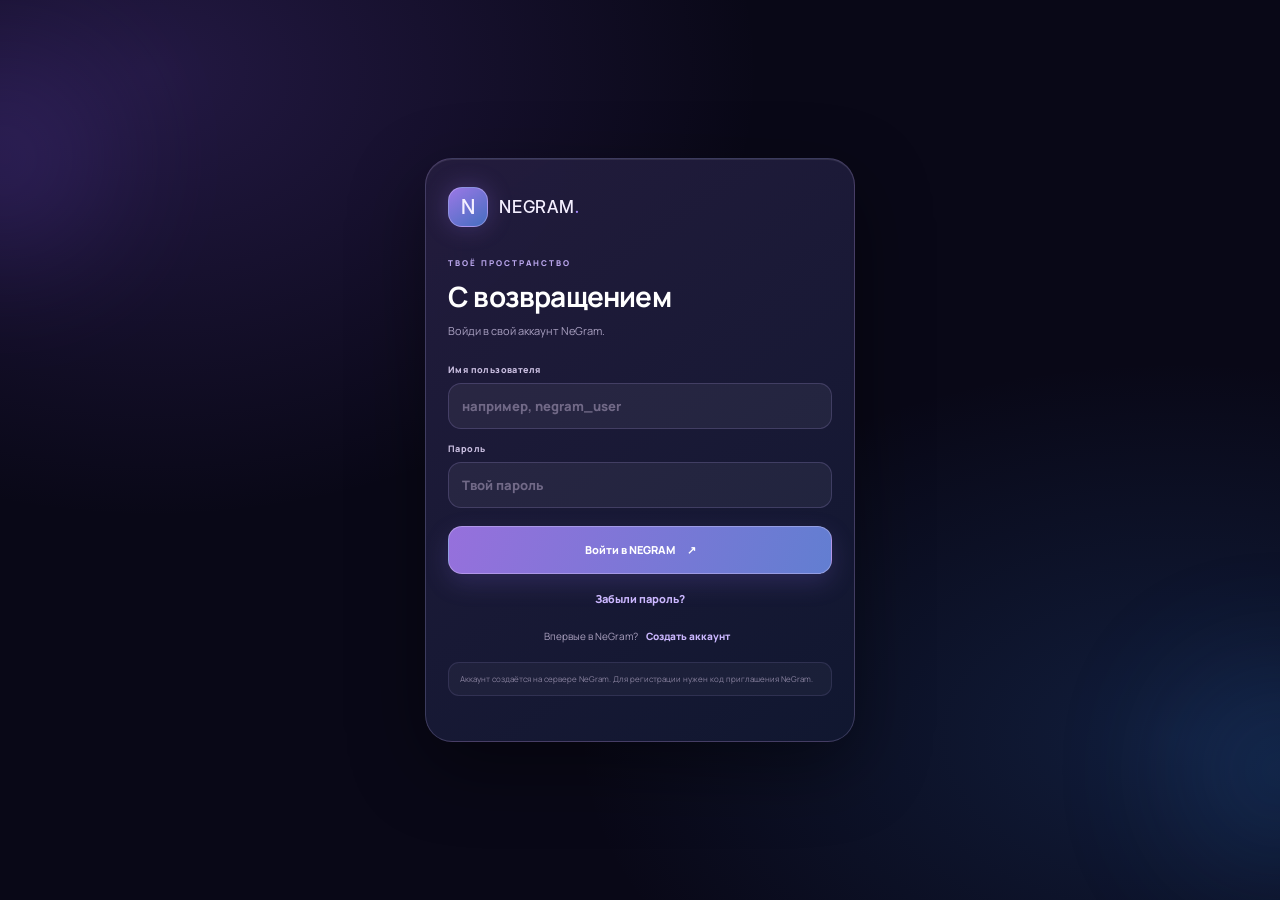
<file: index.html>
<!doctype html>
<html lang="ru">
<head>
  <meta charset="utf-8">
  <meta name="viewport" content="width=device-width,initial-scale=1,viewport-fit=cover">
  <meta name="theme-color" content="#090817">
  <meta name="apple-mobile-web-app-capable" content="yes">
  <meta name="apple-mobile-web-app-status-bar-style" content="black-translucent">
  <meta name="apple-mobile-web-app-title" content="NEGRAM">
  <meta name="description" content="NeGram — мессенджер для общения">
  <link rel="manifest" href="manifest.json">
  <link rel="icon" href="icon.svg" type="image/svg+xml">
  <link rel="apple-touch-icon" href="apple-touch-icon.png">
  <link rel="stylesheet" href="style.css">
  <title>NeGram 4.4 DEV — Telegram UI & Calls</title>
</head>
<body>
  <div class="ambient ambient-one"></div><div class="ambient ambient-two"></div>
  <section class="auth-screen" id="auth-screen" aria-label="Вход в NEGRAM">
    <div class="auth-glow auth-glow-a"></div><div class="auth-glow auth-glow-b"></div>
    <div class="auth-card">
      <div class="auth-brand"><span class="auth-brand-mark">N</span><span>NEGRAM<span class="brand-dot">.</span></span></div>
      <p class="eyebrow">ТВОЁ ПРОСТРАНСТВО</p>
      <h1 id="auth-title">С возвращением</h1>
      <p class="auth-subtitle" id="auth-subtitle">Войди в свой аккаунт NEGRAM.</p>
      <form id="login-form" class="auth-form">
        <label>Имя пользователя<input id="login-username" autocomplete="username" autocapitalize="none" placeholder="например, negram_user" required></label>
        <label>Пароль<input id="login-password" type="password" autocomplete="current-password" placeholder="Твой пароль" required></label>
        <button class="auth-submit" type="submit">Войти в NEGRAM <span>↗</span></button>
      </form>
      <div class="auth-recovery-link"><button type="button" id="open-recovery">Забыли пароль?</button></div>
      <section id="recovery-panel" class="recovery-panel" hidden>
        <div class="recovery-head"><strong>Восстановление аккаунта</strong><button type="button" id="close-recovery" aria-label="Закрыть">×</button></div>
        <div class="recovery-methods"><button type="button" class="recovery-method active" data-recovery="developer">По коду (для разработчика)</button><button type="button" class="recovery-method" data-recovery="phone">По номеру телефона</button></div>
        <form id="developer-recovery-form" class="auth-form recovery-form">
          <label>Имя аккаунта разработчика<input id="recovery-dev-username" autocomplete="username" value="negramdev" required></label>
          <label>Новый пароль<input id="recovery-dev-password" type="password" minlength="8" autocomplete="new-password" placeholder="Не менее 8 символов" required></label>
          <label>RESET_SECRET<input id="recovery-dev-secret" type="password" autocomplete="off" placeholder="Секрет из Cloudflare" required></label>
          <button class="auth-submit" type="submit">Восстановить аккаунт</button>
        </form>
        <form id="phone-recovery-form" class="auth-form recovery-form" hidden>
          <label>Привязанный номер телефона<input id="recovery-phone" type="tel" autocomplete="tel" placeholder="+7…" required></label>
          <button class="auth-submit" type="submit">Получить SMS-код</button>
          <p class="recovery-note">SMS-восстановление станет доступно после подключения и проверки SMS-провайдера. Если номер заранее не привязан, восстановить аккаунт по телефону нельзя.</p>
        </form>
        <p id="recovery-status" class="auth-error" aria-live="polite"></p>
      </section>
      <form id="register-form" class="auth-form" hidden>
        <label>Как тебя называть<input id="register-name" maxlength="32" autocomplete="name" placeholder="Имя" required></label>
        <label>Имя пользователя<input id="register-username" maxlength="24" autocomplete="username" autocapitalize="none" placeholder="латиница, цифры и _" required></label>
        <label>Придумай пароль<input id="register-password" type="password" minlength="8" autocomplete="new-password" placeholder="Минимум 8 символов" required></label>
        <label>Код приглашения<input id="register-invite" type="password" autocomplete="off" placeholder="Код от владельца NeGram" required></label>
        <button class="auth-submit" type="submit">Создать аккаунт <span>✦</span></button>
      </form>
      <p class="auth-switch" id="auth-switch-text">Впервые в NEGRAM? <button type="button" id="show-register">Создать аккаунт</button></p>
      <p class="auth-local-note">Аккаунт создаётся на сервере NeGram. Для регистрации нужен код приглашения NeGram.</p>
      <p class="auth-error" id="auth-error" role="alert" aria-live="polite"></p>
    </div>
  </section>
  <div class="app-shell">
    <header class="topbar">
      <button class="brand" data-page="chats" aria-label="На главную">
        <span class="brand-mark"><svg viewBox="0 0 40 40" aria-hidden="true"><path d="M20.5 10.2c-1.8-3.2-.2-6.1 3.2-7.1-.2 3.2-1.1 5.5-3.2 7.1Z"/><path d="M21 11.5c-5.7-4.2-13.1-.5-13.1 8.1 0 8.1 5.3 16 11.1 16 2.1 0 3.1-1.3 5.2-1.3s3.1 1.3 5.1 1.3c5.7 0 10.4-8.2 10.4-15.5 0-7.7-6.3-11.9-12.4-8.9-2.2 1.1-3.8 1.2-6.3.3Z" transform="translate(-2 -1) scale(.95)"/></svg></span>
        <span class="brand-word">NEGRAM<span class="brand-dot">.</span></span>
      </button>
      <div class="top-actions"><span class="demo-label"><i></i> ЛИЧНОЕ ПРОСТРАНСТВО</span><button class="avatar-mini" data-page="profile" aria-label="Профиль">У</button></div>
    </header>

    <div id="incoming-call-banner" class="incoming-call-banner" hidden aria-live="assertive"></div>
    <main id="main-content">
      <section class="page active" id="page-chats">
        <div class="page-heading"><div><p class="eyebrow">ТВОЁ ПРОСТРАНСТВО</p><h1>Сообщения<span class="heading-spark">✦</span></h1><p class="subheading">Твои разговоры. Твои правила.</p></div><button class="icon-button" id="new-chat" aria-label="Новый чат">＋</button></div>
        <div class="search-wrap"><span>⌕</span><input id="search-input" type="search" placeholder="Поиск" autocomplete="off"><kbd>⌘ K</kbd></div>
        <div class="chat-list-toolbar"><div class="chat-list-heading"><strong id="chat-list-title">Все чаты</strong><span class="tiny-count">0</span></div><button type="button" id="archive-toggle" class="archive-toggle" aria-pressed="false">▣ Архив <span id="archive-count">0</span></button></div>
        <div id="network-chat-list" class="network-chat-list" aria-live="polite"></div>
        <div class="archive-empty" id="archive-empty" hidden>Архив пока пуст</div>
        <div class="chat-actions-row"><button class="text-action" id="open-contacts" type="button">⌕ Найти пользователя</button><button class="text-action" id="new-group" type="button">＋ Групповой чат</button></div>
        <div class="empty-space"><div class="empty-orb"><span>✧</span></div><h3>Твоё пространство начинается здесь</h3><p>Создай личный или групповой чат и общайся с другими аккаунтами через интернет.</p><button class="text-action" id="empty-open">Создать личный чат <span>↗</span></button></div>
      </section>


      <section class="page" id="page-contacts">
        <div class="page-heading"><div><p class="eyebrow">NEGRAM PEOPLE</p><h1>Контакты</h1><p class="subheading">Найди знакомых и начни общение.</p></div><button class="icon-button" id="contacts-add" type="button" aria-label="Найти контакт">＋</button></div>
        <form class="contacts-search" id="contacts-page-search-form"><span>⌕</span><input id="contacts-page-search" placeholder="Поиск по имени или @нику" autocomplete="off" minlength="2"><button type="submit">Найти</button></form>
        <div class="contacts-results" id="contacts-page-results"><div class="calls-empty">Здесь появятся найденные пользователи NeGram.</div></div>
      </section>
      <section class="page" id="page-calls">
        <div class="page-heading"><div><p class="eyebrow">NEGRAM CALLS</p><h1>Звонки</h1><p class="subheading">Голосовые и видеозвонки.</p></div><span class="calls-live-dot">● СВЯЗЬ</span></div>
        <div id="incoming-calls" class="incoming-calls" aria-live="polite"></div>
        <div class="calls-section-title">Недавние</div><div id="calls-history" class="calls-history"><div class="calls-empty">История звонков появится после первых вызовов.</div></div>
        <p class="calls-note">Для звонков разреши доступ к микрофону, а для видео — ещё и к камере. Для соединений через некоторые сети потребуется TURN-сервер.</p>
      </section>

      <section class="page" id="page-chat">
        <div class="chat-top"><button class="back-button" data-page="chats">‹</button><div class="chat-avatar small avatar-orbit"><span>✦</span><b class="online-dot"></b></div><div class="chat-top-info"><strong>Тестовый чат</strong><span><i class="online-dot tiny"></i> только на этом устройстве</span></div><div class="chat-head-actions"><button class="icon-button small-icon" id="chat-call-audio" aria-label="Аудиозвонок">☎</button><button class="icon-button small-icon" id="chat-call-video" aria-label="Видеозвонок">▣</button><button class="icon-button small-icon" id="chat-options">•••</button></div></div>
        <div class="chat-notice"><span>◇</span> NeGram · онлайн-переписка</div><div class="typing-indicator" id="typing-indicator" aria-live="polite" hidden></div>
        <div class="messages-area" id="messages-area"><div class="day-divider"><span>СЕГОДНЯ</span></div><div class="welcome-message"><div class="welcome-symbol">N</div><strong>Добро пожаловать в NEGRAM</strong><p>Выбери собеседника и начни настоящую переписку через сервер NeGram.</p></div></div>
        <div class="inline-sticker-tray" id="inline-sticker-tray" hidden><div class="inline-tray-head"><strong>Стикеры NEGRAM</strong><button type="button" id="open-sticker-gallery">Все стикеры ↗</button></div><div class="inline-sticker-list" id="inline-sticker-list"></div></div>
        <div class="voice-tools" id="voice-tools" hidden><div class="voice-tool-title">ГОЛОСОВОЙ ЭФФЕКТ</div><div class="voice-presets"><button type="button" class="voice-preset active" data-voice="autotune">✨ AutoTune Pop</button><button type="button" class="voice-preset" data-voice="natural">Естественный</button><button type="button" class="voice-preset" data-voice="deep">Deep</button><button type="button" class="voice-preset" data-voice="robot">Robot</button></div><small id="voice-status" role="status">AutoTune Pop: запиши голос, чтобы применить Pop-обработку. Первые два применения бесплатны.</small><div class="voice-record-row"><span id="voice-record-state">Готово к записи</span><button type="button" id="voice-send-recording">● Записать голос</button></div></div>
        <form class="composer" id="message-form"><button type="button" class="attach-button" id="attach-button" aria-label="Фото и видео — скоро">＋</button><input id="media-input" type="file" accept="image/*,video/*" multiple hidden><button type="button" class="composer-tool" id="sticker-toggle" aria-label="Стикеры">✧</button><input id="message-input" maxlength="1000" placeholder="Сообщение…" autocomplete="off"><button type="button" class="composer-tool video-circle-button" id="video-circle-button" aria-label="Видеокружок — скоро">◉</button><button type="button" class="composer-tool mic-tool" id="voice-button" aria-label="Голосовое сообщение и AutoTune Pop" title="Голосовое сообщение / AutoTune Pop">●</button><button class="send-button" type="submit" aria-label="Отправить">↑</button></form>
      </section>

      <section class="page" id="page-profile">
        <div class="page-heading"><div><p class="eyebrow">ТВОЯ ЛИЧНОСТЬ</p><h1>Профиль</h1><p class="subheading">Твоё имя. Твои правила.</p></div><button class="icon-button" data-page="settings">⚙</button></div>
        <div class="profile-card"><div class="profile-cover" id="profile-cover"><div class="cover-orbit orbit-a"></div><div class="cover-orbit orbit-b"></div><span class="cover-word">NEGRAM</span></div><div class="profile-main"><div class="profile-avatar" id="profile-avatar">У<span class="avatar-glint"></span></div><div class="profile-name-row"><div><h2 id="profile-display-name">Пользователь</h2><p id="profile-username">@the_ugly_smile</p></div><span class="profile-badges" id="profile-badges"><span class="profile-badge">✦ DEVELOPER</span><span class="profile-badge premium-badge">✦ NEGRAM +</span></span></div><p class="profile-bio" id="profile-bio">Моё пространство. Мои правила.</p><div class="profile-stats"><div><strong>01</strong><span>ДИАЛОГ</span></div><div><strong>∞</strong><span>ИДЕИ</span></div><div><strong>01</strong><span>УСТРОЙСТВО</span></div></div></div></div>
        <div class="section-line"><span>АККАУНТ</span><span class="line"></span></div>
        <div class="profile-edit-card">
          <div class="profile-edit-head"><strong>Настройка аккаунта</strong><small>Имя, описание, фото и обложка профиля</small></div>
          <div class="account-edit-fields"><label>Отображаемое имя<input id="profile-name-input" maxlength="32" placeholder="Твоё имя"></label><label>О себе<textarea id="profile-bio-input" maxlength="160" rows="2" placeholder="Расскажи немного о себе"></textarea></label><button type="button" class="profile-save-button" id="save-profile">Сохранить профиль</button></div>
          <div class="profile-edit-actions"><button type="button" id="change-avatar">Изменить фото профиля</button><button type="button" id="change-cover">Изменить обложку</button></div>
          <input type="file" id="avatar-file" accept="image/*" hidden><input type="file" id="cover-file" accept="image/*" hidden>
          <div class="preset-title">Готовые аватарки</div><div class="preset-avatar-grid" id="preset-avatars"></div>
          <div class="preset-title">Готовые обложки</div><div class="preset-cover-grid" id="preset-covers"></div>
        </div>
        <div class="settings-list"><button class="setting-row" data-page="settings"><span class="setting-icon violet">◈</span><span><strong>Настройки профиля</strong><small>Имя, описание и оформление</small></span><b>›</b></button><button class="setting-row" data-page="bubbles"><span class="setting-icon blue">▱</span><span><strong>Пузыри сообщений</strong><small>Выбери стиль переписки</small></span><b>›</b></button><button class="setting-row" data-page="stickers"><span class="setting-icon pink">✧</span><span><strong>Стикеры и Emoji</strong><small>Crayon, Kawaii, Emoticon и мои стикеры</small></span><b>›</b></button></div>
        <button class="premium-shortcut" data-page="premium"><span class="premium-shortcut-icon">✦</span><span><strong>NeGram +</strong><small>Эксклюзивное оформление и возможности</small></span><b>›</b></button>
      </section>

      <section class="page" id="page-stickers">
        <div class="page-heading"><div><p class="eyebrow">ЭМОЦИИ БЕЗ СЛОВ</p><h1>NEGRAM эмоции</h1><p class="subheading">Наши собственные живые персонажи.</p></div><span class="sticker-count">01 / 08</span></div>
        <div class="sticker-feature sticker-feature-live"><div class="sticker-feature-orb"><span class="feature-spark">✦</span><span class="feature-face">N</span></div><div><span class="eyebrow">NEGRAM STUDIO · SERIES 01</span><h2>Маленькие эмоции. Большой характер.</h2><p>Оригинальные персонажи NEGRAM. Сетевая отправка стикеров подключается отдельно.</p></div></div>
        <div class="sticker-toolbar"><span>КОЛЛЕКЦИЯ · 20 СТИКЕРОВ</span><span class="live-indicator"><i></i> АНИМАЦИЯ</span></div>
        <div class="emoji-pack-tabs" role="tablist" aria-label="Наборы Emoji">
          <button type="button" class="emoji-pack-tab active" data-pack="crayon">🖍 Crayon</button>
          <button type="button" class="emoji-pack-tab" data-pack="kawaii">🌸 Kawaii</button>
          <button type="button" class="emoji-pack-tab" data-pack="emoticon">☺ Emoticon</button>
        </div>
        <div id="emoji-pack-grid" class="emoji-pack-grid" aria-live="polite"></div>
        <p class="pack-footnote">Это встроенные наборы символов и анимированные превью. Авторские графические стикеры и синхронизация изображений между пользователями требуют отдельного медиахранилища.</p>
        <div class="sticker-collection" id="sticker-collection">
          <button class="sticker-card" data-sticker="pulse"><span class="sticker-art art-pulse"><svg viewBox="0 0 120 120" aria-hidden="true"><defs><radialGradient id="gPulse" cx="32%" cy="24%"><stop stop-color="#f4eaff"/><stop offset=".35" stop-color="#bd9aff"/><stop offset="1" stop-color="#6245d7"/></radialGradient></defs><circle cx="60" cy="61" r="43" fill="url(#gPulse)"/><path d="M28 48Q38 17 72 22" fill="none" stroke="#fff" stroke-opacity=".65" stroke-width="5" stroke-linecap="round"/><ellipse cx="46" cy="58" rx="5" ry="7" fill="#211743"/><ellipse cx="74" cy="58" rx="5" ry="7" fill="#211743"/><path d="M47 76Q60 88 74 75" fill="none" stroke="#34205e" stroke-width="4" stroke-linecap="round"/><path d="M20 32l5-8m70 11 7-6" stroke="#d8c4ff" stroke-width="3" stroke-linecap="round"/></svg></span><strong>Пульс</strong><small>Радость</small></button>
          <button class="sticker-card" data-sticker="wisp"><span class="sticker-art art-wisp"><svg viewBox="0 0 120 120" aria-hidden="true"><defs><linearGradient id="gWisp" x2=".9" y2="1"><stop stop-color="#fff"/><stop offset=".55" stop-color="#c9c2ff"/><stop offset="1" stop-color="#7b8eff"/></linearGradient></defs><path d="M60 18C38 18 27 37 29 62l-4 28q10-8 18 0 9-11 18 0 9-11 18 0 8-8 16 0l-4-28C93 37 82 18 60 18Z" fill="url(#gWisp)" stroke="#fff" stroke-opacity=".8" stroke-width="2"/><ellipse cx="48" cy="58" rx="4" ry="7" fill="#35305d"/><ellipse cx="71" cy="58" rx="4" ry="7" fill="#35305d"/><path d="M51 72q9 8 18 0" fill="none" stroke="#625a9b" stroke-width="3" stroke-linecap="round"/><circle cx="90" cy="28" r="5" fill="#b7a5ff"/></svg></span><strong>Висп</strong><small>Привет</small></button>
          <button class="sticker-card" data-sticker="prism"><span class="sticker-art art-prism"><svg viewBox="0 0 120 120" aria-hidden="true"><defs><linearGradient id="gPrism" x1="0" y1="0" x2="1" y2="1"><stop stop-color="#f5edff"/><stop offset=".4" stop-color="#a98cff"/><stop offset="1" stop-color="#4c8fe8"/></linearGradient></defs><path d="M60 12 98 42 84 91 36 98 17 51Z" fill="url(#gPrism)" stroke="#fff" stroke-opacity=".75" stroke-width="2"/><path d="m60 12 2 77M17 51l45 38 36-47M36 98l26-9" fill="none" stroke="#fff" stroke-opacity=".45" stroke-width="2"/><circle cx="48" cy="57" r="3.5" fill="#28214b"/><circle cx="71" cy="57" r="3.5" fill="#28214b"/><path d="M52 71q8 7 16 0" fill="none" stroke="#3a2c70" stroke-width="3" stroke-linecap="round"/></svg></span><strong>Призма</strong><small>Вау!</small></button>
          <button class="sticker-card" data-sticker="orbit"><span class="sticker-art art-orbit"><svg viewBox="0 0 120 120" aria-hidden="true"><defs><radialGradient id="gOrbit"><stop stop-color="#9eeaff"/><stop offset=".7" stop-color="#477fe0"/><stop offset="1" stop-color="#293a92"/></radialGradient></defs><ellipse cx="60" cy="62" rx="51" ry="19" transform="rotate(-27 60 62)" fill="none" stroke="#c4eaff" stroke-width="5"/><circle cx="60" cy="60" r="31" fill="url(#gOrbit)"/><ellipse cx="49" cy="58" rx="5" ry="7" fill="#102653"/><ellipse cx="70" cy="58" rx="5" ry="7" fill="#102653"/><path d="M49 73q11 9 22 0" fill="none" stroke="#102653" stroke-width="3.5" stroke-linecap="round"/><circle cx="98" cy="31" r="5" fill="#e1f7ff"/></svg></span><strong>Орбит</strong><small>Космос</small></button>
          <button class="sticker-card" data-sticker="heart"><span class="sticker-art art-heart"><svg viewBox="0 0 120 120" aria-hidden="true"><defs><linearGradient id="gHeart" x1="0" y1="0" x2=".9" y2="1"><stop stop-color="#ffd9f1"/><stop offset=".5" stop-color="#f28bc9"/><stop offset="1" stop-color="#9d54ce"/></linearGradient></defs><path d="M60 98S15 69 19 42C23 17 51 18 60 39 72 15 100 21 102 44c2 25-42 54-42 54Z" fill="url(#gHeart)" stroke="#ffe9f8" stroke-width="2"/><ellipse cx="47" cy="54" rx="4" ry="6" fill="#58224f"/><ellipse cx="72" cy="54" rx="4" ry="6" fill="#58224f"/><path d="M51 68q9 8 18 0" fill="none" stroke="#7b2c69" stroke-width="3" stroke-linecap="round"/><path d="m30 25 4-7m55 7 5-7" stroke="#ffe7f6" stroke-width="3" stroke-linecap="round"/></svg></span><strong>Люми</strong><small>Люблю</small></button>
          <button class="sticker-card" data-sticker="alien"><span class="sticker-art art-alien"><svg viewBox="0 0 120 120" aria-hidden="true"><defs><linearGradient id="gAlien" x2=".9" y2="1"><stop stop-color="#d8ffcc"/><stop offset=".55" stop-color="#76d9b5"/><stop offset="1" stop-color="#398eaa"/></linearGradient></defs><path d="M60 15C34 15 23 36 29 70c4 23 18 35 31 35s28-13 32-35C98 36 86 15 60 15Z" fill="url(#gAlien)" stroke="#d9fff0" stroke-width="2"/><ellipse cx="45" cy="58" rx="9" ry="13" transform="rotate(18 45 58)" fill="#183b4a"/><ellipse cx="75" cy="58" rx="9" ry="13" transform="rotate(-18 75 58)" fill="#183b4a"/><circle cx="48" cy="54" r="3" fill="#fff"/><circle cx="78" cy="54" r="3" fill="#fff"/><path d="M52 82q8 5 16 0" fill="none" stroke="#236b72" stroke-width="3" stroke-linecap="round"/><path d="M31 28 20 17m69 11 11-11" stroke="#9bf1d5" stroke-width="4" stroke-linecap="round"/></svg></span><strong>Зип</strong><small>Удивление</small></button>
          <button class="sticker-card" data-sticker="moon"><span class="sticker-art art-moon"><svg viewBox="0 0 120 120" aria-hidden="true"><defs><linearGradient id="gMoon" x2=".8" y2="1"><stop stop-color="#fff4c8"/><stop offset=".65" stop-color="#d6baff"/><stop offset="1" stop-color="#8272d5"/></linearGradient></defs><path d="M84 19C54 26 43 59 58 82c9 14 25 20 42 15C85 117 46 111 29 83 8 49 35 10 70 13c5 0 10 2 14 6Z" fill="url(#gMoon)"/><circle cx="60" cy="58" r="3" fill="#534477"/><circle cx="75" cy="58" r="3" fill="#534477"/><path d="M62 70q7 5 13 0" fill="none" stroke="#6d5a91" stroke-width="3" stroke-linecap="round"/><path d="m25 26 3-7m-9 16-7-3" stroke="#fff0bd" stroke-width="3" stroke-linecap="round"/></svg></span><strong>Луна</strong><small>Спокойствие</small></button>
          <button class="sticker-card" data-sticker="spark"><span class="sticker-art art-spark"><svg viewBox="0 0 120 120" aria-hidden="true"><defs><linearGradient id="gSpark" x2=".8" y2="1"><stop stop-color="#fff5bc"/><stop offset=".45" stop-color="#ffc66f"/><stop offset="1" stop-color="#ff7fba"/></linearGradient></defs><path d="M60 8 72 43 108 31 84 60 108 88 72 77 60 112 48 77 12 88 36 60 12 31 48 43Z" fill="url(#gSpark)" stroke="#fff0d6" stroke-width="2"/><circle cx="49" cy="57" r="3.5" fill="#70416c"/><circle cx="71" cy="57" r="3.5" fill="#70416c"/><path d="M51 70q9 8 18 0" fill="none" stroke="#8c4c69" stroke-width="3" stroke-linecap="round"/></svg></span><strong>Искра</strong><small>Ура!</small></button>
          <button class="sticker-card extra-sticker" data-sticker="fox"><span class="sticker-art extra-art fox-art">🦊</span><strong>Фокс</strong><small>Хитрость</small></button>
          <button class="sticker-card extra-sticker" data-sticker="cat"><span class="sticker-art extra-art cat-art">🐈‍⬛</span><strong>Нокс</strong><small>Настроение</small></button>
          <button class="sticker-card extra-sticker" data-sticker="dragon"><span class="sticker-art extra-art dragon-art">🐉</span><strong>Драко</strong><small>Огонь</small></button>
          <button class="sticker-card extra-sticker" data-sticker="robot"><span class="sticker-art extra-art robot-art">🤖</span><strong>Бип</strong><small>Загрузка</small></button>
          <button class="sticker-card extra-sticker" data-sticker="capy"> <span class="sticker-art extra-art capy-art">🦫</span><strong>Капи</strong><small>Спокойствие</small></button>
          <button class="sticker-card extra-sticker" data-sticker="frog"><span class="sticker-art extra-art frog-art">🐸</span><strong>Квак</strong><small>Окей</small></button>
          <button class="sticker-card extra-sticker" data-sticker="penguin"><span class="sticker-art extra-art penguin-art">🐧</span><strong>Пин</strong><small>Холодок</small></button>
          <button class="sticker-card extra-sticker" data-sticker="rocket"><span class="sticker-art extra-art rocket-art">🚀</span><strong>Рокет</strong><small>Погнали</small></button>
          <button class="sticker-card extra-sticker" data-sticker="planet"><span class="sticker-art extra-art planet-art">🪐</span><strong>Сатурн</strong><small>Орбита</small></button>
          <button class="sticker-card extra-sticker" data-sticker="mushroom"><span class="sticker-art extra-art mushroom-art">🍄</span><strong>Шрум</strong><small>Магия</small></button>
          <button class="sticker-card extra-sticker" data-sticker="lightning"><span class="sticker-art extra-art lightning-art">⚡</span><strong>Заряд</strong><small>Энергия</small></button>
          <button class="sticker-card extra-sticker" data-sticker="trophy"><span class="sticker-art extra-art trophy-art">🏆</span><strong>Топ</strong><small>Победа</small></button>

        </div>
        <p class="sticker-hint">Анимация работает прямо в NEGRAM. Сетевая отправка стикеров будет подключена после файлового хранилища.</p>
        <div class="sticker-studio-card"><div><span class="eyebrow">NEGRAM STICKER LAB · PREMIUM</span><h2>Создай свой стикер</h2><p>Загрузи фото, добавь подпись и сохрани в личную коллекцию.</p></div><button class="studio-add" id="studio-add">＋ Добавить</button><input id="sticker-photo-input" type="file" accept="image/*" hidden><div class="sticker-editor" id="sticker-editor" hidden><img id="sticker-source-preview" alt="Предпросмотр стикера"><input id="sticker-caption" maxlength="28" placeholder="Текст на стикере"><div class="editor-actions"><button id="sticker-cancel" type="button">Отмена</button><button id="sticker-save" type="button">Сохранить</button></div></div><div class="my-stickers" id="my-stickers"><span class="my-stickers-empty">Твои стикеры появятся здесь</span></div></div>
        <div class="section-line"><span>50 ЖИВЫХ ЛИЦ</span><span class="line"></span><span class="tiny-count">0.8</span></div>
        <div class="animated-faces-grid" id="animated-faces-grid"></div>
        <div class="profile-edit-card emoji-maker-card">
          <div class="profile-edit-head"><strong>✂️ Создать своё эмодзи</strong><small>Загрузка картинки, кадрирование и личная коллекция</small></div>
          <label class="emoji-upload" for="customEmojiFile"><span>＋</span><b>Выбрать картинку</b><small>PNG, JPG, WEBP или GIF · до 8 МБ</small></label>
          <input id="customEmojiFile" type="file" accept="image/png,image/jpeg,image/webp,image/gif" hidden>
          <label class="emoji-control-label" for="emojiZoom">Масштаб кадрирования</label>
          <input id="emojiZoom" type="range" min="1" max="2.5" step="0.05" value="1" style="width:100%">
          <input id="customEmojiName" class="search" maxlength="24" placeholder="Название эмодзи" style="margin-top:10px">
          <div class="emoji-preview-wrap"><canvas id="emojiCropCanvas" width="256" height="256" aria-label="Предпросмотр своего эмодзи"></canvas><small id="emojiCropHint">Здесь появится предпросмотр</small></div>
          <div class="profile-edit-actions"><button type="button" id="saveCustomEmoji" disabled>＋ Сохранить эмодзи</button><button type="button" id="resetCustomEmoji">Сбросить</button></div>
          <div class="section-line"><span>МОИ ЭМОДЗИ</span><span class="line"></span><span class="tiny-count" id="customEmojiCount">0</span></div>
          <div class="animated-faces-grid" id="customEmojiGrid"></div>
          <p class="auth-local-note">Собственные картинки пока хранятся на этом устройстве и не синхронизируются между аккаунтами или устройствами. 50 стандартных лиц отправляются в онлайн-чат как текстовые эмодзи.</p>
        </div>
      </section>

      <section class="page" id="page-bubbles">
        <div class="page-heading"><div><p class="eyebrow">ПЕРСОНАЛИЗАЦИЯ</p><h1>Пузыри</h1><p class="subheading">Выбери настроение переписки.</p></div><button class="icon-button" data-page="profile">‹</button></div>
        <div class="bubble-preview"><span class="preview-label">ПРЕДПРОСМОТР В ЧАТЕ</span><div class="preview-bubble incoming" id="bubble-preview-in">Привет! Как тебе мой новый пузырь? ✨</div><div class="preview-bubble outgoing" id="bubble-preview-out">Выглядит отлично! 💜</div><span class="preview-time">19:42 · ✓✓ прочитано</span></div>
        <div class="section-line"><span>СТИЛЬ СООБЩЕНИЙ</span><span class="line"></span></div>
        <div class="bubble-options" id="bubble-options">
          <button class="bubble-option selected" data-style="glass"><span class="bubble-swatch swatch-glass"></span><span><strong>Crystal Glass</strong><small>Стеклянный блеск</small></span><i>✓</i></button>
          <button class="bubble-option" data-style="violet"><span class="bubble-swatch swatch-violet"></span><span><strong>Violet Dream</strong><small>Мягкий фиолетовый</small></span><i>✓</i></button>
          <button class="bubble-option" data-style="blue"><span class="bubble-swatch swatch-blue"></span><span><strong>Blue Chrome</strong><small>Холодный синий</small></span><i>✓</i></button>
          <button class="bubble-option" data-style="dark"><span class="bubble-swatch swatch-dark"></span><span><strong>Midnight</strong><small>Тёмный минимализм</small></span><i>✓</i></button>
          <button class="bubble-option" data-style="holo"><span class="bubble-swatch swatch-holo"></span><span><strong>Hologram</strong><small>Переливающийся голографик</small></span><i>✓</i></button>
          <button class="bubble-option" data-style="chrome"><span class="bubble-swatch swatch-chrome"></span><span><strong>Liquid Chrome</strong><small>Жидкий серебристый металл</small></span><i>✓</i></button>
          <button class="bubble-option" data-style="neon"><span class="bubble-swatch swatch-neon"></span><span><strong>Neon Pulse</strong><small>Яркое неоновое свечение</small></span><i>✓</i></button>
          <button class="bubble-option" data-style="rose"><span class="bubble-swatch swatch-rose"></span><span><strong>Rose Quartz</strong><small>Розовый кристалл</small></span><i>✓</i></button>
          <button class="bubble-option" data-style="mint"><span class="bubble-swatch swatch-mint"></span><span><strong>Mint Ice</strong><small>Холодная мятная глубина</small></span><i>✓</i></button>
          <button class="bubble-option" data-style="sunset"><span class="bubble-swatch swatch-sunset"></span><span><strong>Solar Flare</strong><small>Тёплый закатный градиент</small></span><i>✓</i></button>
          <button class="bubble-option" data-style="carbon"><span class="bubble-swatch swatch-carbon"></span><span><strong>Carbon</strong><small>Графитовый минимализм</small></span><i>✓</i></button>
          <button class="bubble-option" data-style="crystal"><span class="bubble-swatch swatch-crystal"></span><span><strong>Prism Crystal</strong><small>Гранёный фиолетово-синий кристалл</small></span><i>✓</i></button>
          <button class="bubble-option" data-style="tiktok"><span class="bubble-swatch swatch-tiktok"></span><span><strong>TikTok Flow</strong><small>Компактные асимметричные пузыри в стиле коротких видео</small></span><i>✓</i></button>
          <button class="bubble-option" data-style="cartoon"><span class="bubble-swatch swatch-cartoon">🐸</span><span><strong>Cartoon</strong><small>Мультяшные формы и контрастная обводка</small></span><i>✓</i></button>
          <button class="bubble-option" data-style="roblox"><span class="bubble-swatch swatch-roblox">💎</span><span><strong>Glamour Diva</strong><small>Яркий игровой блеск</small></span><i>✓</i></button>
          <button class="bubble-option" data-style="frog"><span class="bubble-swatch swatch-frog">🐸</span><span><strong>Frog Mood</strong><small>Лягушачий стиль</small></span><i>✓</i></button>
          <button class="bubble-option" data-style="duck"><span class="bubble-swatch swatch-duck">🦆</span><span><strong>Duckling</strong><small>Утёнок и мягкие жёлтые оттенки</small></span><i>✓</i></button>
          <button class="bubble-option" data-style="capybara"><span class="bubble-swatch swatch-capybara">🦫</span><span><strong>Capybara</strong><small>Спокойный тёплый стиль</small></span><i>✓</i></button>
          <button class="bubble-option" data-style="strongcat"><span class="bubble-swatch swatch-strongcat">🐈</span><span><strong>Strong Cat</strong><small>Графит и спортивный акцент</small></span><i>✓</i></button>
          <button class="bubble-option" data-style="catdog"><span class="bubble-swatch swatch-capybara">🐱🐶</span><span><strong>Cat & Dog</strong><small>Парный кошачье-собачий стиль</small></span><i>✓</i></button>
          <button class="bubble-option" data-style="facepalm"><span class="bubble-swatch swatch-facepalm">🤦</span><span><strong>Facepalm Frog</strong><small>Ироничный зелёный стиль</small></span><i>✓</i></button>
          <button class="bubble-option" data-style="pepehearts"><span class="bubble-swatch swatch-pepehearts">💚</span><span><strong>Hearts</strong><small>Сердца и мягкие оттенки</small></span><i>✓</i></button>
          <button class="bubble-option" data-style="pig"><span class="bubble-swatch swatch-pig">🐷</span><span><strong>Pink Pig</strong><small>Розовый и округлый</small></span><i>✓</i></button>
          <button class="bubble-option" data-style="shark"><span class="bubble-swatch swatch-shark">🦈</span><span><strong>Shark</strong><small>Морской сине-серый стиль</small></span><i>✓</i></button>
          <button class="bubble-option" data-style="heartpepe"><span class="bubble-swatch swatch-pepehearts">💚</span><span><strong>Heart Pepe</strong><small>Фигурный вариант с сердцами</small></span><i>✓</i></button>
          <button class="bubble-option" data-style="pigshark"><span class="bubble-swatch swatch-shark">🐷</span><span><strong>Pig Shark</strong><small>Персонажный вариант</small></span><i>✓</i></button>
          <button class="bubble-option" data-style="doge"><span class="bubble-swatch swatch-capybara">🐕</span><span><strong>Doge</strong><small>Собачий персонажный стиль</small></span><i>✓</i></button>
          <button class="bubble-option" data-style="dino"><span class="bubble-swatch swatch-frog">🦖</span><span><strong>Dino</strong><small>Динозавр</small></span><i>✓</i></button>
          <button class="bubble-option" data-style="tonguebear"><span class="bubble-swatch swatch-rose">🐻</span><span><strong>Tongue Bear</strong><small>Медвежонок</small></span><i>✓</i></button>
          <button class="bubble-option" data-style="frogchick"><span class="bubble-swatch swatch-duck">🐸</span><span><strong>Frog Chick</strong><small>Лягушка и цыплёнок</small></span><i>✓</i></button>
          <button class="bubble-option" data-style="dachshund"><span class="bubble-swatch swatch-capybara">🐕</span><span><strong>Dachshund</strong><small>Такса</small></span><i>✓</i></button>
          <button class="bubble-option" data-style="hungrydog"><span class="bubble-swatch swatch-rose">🐶</span><span><strong>Hungry Dog</strong><small>Голодный пёс</small></span><i>✓</i></button>
          <button class="bubble-option" data-style="excitedpepe"><span class="bubble-swatch swatch-frog">🐸</span><span><strong>Excited Pepe</strong><small>Эмоциональная лягушка</small></span><i>✓</i></button>
        </div>
      </section>

      <section class="page" id="page-themes">
        <div class="page-heading"><div><p class="eyebrow">АТМОСФЕРА NEGRAM</p><h1>Темы</h1><p class="subheading">Меняй настроение всего приложения.</p></div><button class="icon-button" data-page="settings">‹</button></div>
        <div class="theme-grid">
          <button class="theme-option selected" data-theme="nebula"><span class="theme-art theme-nebula"><i></i><b></b></span><strong>Nebula</strong><small>Фирменная фиолетово-синяя</small><em>✓</em></button>
          <button class="theme-option" data-theme="deep"><span class="theme-art theme-deep"><i></i><b></b></span><strong>Deep Space</strong><small>Глубокий ночной космос</small><em>✓</em></button>
          <button class="theme-option" data-theme="aurora"><span class="theme-art theme-aurora"><i></i><b></b></span><strong>Aurora</strong><small>Северное сияние</small><em>✓</em></button>
          <button class="theme-option" data-theme="platinum"><span class="theme-art theme-platinum"><i></i><b></b></span><strong>Platinum</strong><small>Холодный хром</small><em>✓</em></button>
          <button class="theme-option" data-theme="rose"><span class="theme-art theme-rose"><i></i><b></b></span><strong>Rose Nebula</strong><small>Розово-лиловая дымка</small><em>✓</em></button>
        </div>
      </section>

      <section class="page" id="page-premium">
        <div class="page-heading"><div><p class="eyebrow">БОЛЬШЕ ВОЗМОЖНОСТЕЙ</p><h1>NeGram <span class="premium-word">+</span></h1><p class="subheading">Расширь своё пространство.</p></div><button class="icon-button" data-page="profile">‹</button></div>
        <div class="premium-hero"><div class="premium-orb">✦</div><span class="premium-kicker">NEGRAM MEMBERSHIP</span><h2>Твой стиль.<br>Без ограничений.</h2><p>NeGram + — расширенная подписка для тех, кто хочет больше выразительности и инструментов общения. Она открывает эксклюзивные наборы авторских стикеров, дополнительные анимированные реакции, оформление профиля и расширенную персонализацию. Обычные сообщения и реакции остаются бесплатными. Звонки и голосовые сообщения также задуманы как бесплатные функции, но ещё требуют серверной реализации.</p><div class="premium-shine"></div></div>
        <div class="premium-status-row"><span id="premium-status">PREMIUM НЕ ПОДКЛЮЧЁН</span><span class="premium-status-dot"></span></div>
        <div class="premium-benefits">
          <div><span>✦</span><section><strong>Эксклюзивные темы</strong><small>Особые цветовые сочетания и эффекты</small></section></div>
          <div><span>☺</span><section><strong>Авторские анимированные реакции</strong><small>Больше выразительных лиц и эксклюзивных наборов</small></section></div>
          <div><span>✧</span><section><strong>Эксклюзивные стикерпаки</strong><small>Качественные авторские и анимированные стикеры</small></section></div>
          <div><span>◈</span><section><strong>Расширенные пузыри</strong><small>Дополнительные стили сообщений</small></section></div>
          <div><span>✧</span><section><strong>NEGRAM Studio</strong><small>Создание и оформление стикеров</small></section></div>
          <div><span>⌁</span><section><strong>Оформление профиля</strong><small>Обложки, акценты и детали профиля</small></section></div>
          
        </div>
        <div class="premium-code-card"><span class="eyebrow">АКТИВАЦИЯ ПОДПИСКИ</span><h3>У тебя есть код NeGram +?</h3><p>Введи полученный код. Сервер проверит его срок и статус. Неодобренные коды активировать нельзя.</p><form id="premium-activate-form" class="account-edit-fields"><label>Код подписки<input id="premium-code-input" maxlength="40" placeholder="NG4-XXXXXXXXXXXX" autocomplete="off" required></label><button class="profile-save-button" id="activate-premium-code" type="submit">Активировать NeGram +</button><small id="premium-activate-status" class="muted" aria-live="polite"></small></form></div>
        <div class="premium-price-card"><span class="eyebrow">ПЛАН ПОДПИСКИ</span><div class="price-line"><strong>NeGram +</strong><span>Подписка по коду или через оплату</span></div><p>Срок и условия подписки будут показаны до активации. Коды NeGram + проверяются сервером; пробный период и автоматическое списание не включаются без отдельного согласия. Подписка включает эксклюзивные авторские и анимированные стикеры, расширенный набор анимированных реакций, дополнительные темы, оформление и значок NeGram +. Обычные стикеры, реакции, звонки и голосовые сообщения остаются бесплатными.</p><button class="premium-cta" id="premium-demo-toggle" disabled>Оплата ещё не подключена</button><small class="premium-disclaimer">Оплата картой пока не подключена; никаких автоматических списаний нет.</small></div>
        <p class="owner-note">Подписка пока не активируется локальными кнопками: доступ будет проверяться сервером после подключения оплаты.</p>
      </section>

      <section class="page" id="page-developer">
        <div class="page-heading"><div><p class="eyebrow">NEGRAM CONTROL</p><h1>Панель разработчика</h1><p class="subheading">Доступ проверяется сервером. Главный разработчик управляет системой.</p></div><button class="icon-button" data-page="settings">‹</button></div>
        <div class="premium-code-card" data-owner-only><span class="eyebrow">GHOST PLUS</span><h3>Скрытое присутствие</h3><p>Главный разработчик может скрыть свой статус от обычного списка онлайн и при этом видеть доступных для показа пользователей.</p><label class="setting-row setting-toggle-row"><span><strong>Включить Ghost Plus</strong><small>Только для аккаунта с ролью owner</small></span><input id="developer-ghost-toggle" type="checkbox"></label></div>
        <div class="settings-group" data-owner-only><span class="group-label">ПОЛЬЗОВАТЕЛИ ОНЛАЙН</span><button class="setting-row" id="refresh-online-users"><span class="setting-icon blue">●</span><span><strong>Обновить список</strong><small>Показывает только пользователей, разрешивших присутствие</small></span><b>↻</b></button><div id="online-users-list" class="developer-list"><p class="muted">Список будет доступен после развёртывания серверной версии 4.0.</p></div></div>
        <div class="settings-group"><span class="group-label">РЕКОМЕНДАЦИЯ РАЗРАБОТЧИКА</span><p class="muted">Главный и младший разработчики могут рекомендовать кандидатов. Назначить младшего разработчика может только NeGramDev.</p><div class="account-edit-fields"><label>Ник кандидата<input id="junior-candidate" placeholder="username"></label><label>Комментарий к рекомендации<textarea id="junior-reason" rows="2" maxlength="300" placeholder="Почему рекомендуешь этого человека"></textarea></label><button id="recommend-junior" type="button" class="profile-save-button">Отправить рекомендацию</button><div data-owner-only><label>Назначить младшим разработчиком<input id="assign-junior-name" placeholder="username"></label><button id="assign-junior" type="button" class="profile-save-button">Назначить младшим разработчиком</button><button id="load-junior-recommendations" type="button" class="profile-save-button">Посмотреть рекомендации</button><div id="junior-recommendations-list" class="developer-list"></div></div></div></div>
        <div class="settings-group"><span class="group-label">КОДЫ NEGRAM +</span><p class="muted">NeGramDev: 7–365 дней. Младший разработчик: 1–7 дней, один код в месяц, только как предложение на одобрение.</p><div class="account-edit-fields"><label>Срок подписки, дней<input id="dev-code-days" type="number" min="1" max="365" value="30"></label><button id="create-dev-code" type="button" class="profile-save-button">Создать код NeGram +</button><div id="dev-code-result" class="muted" aria-live="polite"></div><div data-owner-only class="account-edit-fields"><label>Одобрить код младшего разработчика<input id="approve-dev-code-input" placeholder="NG4-..."></label><button id="approve-dev-code" type="button" class="profile-save-button">Одобрить код</button></div></div></div>
        <p class="owner-note">Эта панель не выдаёт привилегии сама по себе. Роль owner/junior и выпуск кодов должны быть подтверждены сервером и базой D1.</p>
      </section>

      <section class="page" id="page-settings">
        <div class="page-heading"><div><p class="eyebrow">ВСЁ ПОД КОНТРОЛЕМ</p><h1>Настройки</h1><p class="subheading">Настрой NEGRAM под себя.</p></div></div>
        <div class="settings-group"><span class="group-label">ВНЕШНИЙ ВИД</span><button class="setting-row" data-page="bubbles"><span class="setting-icon violet">▱</span><span><strong>Пузыри сообщений</strong><small>Стиль и внешний вид</small></span><b>›</b></button><button class="setting-row" id="theme-toggle"><span class="setting-icon blue">☼</span><span><strong>Свечение интерфейса</strong><small>Мягкие акценты NEGRAM</small></span><span class="toggle on" id="glow-toggle"></span></button></div>
        <div class="settings-group"><span class="group-label">ПЕРСОНАЛИЗАЦИЯ</span><button class="setting-row" data-page="themes"><span class="setting-icon violet">✧</span><span><strong>Темы оформления</strong><small>Цвета и атмосфера приложения</small></span><b>›</b></button><button class="setting-row" data-page="premium"><span class="setting-icon silver">✦</span><span><strong>NeGram +</strong><small>Подписка и дополнительные возможности</small></span><b>›</b></button><button class="setting-row" data-page="stickers"><span class="setting-icon pink">✧</span><span><strong>Стикеры и Emoji</strong><small>Открыть коллекции и Studio</small></span><b>›</b></button></div>
        <div class="settings-group"><span class="group-label">АККАУНТ</span><button class="setting-row" data-page="profile"><span class="setting-icon violet">◉</span><span><strong>Мой профиль</strong><small>Имя, описание, фотография и данные аккаунта</small></span><b>›</b></button><button class="setting-row" id="switch-account"><span class="setting-icon violet">⇄</span><span><strong>Сменить аккаунт</strong><small>Выйти или войти под другим профилем</small></span><b>›</b></button></div>
        <div class="settings-group" id="phone-security-group"><span class="group-label">БЕЗОПАСНОСТЬ АККАУНТА</span><div class="phone-bind-card"><strong>Номер телефона</strong><p id="phone-bind-status">Номер не привязан. Без заранее подтверждённого номера восстановление через SMS недоступно.</p><form id="phone-bind-form" class="account-edit-fields"><label>Номер телефона<input id="phone-bind-input" type="tel" autocomplete="tel" placeholder="+33… или +7…" required></label><button class="profile-save-button" type="submit">Привязать номер</button></form><small id="phone-bind-note">Для реальной привязки требуется подключённый SMS-провайдер. Сейчас отправка SMS не настроена.</small></div><div class="phone-bind-card password-change-card"><strong>Изменить пароль</strong><p>Для смены пароля подтверди текущий пароль. После смены остальные активные сессии аккаунта будут завершены.</p><form id="change-password-form" class="account-edit-fields"><label>Текущий пароль<input id="current-password" type="password" autocomplete="current-password" required></label><label>Новый пароль<input id="new-password" type="password" minlength="8" autocomplete="new-password" required></label><label>Повтори новый пароль<input id="confirm-new-password" type="password" minlength="8" autocomplete="new-password" required></label><button class="profile-save-button" type="submit">Сменить пароль</button><small id="change-password-status" aria-live="polite"></small></form></div></div>
        <div class="settings-group"><span class="group-label">КОНФИДЕНЦИАЛЬНОСТЬ</span><label class="setting-row setting-toggle-row"><span class="setting-icon blue">◌</span><span><strong>Показывать статус «В сети»</strong><small>Разрешить другим видеть твоё присутствие</small></span><input id="show-online-setting" type="checkbox" checked></label><label class="setting-row setting-toggle-row" data-owner-only><span class="setting-icon violet">👻</span><span><strong>Ghost Plus</strong><small>Скрыть своё присутствие (доступно разработчику)</small></span><input id="ghost-plus-setting" type="checkbox"></label></div>
        <div class="settings-group" id="developer-settings-group" hidden><span class="group-label">ПАНЕЛЬ РАЗРАБОТЧИКА</span><button class="setting-row" data-page="developer"><span class="setting-icon silver">⌘</span><span><strong>NeGram Developer</strong><small>Онлайн, младшие разработчики и коды подписки</small></span><b>›</b></button></div><div class="settings-group"><span class="group-label">ПРИЛОЖЕНИЕ</span><button class="setting-row" id="install-help"><span class="setting-icon pink">⌂</span><span><strong>Установка на iPhone</strong><small>Добавить NEGRAM на экран «Домой»</small></span><b>›</b></button><button class="setting-row" id="about-button"><span class="setting-icon silver">✦</span><span><strong>О NEGRAM</strong><small>Версия 4.4.2 DEV · исправление чатов</small></span><b>›</b></button></div>
        <p class="settings-foot">NEGRAM <span>•</span> ТВОЁ ПРОСТРАНСТВО</p>
      </section>
    </main>

    <nav class="bottom-nav" aria-label="Основная навигация">
      <button class="nav-item" data-page="contacts"><span class="nav-icon">♙</span><span>Контакты</span></button>
      <button class="nav-item" data-page="calls"><span class="nav-icon">☎</span><span>Звонки</span></button>
      <button class="nav-item active" data-page="chats"><span class="nav-icon">▤</span><span>Чаты</span></button>
      <button class="nav-item" data-page="settings"><span class="nav-icon">⚙</span><span>Настройки</span></button>
    </nav>
  </div>
  <section class="contact-modal" id="contact-modal" hidden aria-modal="true" role="dialog" aria-labelledby="contact-modal-title">
    <div class="contact-modal-card">
      <div class="contact-modal-head"><div><p class="eyebrow">NEGRAM CONTACTS</p><h2 id="contact-modal-title">Найти пользователя</h2></div><button type="button" id="close-contacts" aria-label="Закрыть">×</button></div>
      <p class="contact-modal-note">Ищи по имени пользователя или номеру телефона. По номеру будут найдены только аккаунты с подтверждённым номером и включённой видимостью.</p>
      <form id="contact-search-form"><input id="contact-search-query" autocomplete="off" placeholder="@username или +7…" maxlength="64" required><button type="submit">Найти</button></form>
      <div id="contact-search-results" class="contact-search-results" aria-live="polite">Введи имя пользователя или номер телефона.</div>
    </div>
  </section>
  <section class="call-overlay" id="call-overlay" hidden aria-label="Видеозвонок">
    <video id="call-remote-video" class="call-remote-video" autoplay playsinline></video>
    <div class="call-audio-avatar" id="call-audio-avatar">N</div>
    <div class="call-overlay-top"><span class="call-live-indicator">● NEGRAM CALL</span><strong id="call-peer-name">Собеседник</strong><small id="call-state">Подключение…</small></div>
    <video id="call-local-video" class="call-local-video" autoplay muted playsinline></video>
    <div class="call-controls"><button id="call-mute" type="button" aria-label="Выключить микрофон">🎙</button><button id="call-camera" type="button" aria-label="Выключить камеру">▣</button><button id="call-speaker" type="button" aria-label="Переключить звук">◖))</button><button id="call-end" class="call-end" type="button" aria-label="Завершить звонок">☎</button></div>
  </section>
  <div class="toast" id="toast" role="status"></div>
  <script src="config.js"></script>
  <script src="app.js"></script>
</body>
</html>
</file>
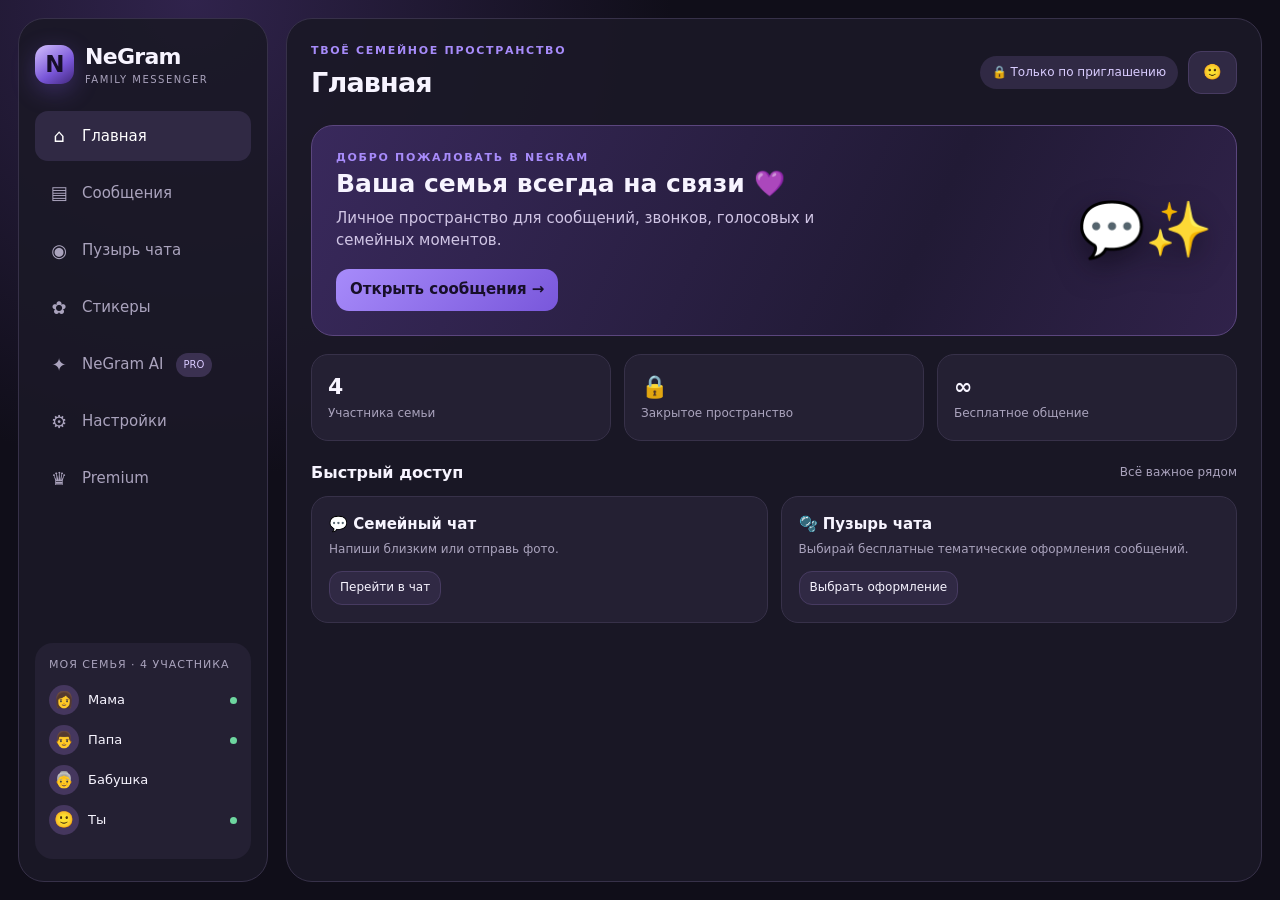
<file: negram-0.7-original.html>
<!DOCTYPE html>
<html lang="ru">
<head>
<meta charset="UTF-8"><meta name="viewport" content="width=device-width, initial-scale=1.0"><meta name="theme-color" content="#171326"><title>NeGram — семейный мессенджер</title>
<style>
:root{--bg:#100e19;--panel:#1b1827;--panel2:#242033;--text:#f7f4ff;--muted:#aaa3bd;--accent:#a78bfa;--accent2:#7657d8;--line:#373149;--bubble-in:#302b3d;--bubble-out:#7657d8;--radius:22px}*{box-sizing:border-box}body{margin:0;background:radial-gradient(circle at 15% 0%,#30234c 0,transparent 34%),var(--bg);color:var(--text);font:15px/1.45 Inter,system-ui,-apple-system,Segoe UI,sans-serif;min-height:100vh}button,input{font:inherit}button{cursor:pointer;color:inherit;border:0}.app{display:grid;grid-template-columns:250px minmax(0,1fr);max-width:1440px;margin:auto;min-height:100vh;padding:18px;gap:18px}.sidebar,.panel,.main{background:rgba(27,24,39,.92);border:1px solid var(--line);border-radius:26px}.sidebar{padding:22px 16px;display:flex;flex-direction:column;gap:24px}.brand{display:flex;align-items:center;gap:11px;font-weight:800;font-size:22px;letter-spacing:-.7px}.logo{width:39px;height:39px;border-radius:13px;background:linear-gradient(145deg,#d4c1ff,#7956d8 60%,#41277c);display:grid;place-items:center;color:#160e2a;font-size:23px;box-shadow:0 7px 24px #7956d855}.brand small{display:block;color:var(--muted);font-size:10px;font-weight:500;letter-spacing:1.5px}.nav{display:grid;gap:7px}.nav button{background:transparent;text-align:left;padding:12px 13px;border-radius:13px;color:var(--muted);display:flex;gap:12px;align-items:center}.nav button.active,.nav button:hover{background:#302944;color:white}.nav .ico{width:22px;text-align:center;font-size:18px}.family{margin-top:auto;background:#242033;padding:14px;border-radius:18px}.family-head{color:var(--muted);font-size:11px;text-transform:uppercase;letter-spacing:1px;margin-bottom:12px}.person{display:flex;align-items:center;gap:9px;margin:10px 0;font-size:13px}.avatar{width:30px;height:30px;border-radius:50%;display:grid;place-items:center;background:#45375e;font-size:16px}.online{width:7px;height:7px;background:#6ed6a0;border-radius:50%;margin-left:auto}.main{padding:24px;min-width:0}.top{display:flex;align-items:center;justify-content:space-between;margin-bottom:23px;gap:12px}.eyebrow{font-size:11px;letter-spacing:1.7px;color:var(--accent);font-weight:700;text-transform:uppercase}.top h1{font-size:27px;margin:4px 0 0;letter-spacing:-.8px}.top-right{display:flex;align-items:center;gap:10px}.pill{background:#302944;color:#d9ccff;padding:8px 12px;border-radius:99px;font-size:12px}.iconbtn,.btn{background:#302944;border:1px solid #473b61;padding:10px 14px;border-radius:13px}.btn.primary{background:linear-gradient(135deg,#a78bfa,#7957db);color:#170f29;font-weight:750;border:0}.btn.small{padding:7px 10px;font-size:12px}.content{display:none}.content.active{display:block}.welcome{padding:24px;border-radius:22px;background:linear-gradient(115deg,#39295c,#211a35 65%,#30224a);border:1px solid #5b467e;display:flex;justify-content:space-between;gap:20px;align-items:center;margin-bottom:18px}.welcome h2{font-size:25px;margin:0 0 6px}.welcome p{color:#d0c5e5;margin:0;max-width:480px}.welcome-art{font-size:54px;filter:drop-shadow(0 10px 14px #09061188)}.cards{display:grid;grid-template-columns:repeat(3,1fr);gap:13px;margin:16px 0}.stat{background:#242033;border:1px solid var(--line);padding:16px;border-radius:17px}.stat b{display:block;font-size:22px}.stat span{color:var(--muted);font-size:12px}.section-title{display:flex;justify-content:space-between;align-items:center;margin:20px 0 12px}.section-title h3{margin:0;font-size:16px}.muted{color:var(--muted)}.chat-layout{display:grid;grid-template-columns:245px minmax(0,1fr);gap:14px;min-height:570px}.chat-list,.chat-window{background:#211d2e;border:1px solid var(--line);border-radius:19px;overflow:hidden}.chat-list{padding:12px}.search{width:100%;background:#171421;color:white;border:1px solid var(--line);padding:11px 12px;border-radius:12px;outline:none}.chat-person{padding:12px 9px;border-radius:13px;display:flex;gap:10px;align-items:center;margin-top:6px;cursor:pointer}.chat-person.selected,.chat-person:hover{background:#332a46}.chat-person b{display:block;font-size:13px}.chat-person small{color:var(--muted);font-size:11px}.chat-window{display:flex;flex-direction:column;min-height:570px}.chat-head{padding:14px 17px;border-bottom:1px solid var(--line);display:flex;align-items:center;justify-content:space-between}.chat-head b{display:block}.chat-head small{color:#75d5a2;font-size:11px}.chat-actions{display:flex;align-items:center;gap:8px;flex-wrap:wrap}.messages{padding:18px;display:flex;flex-direction:column;gap:11px;flex:1;overflow:auto;background:radial-gradient(circle at 50% 40%,#282039,transparent 65%)}.msg{max-width:78%;padding:11px 14px;border-radius:18px;background:var(--bubble-in);align-self:flex-start;position:relative}.msg.mine{background:var(--bubble-out);align-self:flex-end;border-bottom-right-radius:5px}.msg small{display:block;text-align:right;font-size:10px;opacity:.65;margin-top:4px}.composer{display:flex;gap:8px;padding:13px;border-top:1px solid var(--line)}.composer input{flex:1;min-width:0;background:#171421;border:1px solid var(--line);color:white;border-radius:13px;padding:12px;outline:none}.composer button{padding:0 13px;border-radius:13px;background:#302944}.composer .send{background:var(--accent2)}.bubble-preview{background:linear-gradient(135deg,#2a2239,#1c1928);border:1px solid var(--line);border-radius:22px;padding:20px;margin:12px 0 20px}.preview-chat{max-width:520px;margin:14px auto 0;background:#171421;border:1px solid #443858;border-radius:20px;padding:15px;min-height:150px;display:flex;flex-direction:column;gap:12px}.preview-chat .msg{font-size:13px}.bubble-grid{display:grid;grid-template-columns:repeat(3,1fr);gap:13px}.bubble-card{background:#242033;border:1px solid var(--line);border-radius:17px;padding:10px;text-align:left;transition:.18s}.bubble-card:hover,.bubble-card.selected{border-color:#b69bff;box-shadow:0 0 0 2px #a78bfa22}.bubble-thumb{height:92px;border-radius:12px;display:flex;flex-direction:column;justify-content:center;gap:7px;padding:11px;overflow:hidden;position:relative}.bubble-thumb span{font-size:10px;padding:6px 9px;border-radius:13px;width:max-content;max-width:90%;background:#ffffffd9;color:#272033}.bubble-thumb span:last-child{align-self:flex-end;background:#7657d8;color:white}.bubble-card b{display:block;font-size:13px;margin:9px 2px 1px}.bubble-card small{color:var(--muted);font-size:10px;margin-left:2px}.settings-grid{display:grid;grid-template-columns:1fr 1fr;gap:13px}.setting{background:#242033;border:1px solid var(--line);border-radius:17px;padding:17px}.setting h3{margin:0 0 5px;font-size:15px}.setting p{margin:0 0 13px;color:var(--muted);font-size:12px}.feature-row{display:flex;align-items:center;justify-content:space-between;padding:13px 0;border-bottom:1px solid var(--line);gap:10px}.feature-row:last-child{border:0}.tag{font-size:10px;padding:5px 8px;border-radius:99px;background:#3b3151;color:#d9caff}.tag.free{background:#1e493a;color:#a9f0ce}.sticker-grid{display:grid;grid-template-columns:repeat(5,1fr);gap:10px}.sticker{background:#242033;border:1px solid var(--line);border-radius:16px;padding:13px 5px;text-align:center}.sticker .emoji{font-size:36px;display:block;margin-bottom:7px}.sticker small{font-size:11px;color:var(--muted)}.premium{background:linear-gradient(135deg,#3b2b60,#211a35);border:1px solid #7256a5;border-radius:21px;padding:22px}.premium h2{margin:0 0 6px}.premium p{color:#d0c5e5}.premium ul{padding-left:20px;color:#e8e0f5;line-height:2}.note{font-size:11px;color:var(--muted);margin-top:15px}.toast{position:fixed;bottom:22px;left:50%;transform:translateX(-50%);background:#eee8ff;color:#211735;padding:11px 17px;border-radius:12px;font-weight:650;box-shadow:0 10px 35px #0007;display:none;z-index:5}.mobile-nav{display:none}
@media(max-width:850px){.app{grid-template-columns:1fr;padding:9px}.sidebar{display:none}.main{padding:17px 13px 80px}.mobile-nav{display:flex;position:fixed;bottom:8px;left:8px;right:8px;z-index:4;justify-content:space-around;background:#211d2ef2;border:1px solid var(--line);border-radius:17px;padding:8px}.mobile-nav button{background:none;color:var(--muted);font-size:11px;display:grid;justify-items:center;gap:2px}.mobile-nav button.active{color:#d7c8ff}.chat-layout{grid-template-columns:1fr}.chat-list{display:none}.chat-window{min-height:520px}.bubble-grid{grid-template-columns:repeat(2,1fr)}.sticker-grid{grid-template-columns:repeat(3,1fr)}.cards{grid-template-columns:1fr 1fr}.welcome-art{font-size:38px}.settings-grid{grid-template-columns:1fr}}
</style></head>
<body><div class="app">
<aside class="sidebar"><div class="brand"><div class="logo">N</div><div>NeGram<small>FAMILY MESSENGER</small></div></div><nav class="nav"><button class="active" data-page="home"><span class="ico">⌂</span>Главная</button><button data-page="chats"><span class="ico">▤</span>Сообщения</button><button data-page="bubbles"><span class="ico">◉</span>Пузырь чата</button><button data-page="stickers"><span class="ico">✿</span>Стикеры</button><button data-page="ai"><span class="ico">✦</span>NeGram AI <span class="tag">PRO</span></button><button data-page="settings"><span class="ico">⚙</span>Настройки</button><button data-page="premium"><span class="ico">♛</span>Premium</button></nav><div class="family"><div class="family-head">Моя семья · 4 участника</div><div class="person"><div class="avatar">👩</div>Мама <i class="online"></i></div><div class="person"><div class="avatar">👨</div>Папа <i class="online"></i></div><div class="person"><div class="avatar">👵</div>Бабушка</div><div class="person"><div class="avatar">🙂</div>Ты <i class="online"></i></div></div></aside>
<main class="main"><header class="top"><div><div class="eyebrow">ТВОЁ СЕМЕЙНОЕ ПРОСТРАНСТВО</div><h1 id="pageTitle">Главная</h1></div><div class="top-right"><span class="pill">🔒 Только по приглашению</span><button class="iconbtn" onclick="showToast('Настройки профиля — демонстрация')">🙂</button></div></header>
<section class="content active" id="home"><div class="welcome"><div><div class="eyebrow">ДОБРО ПОЖАЛОВАТЬ В NEGRAM</div><h2>Ваша семья всегда на связи 💜</h2><p>Личное пространство для сообщений, звонков, голосовых и семейных моментов.</p><div style="margin-top:17px"><button class="btn primary" onclick="go('chats')">Открыть сообщения →</button></div></div><div class="welcome-art">💬✨</div></div><div class="cards"><div class="stat"><b>4</b><span>Участника семьи</span></div><div class="stat"><b>🔒</b><span>Закрытое пространство</span></div><div class="stat"><b>∞</b><span>Бесплатное общение</span></div></div><div class="section-title"><h3>Быстрый доступ</h3><span class="muted" style="font-size:12px">Всё важное рядом</span></div><div class="settings-grid"><div class="setting"><h3>💬 Семейный чат</h3><p>Напиши близким или отправь фото.</p><button class="btn small" onclick="go('chats')">Перейти в чат</button></div><div class="setting"><h3>🫧 Пузырь чата</h3><p>Выбирай бесплатные тематические оформления сообщений.</p><button class="btn small" onclick="go('bubbles')">Выбрать оформление</button></div></div></section>
<section class="content" id="chats"><div class="chat-layout"><div class="chat-list"><input class="search" placeholder="Поиск чатов"><div class="chat-person selected"><div class="avatar">👨‍👩‍👧‍👦</div><div><b>Наша семья</b><small>Последнее сообщение · сейчас</small></div></div><div class="chat-person"><div class="avatar">👩</div><div><b>Мама</b><small>Хорошего дня 💜</small></div></div><div class="chat-person"><div class="avatar">👨</div><div><b>Папа</b><small>Созвонимся вечером</small></div></div><div class="chat-person"><div class="avatar">👵</div><div><b>Бабушка</b><small>Спасибо за фото!</small></div></div></div><div class="chat-window"><div class="chat-head"><div><b>👨‍👩‍👧‍👦 Наша семья</b><small>4 участника · закрытый чат</small></div><div class="chat-actions"><button class="iconbtn" onclick="showToast('Звонки будут подключены на серверном этапе')">☎</button> <button class="btn small primary" type="button" onclick="openBubbleSettings()">🫧 Изменить пузырёк</button></div></div><div class="messages" id="messages"><div class="msg">Всем привет! Как дела? <small>Мама · 12:40</small></div><div class="msg mine">Всё отлично! 😊 <small>Ты · 12:41</small></div><div class="msg">Сегодня вечером созвонимся? <small>Папа · 12:42</small></div><div class="msg mine">Конечно! 💜 <small>Ты · 12:43</small></div></div><div class="composer"><button onclick="showToast('Выбор стикеров — в разделе Стикеры')">☺</button><button onclick="showToast('Голосовые сообщения появятся после подключения микрофона и сервера')">🎙</button><input id="messageInput" placeholder="Написать сообщение…" onkeydown="if(event.key==='Enter')sendMessage()"><button class="send" onclick="sendMessage()">➤</button></div></div></div><p class="note">Это интерактивный макет: сообщения пока сохраняются только в текущем открытом окне. Для настоящей переписки потребуется защищённый сервер.</p></section>
<section class="content" id="bubbles"><div class="section-title"><h3>Выбери свой пузырь чата</h3><span class="tag free">Все варианты бесплатные</span></div><p class="muted">Сначала посмотри предпросмотр, затем выбери оформление. Это именно дизайн пузырьков сообщений, а не отдельные стикеры.</p><div class="bubble-preview"><div class="eyebrow">ПРЕДПРОСМОТР</div><div class="preview-chat" id="previewChat"><div class="msg" id="previewIn">Привет! Как дела? <small>Мама · 12:40</small></div><div class="msg mine" id="previewOut">Всё супер! 💜 <small>Ты · 12:41</small></div></div><div style="text-align:center;margin-top:12px;font-size:11px;color:var(--muted)">Так будут выглядеть сообщения в переписке</div></div><div class="bubble-grid" id="bubbleGrid"></div><p class="note">Новые темы пузырьков можно добавлять в будущих обновлениях. Все базовые и тематические варианты доступны бесплатно.</p></section>
<section class="content" id="stickers"><div class="section-title"><h3>Стикеры NeGram</h3><span class="tag free">Отправка бесплатная</span></div><p class="muted">Отправляй стикеры семье бесплатно. Создание собственных стикеров и наборов — функция Premium.</p><div class="sticker-grid" id="stickerGrid"></div><div class="setting" style="margin-top:16px"><h3>✂️ Создать свой набор</h3><p>В Premium можно будет загружать картинки, вырезать персонажей и собирать собственные наборы.</p><button class="btn primary" onclick="go('premium')">Узнать о Premium</button></div></section>
<section class="content" id="ai"><div class="premium"><div class="eyebrow">PREMIUM ВОЗМОЖНОСТЬ</div><h2>✨ NeGram AI</h2><p>Помощник для сообщений и их оформления. Напиши черновик, выбери стиль и посмотри результат до отправки.</p><textarea id="aiInput" placeholder="Напиши, что хочешь сказать…" style="width:100%;min-height:95px;background:#171421;color:white;border:1px solid #55436f;border-radius:13px;padding:12px"></textarea><div style="display:flex;gap:8px;flex-wrap:wrap;margin:12px 0"><button class="btn small" onclick="aiRewrite('friendly')">😊 Дружелюбнее</button><button class="btn small" onclick="aiRewrite('short')">✂️ Короче</button><button class="btn small" onclick="aiRewrite('formal')">✍️ Красивее</button><button class="btn small" onclick="aiRewrite('emoji')">✨ Добавить эмодзи</button></div><div id="aiResult" class="setting" style="display:none"><b>Предпросмотр результата</b><p id="aiText" style="margin:8px 0"></p><button class="btn primary small" onclick="showToast('В настоящей версии здесь будет отправка в выбранный чат')">Использовать текст</button></div><p class="note">В этом прототипе показана демонстрация интерфейса. Для настоящих AI-подсказок потребуется подключить AI-сервис.</p></div><div class="setting" style="margin-top:14px"><h3>🎨 AI-оформление</h3><p>В будущем помощник сможет предложить оформление текста: заголовки, разделители, красивые блоки и стили.</p></div></section>
<section class="content" id="settings"><div class="settings-grid"><div class="setting"><h3>🔐 Приватность</h3><p>Семейный доступ только по приглашению.</p><div class="feature-row"><span>Публичный поиск чатов</span><span class="tag free">Выключен</span></div><div class="feature-row"><span>Управление участниками</span><span class="tag">Администратор</span></div><div class="feature-row"><span>Ссылки-приглашения</span><button class="btn small" onclick="showToast('В полной версии можно создавать и отзывать приглашения')">Управлять</button></div></div><div class="setting"><h3>🎨 Внешний вид</h3><p>Выбери общую тему приложения.</p><div class="feature-row"><span>Тёмная фиолетовая</span><button class="btn small" onclick="setTheme('purple')">Выбрать</button></div><div class="feature-row"><span>Чёрная</span><button class="btn small" onclick="setTheme('black')">Выбрать</button></div><div class="feature-row"><span>Светлая</span><button class="btn small" onclick="setTheme('light')">Выбрать</button></div><div class="feature-row"><span>Пузырь чата</span><button class="btn small" onclick="go('bubbles')">Настроить</button></div></div><div class="setting"><h3>🎙 Auto-Tune</h3><p>Первые два применения бесплатно на весь NeGram — общий лимит для всех аккаунтов.</p><div class="feature-row"><span>Осталось бесплатных использований</span><b id="tuneCount">2</b></div><button class="btn small" onclick="useTune()">Демонстрация использования</button><p class="note">Счётчик в макете хранится на этом устройстве. В настоящем сервисе общий лимит будет храниться на сервере.</p></div><div class="setting"><h3>🔔 Уведомления</h3><p>Настройки уведомлений появятся в полной версии.</p><div class="feature-row"><span>Уведомления о сообщениях</span><span class="tag free">Включены</span></div></div></div></section>
<section class="content" id="premium"><div class="premium"><div class="eyebrow">NEGRAM PREMIUM</div><h2>Больше творчества. То же общение. 💜</h2><p>Premium добавляет возможности оформления и создания контента — обычное общение остаётся бесплатным.</p><ul><li>Создание собственных стикеров</li><li>Создание персональных наборов стикеров</li><li>Эксклюзивное оформление приложения</li><li>NeGram AI — помощь с текстом и оформлением сообщений</li><li>Дополнительные визуальные эффекты</li></ul><div class="tag free">Бесплатно навсегда: сообщения, отправка стикеров, реакции, звонки и голосовые</div><p class="note">Подписка и платежи пока не подключены. Если решите запускать платную версию, оплату должен настраивать взрослый владелец проекта через надёжного платёжного провайдера.</p><button class="btn primary" onclick="showToast('Подписка пока не подключена — это макет')">Premium скоро</button></div></section>
</main></div>
<nav class="mobile-nav"><button class="active" data-page="home">⌂<span>Главная</span></button><button data-page="chats">▤<span>Чаты</span></button><button data-page="bubbles">◉<span>Пузырь</span></button><button data-page="stickers">✿<span>Стикеры</span></button><button data-page="settings">⚙<span>Ещё</span></button></nav><div class="toast" id="toast"></div>
<script>
const pages={home:'Главная',chats:'Сообщения',bubbles:'Пузырь чата',stickers:'Стикеры',ai:'NeGram AI',settings:'Настройки',premium:'Premium'};
function go(id){const target=document.getElementById(id);if(!target){showToast('Раздел пока недоступен');return}document.querySelectorAll('.content').forEach(x=>x.classList.toggle('active',x.id===id));document.querySelectorAll('[data-page]').forEach(x=>x.classList.toggle('active',x.dataset.page===id));document.getElementById('pageTitle').textContent=pages[id]||'NeGram';window.scrollTo({top:0,behavior:'smooth'})}
function openBubbleSettings(){go('bubbles')}
document.querySelectorAll('.chat-person').forEach(item=>item.addEventListener('click',()=>{document.querySelectorAll('.chat-person').forEach(x=>x.classList.remove('selected'));item.classList.add('selected');const name=item.querySelector('b')?.textContent||'Наша семья';const head=document.querySelector('.chat-head b');if(head)head.textContent=(name==='Наша семья'?'👨‍👩‍👧‍👦 ':'')+name;showToast('Открыт чат: '+name)}));
document.querySelectorAll('[data-page]').forEach(b=>b.addEventListener('click',()=>go(b.dataset.page)));
function showToast(s){let t=document.getElementById('toast');t.textContent=s;t.style.display='block';clearTimeout(window.toastTimer);window.toastTimer=setTimeout(()=>t.style.display='none',2600)}
function sendMessage(){let i=document.getElementById('messageInput'),v=i.value.trim();if(!v)return;let d=document.createElement('div');d.className='msg mine';d.textContent=v;let sm=document.createElement('small');sm.textContent='Ты · сейчас';d.appendChild(sm);document.getElementById('messages').appendChild(d);i.value='';document.getElementById('messages').scrollTop=99999}
const themes=[['Стандартный','linear-gradient(135deg,#b7a5d9,#7e699e)','Стандартный спокойный стиль'],['Гиппопотам','linear-gradient(135deg,#d6a8c9,#8b6b9c)','Мультяшный бегемотик 🦛'],['Гламурная дива','linear-gradient(135deg,#f2a4d4,#9e4caa)','Блеск и розовый гламур 💅'],['Лягушка и утка','linear-gradient(135deg,#a6d58b,#e9d58a)','Весёлый дуэт 🐸🦆'],['Капибара','linear-gradient(135deg,#c89a68,#8a5d3d)','Уютная капибара 🦫'],['Кот-силач','linear-gradient(135deg,#a6b4c9,#64758f)','Суперсильный кот 💪'],['Лягушка-рукалицо','linear-gradient(135deg,#9acb83,#568e62)','Ох уж эти дела 🤦'],['Кошка и собака','linear-gradient(135deg,#e9c8a8,#a77eae)','Дружная парочка 🐱🐶'],['Сердечки','linear-gradient(135deg,#f3a6c8,#b85c91)','Много сердечек 💕'],['Свинка','linear-gradient(135deg,#f2b2bb,#c96d87)','Розовая свинка 🐷'],['Акула','linear-gradient(135deg,#8fc8d8,#497c9c)','Морская акула 🦈']];
const grid=document.getElementById('bubbleGrid');themes.forEach((t,i)=>{let b=document.createElement('button');b.className='bubble-card'+(i===0?' selected':'');b.innerHTML=`<div class="bubble-thumb" style="background:${t[1]}"><span>Привет!</span><span>Привет 😊</span></div><b>${t[0]}</b><small>${t[2]}</small>`;b.onclick=()=>{document.querySelectorAll('.bubble-card').forEach(x=>x.classList.remove('selected'));b.classList.add('selected');document.getElementById('previewChat').style.background=t[1];document.getElementById('previewIn').style.background='rgba(255,255,255,.88)';document.getElementById('previewIn').style.color='#272033';document.getElementById('previewOut').style.background='#7657d8';document.getElementById('previewChat').style.borderColor='#a78bfa';document.querySelectorAll('#messages .msg:not(.mine)').forEach(x=>{x.style.background='rgba(255,255,255,.88)';x.style.color='#272033'});document.querySelectorAll('#messages .msg.mine').forEach(x=>{x.style.background='#7657d8';x.style.color='#fff'});showToast('Выбрано оформление «'+t[0]+'»')};grid.appendChild(b)});
const stickers=[['🦛','Бегемот'],['💅','Гламур'],['🐸','Лягушка'],['🦆','Утка'],['🦫','Капибара'],['💪','Кот-силач'],['🤦','Рукалицо'],['🐱','Кошка'],['🐶','Собака'],['💕','Сердечки'],['🐷','Свинка'],['🦈','Акула'],['😂','Смешно'],['🥰','Обнимашки'],['🎉','Ура!']];let sg=document.getElementById('stickerGrid');stickers.forEach(s=>{let d=document.createElement('button');d.className='sticker';d.innerHTML=`<span class="emoji">${s[0]}</span><small>${s[1]}</small>`;d.onclick=()=>{showToast('Стикер «'+s[1]+'» выбран — отправка в чате будет доступна в полной версии')};sg.appendChild(d)});
function aiRewrite(mode){let v=document.getElementById('aiInput').value.trim();if(!v){showToast('Сначала напиши черновик сообщения');return}let out=v;if(mode==='friendly')out='Привет! '+v+' 😊';if(mode==='short')out=v.split(/[.!?]/)[0].trim()+'.';if(mode==='formal')out=v.charAt(0).toUpperCase()+v.slice(1).replace(/\s+/g,' ')+' ✨';if(mode==='emoji')out=v+' 💜😊✨';document.getElementById('aiText').textContent=out;document.getElementById('aiResult').style.display='block'}
function useTune(){let n=Number(localStorage.getItem('ng_tune_demo')??2);if(n<=0){showToast('Бесплатные применения Auto-Tune закончились для всего NeGram');return}n--;localStorage.setItem('ng_tune_demo',n);document.getElementById('tuneCount').textContent=n;showToast('Демо Auto-Tune использовано. Осталось: '+n)}document.getElementById('tuneCount').textContent=localStorage.getItem('ng_tune_demo')??2;
function setTheme(t){if(t==='black'){document.documentElement.style.setProperty('--bg','#08090d');document.documentElement.style.setProperty('--panel','#14151b');showToast('Выбрана чёрная тема')}else if(t==='light'){document.documentElement.style.setProperty('--bg','#e9e5f1');document.documentElement.style.setProperty('--text','#211b2c');document.documentElement.style.setProperty('--panel','#fff');document.body.style.background='#e9e5f1';document.querySelector('.main').style.background='#fff';showToast('Светлая тема — демонстрация')}else{document.documentElement.style.setProperty('--bg','#100e19');document.documentElement.style.setProperty('--text','#f7f4ff');document.body.style.background='';document.querySelector('.main').style.background='';showToast('Выбрана фиолетовая тема')}}
</script></body></html>
</file>
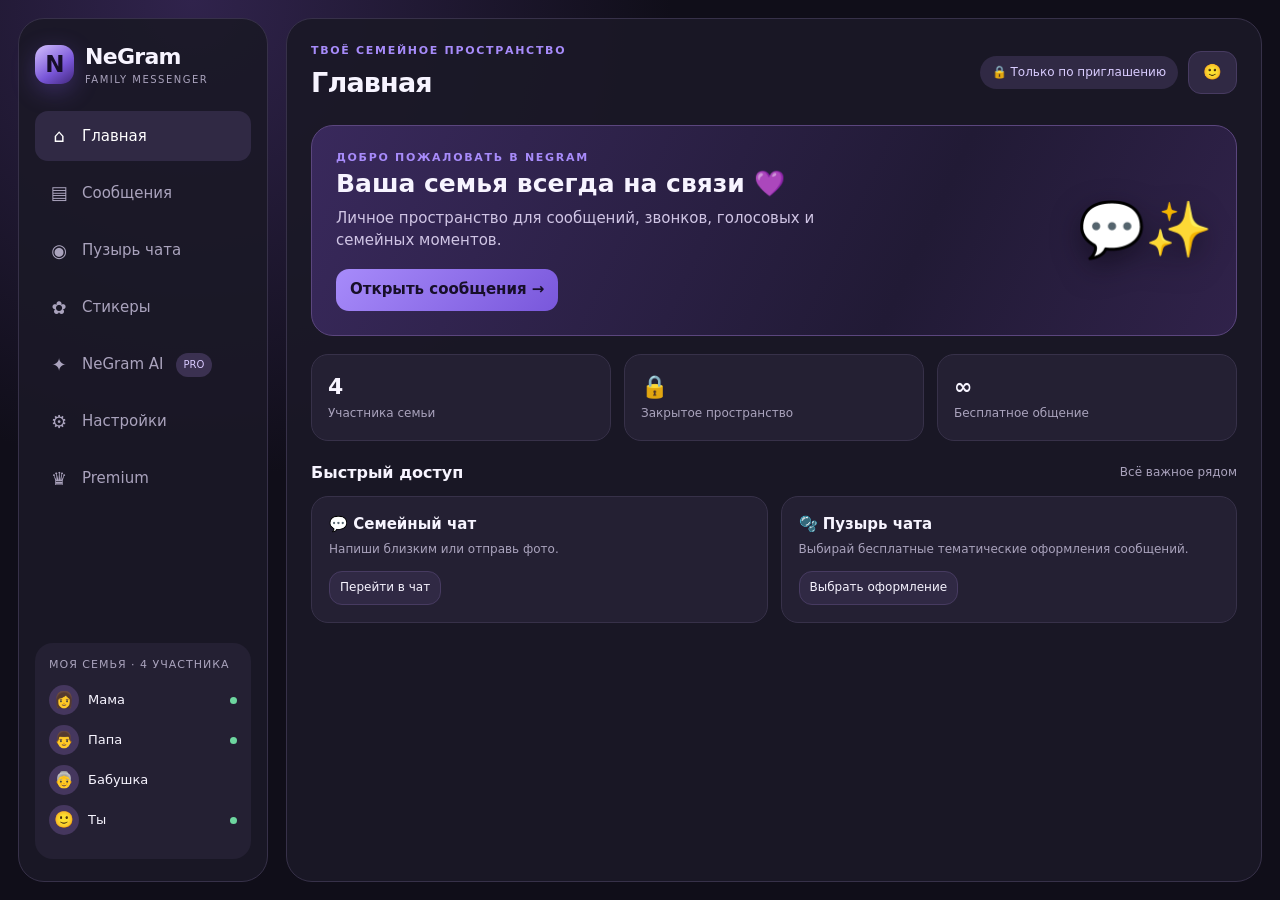
<file: negram.html>
<!DOCTYPE html>
<html lang="ru">
<head>
<meta charset="UTF-8"><meta name="viewport" content="width=device-width, initial-scale=1.0"><meta name="theme-color" content="#171326"><title>NeGram — семейный мессенджер</title>
<style>
:root{--bg:#100e19;--panel:#1b1827;--panel2:#242033;--text:#f7f4ff;--muted:#aaa3bd;--accent:#a78bfa;--accent2:#7657d8;--line:#373149;--bubble-in:#302b3d;--bubble-out:#7657d8;--radius:22px}*{box-sizing:border-box}body{margin:0;background:radial-gradient(circle at 15% 0%,#30234c 0,transparent 34%),var(--bg);color:var(--text);font:15px/1.45 Inter,system-ui,-apple-system,Segoe UI,sans-serif;min-height:100vh}button,input{font:inherit}button{cursor:pointer;color:inherit;border:0}.app{display:grid;grid-template-columns:250px minmax(0,1fr);max-width:1440px;margin:auto;min-height:100vh;padding:18px;gap:18px}.sidebar,.panel,.main{background:rgba(27,24,39,.92);border:1px solid var(--line);border-radius:26px}.sidebar{padding:22px 16px;display:flex;flex-direction:column;gap:24px}.brand{display:flex;align-items:center;gap:11px;font-weight:800;font-size:22px;letter-spacing:-.7px}.logo{width:39px;height:39px;border-radius:13px;background:linear-gradient(145deg,#d4c1ff,#7956d8 60%,#41277c);display:grid;place-items:center;color:#160e2a;font-size:23px;box-shadow:0 7px 24px #7956d855}.brand small{display:block;color:var(--muted);font-size:10px;font-weight:500;letter-spacing:1.5px}.nav{display:grid;gap:7px}.nav button{background:transparent;text-align:left;padding:12px 13px;border-radius:13px;color:var(--muted);display:flex;gap:12px;align-items:center}.nav button.active,.nav button:hover{background:#302944;color:white}.nav .ico{width:22px;text-align:center;font-size:18px}.family{margin-top:auto;background:#242033;padding:14px;border-radius:18px}.family-head{color:var(--muted);font-size:11px;text-transform:uppercase;letter-spacing:1px;margin-bottom:12px}.person{display:flex;align-items:center;gap:9px;margin:10px 0;font-size:13px}.avatar{width:30px;height:30px;border-radius:50%;display:grid;place-items:center;background:#45375e;font-size:16px}.online{width:7px;height:7px;background:#6ed6a0;border-radius:50%;margin-left:auto}.main{padding:24px;min-width:0}.top{display:flex;align-items:center;justify-content:space-between;margin-bottom:23px;gap:12px}.eyebrow{font-size:11px;letter-spacing:1.7px;color:var(--accent);font-weight:700;text-transform:uppercase}.top h1{font-size:27px;margin:4px 0 0;letter-spacing:-.8px}.top-right{display:flex;align-items:center;gap:10px}.pill{background:#302944;color:#d9ccff;padding:8px 12px;border-radius:99px;font-size:12px}.iconbtn,.btn{background:#302944;border:1px solid #473b61;padding:10px 14px;border-radius:13px}.btn.primary{background:linear-gradient(135deg,#a78bfa,#7957db);color:#170f29;font-weight:750;border:0}.btn.small{padding:7px 10px;font-size:12px}.content{display:none}.content.active{display:block}.welcome{padding:24px;border-radius:22px;background:linear-gradient(115deg,#39295c,#211a35 65%,#30224a);border:1px solid #5b467e;display:flex;justify-content:space-between;gap:20px;align-items:center;margin-bottom:18px}.welcome h2{font-size:25px;margin:0 0 6px}.welcome p{color:#d0c5e5;margin:0;max-width:480px}.welcome-art{font-size:54px;filter:drop-shadow(0 10px 14px #09061188)}.cards{display:grid;grid-template-columns:repeat(3,1fr);gap:13px;margin:16px 0}.stat{background:#242033;border:1px solid var(--line);padding:16px;border-radius:17px}.stat b{display:block;font-size:22px}.stat span{color:var(--muted);font-size:12px}.section-title{display:flex;justify-content:space-between;align-items:center;margin:20px 0 12px}.section-title h3{margin:0;font-size:16px}.muted{color:var(--muted)}.chat-layout{display:grid;grid-template-columns:245px minmax(0,1fr);gap:14px;min-height:570px}.chat-list,.chat-window{background:#211d2e;border:1px solid var(--line);border-radius:19px;overflow:hidden}.chat-list{padding:12px}.search{width:100%;background:#171421;color:white;border:1px solid var(--line);padding:11px 12px;border-radius:12px;outline:none}.chat-person{padding:12px 9px;border-radius:13px;display:flex;gap:10px;align-items:center;margin-top:6px;cursor:pointer}.chat-person.selected,.chat-person:hover{background:#332a46}.chat-person b{display:block;font-size:13px}.chat-person small{color:var(--muted);font-size:11px}.chat-window{display:flex;flex-direction:column;min-height:570px}.chat-head{padding:14px 17px;border-bottom:1px solid var(--line);display:flex;align-items:center;justify-content:space-between}.chat-head b{display:block}.chat-head small{color:#75d5a2;font-size:11px}.chat-actions{display:flex;align-items:center;gap:8px;flex-wrap:wrap}.messages{padding:18px;display:flex;flex-direction:column;gap:11px;flex:1;overflow:auto;background:radial-gradient(circle at 50% 40%,#282039,transparent 65%)}.msg{max-width:78%;padding:11px 14px;border-radius:18px;background:var(--bubble-in);align-self:flex-start;position:relative}.msg.mine{background:var(--bubble-out);align-self:flex-end;border-bottom-right-radius:5px}.msg small{display:block;text-align:right;font-size:10px;opacity:.65;margin-top:4px}.composer{display:flex;gap:8px;padding:13px;border-top:1px solid var(--line)}.composer input{flex:1;min-width:0;background:#171421;border:1px solid var(--line);color:white;border-radius:13px;padding:12px;outline:none}.composer button{padding:0 13px;border-radius:13px;background:#302944}.composer .send{background:var(--accent2)}.bubble-preview{background:linear-gradient(135deg,#2a2239,#1c1928);border:1px solid var(--line);border-radius:22px;padding:20px;margin:12px 0 20px}.preview-chat{max-width:520px;margin:14px auto 0;background:#171421;border:1px solid #443858;border-radius:20px;padding:15px;min-height:150px;display:flex;flex-direction:column;gap:12px}.preview-chat .msg{font-size:13px}.bubble-grid{display:grid;grid-template-columns:repeat(3,1fr);gap:13px}.bubble-card{background:#242033;border:1px solid var(--line);border-radius:17px;padding:10px;text-align:left;transition:.18s}.bubble-card:hover,.bubble-card.selected{border-color:#b69bff;box-shadow:0 0 0 2px #a78bfa22}.bubble-thumb{height:92px;border-radius:12px;display:flex;flex-direction:column;justify-content:center;gap:7px;padding:11px;overflow:hidden;position:relative}.bubble-thumb span{font-size:10px;padding:6px 9px;border-radius:13px;width:max-content;max-width:90%;background:#ffffffd9;color:#272033}.bubble-thumb span:last-child{align-self:flex-end;background:#7657d8;color:white}.bubble-card b{display:block;font-size:13px;margin:9px 2px 1px}.bubble-card small{color:var(--muted);font-size:10px;margin-left:2px}.settings-grid{display:grid;grid-template-columns:1fr 1fr;gap:13px}.setting{background:#242033;border:1px solid var(--line);border-radius:17px;padding:17px}.setting h3{margin:0 0 5px;font-size:15px}.setting p{margin:0 0 13px;color:var(--muted);font-size:12px}.feature-row{display:flex;align-items:center;justify-content:space-between;padding:13px 0;border-bottom:1px solid var(--line);gap:10px}.feature-row:last-child{border:0}.tag{font-size:10px;padding:5px 8px;border-radius:99px;background:#3b3151;color:#d9caff}.tag.free{background:#1e493a;color:#a9f0ce}.sticker-grid{display:grid;grid-template-columns:repeat(5,1fr);gap:10px}.sticker{background:#242033;border:1px solid var(--line);border-radius:16px;padding:13px 5px;text-align:center}.sticker .emoji{font-size:36px;display:block;margin-bottom:7px}.sticker small{font-size:11px;color:var(--muted)}.premium{background:linear-gradient(135deg,#3b2b60,#211a35);border:1px solid #7256a5;border-radius:21px;padding:22px}.premium h2{margin:0 0 6px}.premium p{color:#d0c5e5}.premium ul{padding-left:20px;color:#e8e0f5;line-height:2}.note{font-size:11px;color:var(--muted);margin-top:15px}.toast{position:fixed;bottom:22px;left:50%;transform:translateX(-50%);background:#eee8ff;color:#211735;padding:11px 17px;border-radius:12px;font-weight:650;box-shadow:0 10px 35px #0007;display:none;z-index:5}.mobile-nav{display:none}
@media(max-width:850px){.app{grid-template-columns:1fr;padding:9px}.sidebar{display:none}.main{padding:17px 13px 80px}.mobile-nav{display:flex;position:fixed;bottom:8px;left:8px;right:8px;z-index:4;justify-content:space-around;background:#211d2ef2;border:1px solid var(--line);border-radius:17px;padding:8px}.mobile-nav button{background:none;color:var(--muted);font-size:11px;display:grid;justify-items:center;gap:2px}.mobile-nav button.active{color:#d7c8ff}.chat-layout{grid-template-columns:1fr}.chat-list{display:none}.chat-window{min-height:520px}.bubble-grid{grid-template-columns:repeat(2,1fr)}.sticker-grid{grid-template-columns:repeat(3,1fr)}.cards{grid-template-columns:1fr 1fr}.welcome-art{font-size:38px}.settings-grid{grid-template-columns:1fr}}

/* NeGram 0.7 emoji upgrade — additive styles; original layout preserved */
.sticker.animated-face .emoji{transform-origin:50% 70%;animation:faceBob 1.8s ease-in-out infinite;will-change:transform}
.sticker.animated-face:nth-child(3n) .emoji{animation:faceWiggle 2.2s ease-in-out infinite}
.sticker.animated-face:nth-child(4n) .emoji{animation:facePulse 1.6s ease-in-out infinite}
@keyframes faceBob{0%,100%{transform:translateY(0) rotate(0)}35%{transform:translateY(-5px) rotate(-5deg)}65%{transform:translateY(1px) rotate(4deg)}}
@keyframes faceWiggle{0%,100%{transform:rotate(0) scale(1)}25%{transform:rotate(-12deg) scale(1.08)}50%{transform:rotate(10deg) scale(1.12)}75%{transform:rotate(-5deg) scale(1.04)}}
@keyframes facePulse{0%,100%{transform:scale(1)}50%{transform:scale(1.18)}}
.emoji-maker-grid{display:grid;grid-template-columns:minmax(0,1fr) 150px;gap:16px;align-items:center}
.emoji-upload{min-height:110px;border:1px dashed #8067ad;border-radius:15px;background:#1d1929;display:flex;flex-direction:column;align-items:center;justify-content:center;gap:5px;text-align:center;cursor:pointer;padding:12px}
.emoji-upload span{font-size:27px;color:#c9b5ff}.emoji-upload small,.emoji-preview-wrap small{font-size:10px;color:var(--muted)}
.emoji-control-label{display:block;font-size:12px;color:var(--muted);margin:12px 0 5px}
.emoji-preview-wrap{display:grid;justify-items:center;gap:7px}
#emojiCropCanvas{width:128px;height:128px;border-radius:24px;border:1px solid #8067ad;background-color:#211d2e;background-image:linear-gradient(45deg,#393247 25%,transparent 25%),linear-gradient(-45deg,#393247 25%,transparent 25%),linear-gradient(45deg,transparent 75%,#393247 75%),linear-gradient(-45deg,transparent 75%,#393247 75%);background-size:16px 16px;background-position:0 0,0 8px,8px -8px,-8px 0}
.custom-emoji-item{position:relative}.custom-emoji-item .emoji{width:58px;height:58px;object-fit:cover;border-radius:14px}.custom-emoji-item .remove-emoji{position:absolute;top:3px;right:3px;width:22px;height:22px;border-radius:50%;background:#4b3040;color:white;font-size:13px;line-height:1}
.custom-emoji-item small{display:block;max-width:100%;overflow:hidden;text-overflow:ellipsis;white-space:nowrap}
.msg .custom-chat-emoji{width:76px;height:76px;object-fit:contain;display:block;border-radius:12px}
@media(max-width:520px){.emoji-maker-grid{grid-template-columns:1fr 112px;gap:10px}.emoji-upload{min-height:100px}#emojiCropCanvas{width:100px;height:100px}.custom-emoji-item .emoji{width:48px;height:48px}}
@media(prefers-reduced-motion:reduce){.sticker.animated-face .emoji{animation:none}}
</style></head>
<body><div class="app">
<aside class="sidebar"><div class="brand"><div class="logo">N</div><div>NeGram<small>FAMILY MESSENGER</small></div></div><nav class="nav"><button class="active" data-page="home"><span class="ico">⌂</span>Главная</button><button data-page="chats"><span class="ico">▤</span>Сообщения</button><button data-page="bubbles"><span class="ico">◉</span>Пузырь чата</button><button data-page="stickers"><span class="ico">✿</span>Стикеры</button><button data-page="ai"><span class="ico">✦</span>NeGram AI <span class="tag">PRO</span></button><button data-page="settings"><span class="ico">⚙</span>Настройки</button><button data-page="premium"><span class="ico">♛</span>Premium</button></nav><div class="family"><div class="family-head">Моя семья · 4 участника</div><div class="person"><div class="avatar">👩</div>Мама <i class="online"></i></div><div class="person"><div class="avatar">👨</div>Папа <i class="online"></i></div><div class="person"><div class="avatar">👵</div>Бабушка</div><div class="person"><div class="avatar">🙂</div>Ты <i class="online"></i></div></div></aside>
<main class="main"><header class="top"><div><div class="eyebrow">ТВОЁ СЕМЕЙНОЕ ПРОСТРАНСТВО</div><h1 id="pageTitle">Главная</h1></div><div class="top-right"><span class="pill">🔒 Только по приглашению</span><button class="iconbtn" onclick="showToast('Настройки профиля — демонстрация')">🙂</button></div></header>
<section class="content active" id="home"><div class="welcome"><div><div class="eyebrow">ДОБРО ПОЖАЛОВАТЬ В NEGRAM</div><h2>Ваша семья всегда на связи 💜</h2><p>Личное пространство для сообщений, звонков, голосовых и семейных моментов.</p><div style="margin-top:17px"><button class="btn primary" onclick="go('chats')">Открыть сообщения →</button></div></div><div class="welcome-art">💬✨</div></div><div class="cards"><div class="stat"><b>4</b><span>Участника семьи</span></div><div class="stat"><b>🔒</b><span>Закрытое пространство</span></div><div class="stat"><b>∞</b><span>Бесплатное общение</span></div></div><div class="section-title"><h3>Быстрый доступ</h3><span class="muted" style="font-size:12px">Всё важное рядом</span></div><div class="settings-grid"><div class="setting"><h3>💬 Семейный чат</h3><p>Напиши близким или отправь фото.</p><button class="btn small" onclick="go('chats')">Перейти в чат</button></div><div class="setting"><h3>🫧 Пузырь чата</h3><p>Выбирай бесплатные тематические оформления сообщений.</p><button class="btn small" onclick="go('bubbles')">Выбрать оформление</button></div></div></section>
<section class="content" id="chats"><div class="chat-layout"><div class="chat-list"><input class="search" placeholder="Поиск чатов"><div class="chat-person selected"><div class="avatar">👨‍👩‍👧‍👦</div><div><b>Наша семья</b><small>Последнее сообщение · сейчас</small></div></div><div class="chat-person"><div class="avatar">👩</div><div><b>Мама</b><small>Хорошего дня 💜</small></div></div><div class="chat-person"><div class="avatar">👨</div><div><b>Папа</b><small>Созвонимся вечером</small></div></div><div class="chat-person"><div class="avatar">👵</div><div><b>Бабушка</b><small>Спасибо за фото!</small></div></div></div><div class="chat-window"><div class="chat-head"><div><b>👨‍👩‍👧‍👦 Наша семья</b><small>4 участника · закрытый чат</small></div><div class="chat-actions"><button class="iconbtn" onclick="showToast('Звонки будут подключены на серверном этапе')">☎</button> <button class="btn small primary" type="button" onclick="openBubbleSettings()">🫧 Изменить пузырёк</button></div></div><div class="messages" id="messages"><div class="msg">Всем привет! Как дела? <small>Мама · 12:40</small></div><div class="msg mine">Всё отлично! 😊 <small>Ты · 12:41</small></div><div class="msg">Сегодня вечером созвонимся? <small>Папа · 12:42</small></div><div class="msg mine">Конечно! 💜 <small>Ты · 12:43</small></div></div><div class="composer"><button onclick="showToast('Выбор стикеров — в разделе Стикеры')">☺</button><button onclick="showToast('Голосовые сообщения появятся после подключения микрофона и сервера')">🎙</button><input id="messageInput" placeholder="Написать сообщение…" onkeydown="if(event.key==='Enter')sendMessage()"><button class="send" onclick="sendMessage()">➤</button></div></div></div><p class="note">Это интерактивный макет: сообщения пока сохраняются только в текущем открытом окне. Для настоящей переписки потребуется защищённый сервер.</p></section>
<section class="content" id="bubbles"><div class="section-title"><h3>Выбери свой пузырь чата</h3><span class="tag free">Все варианты бесплатные</span></div><p class="muted">Сначала посмотри предпросмотр, затем выбери оформление. Это именно дизайн пузырьков сообщений, а не отдельные стикеры.</p><div class="bubble-preview"><div class="eyebrow">ПРЕДПРОСМОТР</div><div class="preview-chat" id="previewChat"><div class="msg" id="previewIn">Привет! Как дела? <small>Мама · 12:40</small></div><div class="msg mine" id="previewOut">Всё супер! 💜 <small>Ты · 12:41</small></div></div><div style="text-align:center;margin-top:12px;font-size:11px;color:var(--muted)">Так будут выглядеть сообщения в переписке</div></div><div class="bubble-grid" id="bubbleGrid"></div><p class="note">Новые темы пузырьков можно добавлять в будущих обновлениях. Все базовые и тематические варианты доступны бесплатно.</p></section>
<section class="content" id="stickers"><div class="section-title"><h3>Стикеры NeGram</h3><span class="tag free">Отправка бесплатная</span></div><p class="muted">Выбирай эмоцию — нажми на неё, чтобы добавить в чат. Лица слегка анимированы.</p><div class="sticker-grid" id="stickerGrid"></div><div class="setting custom-emoji-maker" style="margin-top:16px"><div class="section-title" style="margin-top:0"><h3>✂️ Создать своё эмодзи</h3><span class="tag">Моя коллекция</span></div><p>Загрузи картинку, настрой масштаб и кадрирование, придумай название и сохрани эмодзи на этом устройстве.</p><div class="emoji-maker-grid"><div><label class="emoji-upload" for="customEmojiFile"><span>＋</span><b>Выбрать картинку</b><small>PNG, JPG, WEBP или GIF</small></label><input id="customEmojiFile" type="file" accept="image/png,image/jpeg,image/webp,image/gif" hidden onchange="loadCustomEmoji(event)"><label class="emoji-control-label" for="emojiZoom">Масштаб кадрирования</label><input id="emojiZoom" type="range" min="1" max="2.5" step="0.05" value="1" oninput="drawEmojiCrop()" style="width:100%"><input id="customEmojiName" class="search" maxlength="24" placeholder="Название эмодзи" style="margin-top:10px"></div><div class="emoji-preview-wrap"><canvas id="emojiCropCanvas" width="256" height="256" aria-label="Предпросмотр своего эмодзи"></canvas><small id="emojiCropHint">Здесь появится предпросмотр</small></div></div><div style="display:flex;gap:8px;flex-wrap:wrap;margin-top:12px"><button class="btn primary" id="saveCustomEmoji" onclick="saveCustomEmoji()" disabled>＋ Сохранить эмодзи</button><button class="btn" onclick="resetEmojiMaker()">Сбросить</button></div><div class="section-title" style="margin-top:22px"><h3>Мои эмодзи</h3><span class="muted" id="customEmojiCount">0 сохранено</span></div><div class="sticker-grid" id="customEmojiGrid"></div></div></section>
<section class="content" id="ai"><div class="premium"><div class="eyebrow">PREMIUM ВОЗМОЖНОСТЬ</div><h2>✨ NeGram AI</h2><p>Помощник для сообщений и их оформления. Напиши черновик, выбери стиль и посмотри результат до отправки.</p><textarea id="aiInput" placeholder="Напиши, что хочешь сказать…" style="width:100%;min-height:95px;background:#171421;color:white;border:1px solid #55436f;border-radius:13px;padding:12px"></textarea><div style="display:flex;gap:8px;flex-wrap:wrap;margin:12px 0"><button class="btn small" onclick="aiRewrite('friendly')">😊 Дружелюбнее</button><button class="btn small" onclick="aiRewrite('short')">✂️ Короче</button><button class="btn small" onclick="aiRewrite('formal')">✍️ Красивее</button><button class="btn small" onclick="aiRewrite('emoji')">✨ Добавить эмодзи</button></div><div id="aiResult" class="setting" style="display:none"><b>Предпросмотр результата</b><p id="aiText" style="margin:8px 0"></p><button class="btn primary small" onclick="showToast('В настоящей версии здесь будет отправка в выбранный чат')">Использовать текст</button></div><p class="note">В этом прототипе показана демонстрация интерфейса. Для настоящих AI-подсказок потребуется подключить AI-сервис.</p></div><div class="setting" style="margin-top:14px"><h3>🎨 AI-оформление</h3><p>В будущем помощник сможет предложить оформление текста: заголовки, разделители, красивые блоки и стили.</p></div></section>
<section class="content" id="settings"><div class="settings-grid"><div class="setting"><h3>🔐 Приватность</h3><p>Семейный доступ только по приглашению.</p><div class="feature-row"><span>Публичный поиск чатов</span><span class="tag free">Выключен</span></div><div class="feature-row"><span>Управление участниками</span><span class="tag">Администратор</span></div><div class="feature-row"><span>Ссылки-приглашения</span><button class="btn small" onclick="showToast('В полной версии можно создавать и отзывать приглашения')">Управлять</button></div></div><div class="setting"><h3>🎨 Внешний вид</h3><p>Выбери общую тему приложения.</p><div class="feature-row"><span>Тёмная фиолетовая</span><button class="btn small" onclick="setTheme('purple')">Выбрать</button></div><div class="feature-row"><span>Чёрная</span><button class="btn small" onclick="setTheme('black')">Выбрать</button></div><div class="feature-row"><span>Светлая</span><button class="btn small" onclick="setTheme('light')">Выбрать</button></div><div class="feature-row"><span>Пузырь чата</span><button class="btn small" onclick="go('bubbles')">Настроить</button></div></div><div class="setting"><h3>🎙 Auto-Tune</h3><p>Первые два применения бесплатно на весь NeGram — общий лимит для всех аккаунтов.</p><div class="feature-row"><span>Осталось бесплатных использований</span><b id="tuneCount">2</b></div><button class="btn small" onclick="useTune()">Демонстрация использования</button><p class="note">Счётчик в макете хранится на этом устройстве. В настоящем сервисе общий лимит будет храниться на сервере.</p></div><div class="setting"><h3>🔔 Уведомления</h3><p>Настройки уведомлений появятся в полной версии.</p><div class="feature-row"><span>Уведомления о сообщениях</span><span class="tag free">Включены</span></div></div></div></section>
<section class="content" id="premium"><div class="premium"><div class="eyebrow">NEGRAM PREMIUM</div><h2>Больше творчества. То же общение. 💜</h2><p>Premium добавляет возможности оформления и создания контента — обычное общение остаётся бесплатным.</p><ul><li>Создание собственных стикеров</li><li>Создание персональных наборов стикеров</li><li>Эксклюзивное оформление приложения</li><li>NeGram AI — помощь с текстом и оформлением сообщений</li><li>Дополнительные визуальные эффекты</li></ul><div class="tag free">Бесплатно навсегда: сообщения, отправка стикеров, реакции, звонки и голосовые</div><p class="note">Подписка и платежи пока не подключены. Если решите запускать платную версию, оплату должен настраивать взрослый владелец проекта через надёжного платёжного провайдера.</p><button class="btn primary" onclick="showToast('Подписка пока не подключена — это макет')">Premium скоро</button></div></section>
</main></div>
<nav class="mobile-nav"><button class="active" data-page="home">⌂<span>Главная</span></button><button data-page="chats">▤<span>Чаты</span></button><button data-page="bubbles">◉<span>Пузырь</span></button><button data-page="stickers">✿<span>Стикеры</span></button><button data-page="settings">⚙<span>Ещё</span></button></nav><div class="toast" id="toast"></div>
<script>
const pages={home:'Главная',chats:'Сообщения',bubbles:'Пузырь чата',stickers:'Стикеры',ai:'NeGram AI',settings:'Настройки',premium:'Premium'};
function go(id){const target=document.getElementById(id);if(!target){showToast('Раздел пока недоступен');return}document.querySelectorAll('.content').forEach(x=>x.classList.toggle('active',x.id===id));document.querySelectorAll('[data-page]').forEach(x=>x.classList.toggle('active',x.dataset.page===id));document.getElementById('pageTitle').textContent=pages[id]||'NeGram';window.scrollTo({top:0,behavior:'smooth'})}
function openBubbleSettings(){go('bubbles')}
document.querySelectorAll('.chat-person').forEach(item=>item.addEventListener('click',()=>{document.querySelectorAll('.chat-person').forEach(x=>x.classList.remove('selected'));item.classList.add('selected');const name=item.querySelector('b')?.textContent||'Наша семья';const head=document.querySelector('.chat-head b');if(head)head.textContent=(name==='Наша семья'?'👨‍👩‍👧‍👦 ':'')+name;showToast('Открыт чат: '+name)}));
document.querySelectorAll('[data-page]').forEach(b=>b.addEventListener('click',()=>go(b.dataset.page)));
function showToast(s){let t=document.getElementById('toast');t.textContent=s;t.style.display='block';clearTimeout(window.toastTimer);window.toastTimer=setTimeout(()=>t.style.display='none',2600)}
function sendMessage(){let i=document.getElementById('messageInput'),v=i.value.trim();if(!v)return;let d=document.createElement('div');d.className='msg mine';d.textContent=v;let sm=document.createElement('small');sm.textContent='Ты · сейчас';d.appendChild(sm);document.getElementById('messages').appendChild(d);i.value='';document.getElementById('messages').scrollTop=99999}
const themes=[['Стандартный','linear-gradient(135deg,#b7a5d9,#7e699e)','Стандартный спокойный стиль'],['Гиппопотам','linear-gradient(135deg,#d6a8c9,#8b6b9c)','Мультяшный бегемотик 🦛'],['Гламурная дива','linear-gradient(135deg,#f2a4d4,#9e4caa)','Блеск и розовый гламур 💅'],['Лягушка и утка','linear-gradient(135deg,#a6d58b,#e9d58a)','Весёлый дуэт 🐸🦆'],['Капибара','linear-gradient(135deg,#c89a68,#8a5d3d)','Уютная капибара 🦫'],['Кот-силач','linear-gradient(135deg,#a6b4c9,#64758f)','Суперсильный кот 💪'],['Лягушка-рукалицо','linear-gradient(135deg,#9acb83,#568e62)','Ох уж эти дела 🤦'],['Кошка и собака','linear-gradient(135deg,#e9c8a8,#a77eae)','Дружная парочка 🐱🐶'],['Сердечки','linear-gradient(135deg,#f3a6c8,#b85c91)','Много сердечек 💕'],['Свинка','linear-gradient(135deg,#f2b2bb,#c96d87)','Розовая свинка 🐷'],['Акула','linear-gradient(135deg,#8fc8d8,#497c9c)','Морская акула 🦈']];
const grid=document.getElementById('bubbleGrid');themes.forEach((t,i)=>{let b=document.createElement('button');b.className='bubble-card'+(i===0?' selected':'');b.innerHTML=`<div class="bubble-thumb" style="background:${t[1]}"><span>Привет!</span><span>Привет 😊</span></div><b>${t[0]}</b><small>${t[2]}</small>`;b.onclick=()=>{document.querySelectorAll('.bubble-card').forEach(x=>x.classList.remove('selected'));b.classList.add('selected');document.getElementById('previewChat').style.background=t[1];document.getElementById('previewIn').style.background='rgba(255,255,255,.88)';document.getElementById('previewIn').style.color='#272033';document.getElementById('previewOut').style.background='#7657d8';document.getElementById('previewChat').style.borderColor='#a78bfa';document.querySelectorAll('#messages .msg:not(.mine)').forEach(x=>{x.style.background='rgba(255,255,255,.88)';x.style.color='#272033'});document.querySelectorAll('#messages .msg.mine').forEach(x=>{x.style.background='#7657d8';x.style.color='#fff'});showToast('Выбрано оформление «'+t[0]+'»')};grid.appendChild(b)});
const stickers=[
['😂','Смеюсь'],['🤣','Очень смешно'],['😆','Хохочу'],['😅','Неловко'],['😊','Улыбка'],['🥰','Обожаю'],['😍','Влюблённый взгляд'],['😘','Чмок'],['😎','Круто'],['🤩','В восторге'],
['🥳','Праздник'],['😜','Дразнюсь'],['🤪','Безуминка'],['🤗','Обнимашки'],['🥺','Ну пожалуйста'],['😭','Плачу'],['😢','Грущу'],['😤','Фыркаю'],['😡','Злюсь'],['🤬','Очень злюсь'],
['🤔','Думаю'],['🫣','Подглядываю'],['🫢','Ой!'],['😱','Испуг'],['🤯','Взрыв мозга'],['😴','Сплю'],['🥱','Зеваю'],['🤧','Апчхи'],['🤒','Приболел'],['🤓','Умничаю'],
['🤑','Деньги'],['🤠','Ковбой'],['👻','Привидение'],['🤖','Робот'],['💀','Череп'],['🤡','Клоун'],['😇','Ангел'],['🙃','Вверх ногами'],['😏','Хитрюга'],['😶','Без слов'],
['🫡','На связи'],['🤝','Договорились'],['🙄','Ну конечно'],['😬','Неловко'],['😋','Вкусно'],['🤤','Хочу!'],['🥹','До слёз'],['😈','Озорник'],['💩','Какашка'],['🐸','Лягушка']
];
let sg=document.getElementById('stickerGrid');
stickers.forEach(([emoji,label],index)=>{let d=document.createElement('button');d.className='sticker animated-face';d.type='button';d.innerHTML=`<span class="emoji">${emoji}</span><small>${label}</small>`;d.addEventListener('click',()=>sendFaceEmoji(emoji,label));sg.appendChild(d)});
function sendFaceEmoji(emoji,label){const input=document.getElementById('messageInput');if(input){input.value=(input.value?input.value+' ':'')+emoji;input.focus();showToast('Эмодзи добавлено в поле сообщения')}else showToast(label)}

// Custom emoji maker: local image crop + persistent local collection.
let emojiSourceImage=null,emojiSourceUrl=null;
function loadCustomEmoji(event){const file=event.target.files&&event.target.files[0];if(!file)return;if(!/^image\/(png|jpeg|webp|gif)$/.test(file.type)){showToast('Выбери PNG, JPG, WEBP или GIF');return}if(file.size>8*1024*1024){showToast('Файл слишком большой. Максимум 8 МБ');event.target.value='';return}if(emojiSourceUrl)URL.revokeObjectURL(emojiSourceUrl);emojiSourceUrl=URL.createObjectURL(file);const img=new Image();img.onload=()=>{emojiSourceImage=img;document.getElementById('emojiZoom').value='1';drawEmojiCrop();document.getElementById('saveCustomEmoji').disabled=false;document.getElementById('emojiCropHint').textContent=file.type==='image/gif'?'GIF выбран: в этой версии сохранится первый кадр':'Предпросмотр готов'};img.onerror=()=>showToast('Не удалось открыть картинку');img.src=emojiSourceUrl}
function drawEmojiCrop(){const canvas=document.getElementById('emojiCropCanvas');if(!canvas)return;const ctx=canvas.getContext('2d');ctx.clearRect(0,0,256,256);if(!emojiSourceImage){ctx.fillStyle='#b8a9d2';ctx.font='14px system-ui';ctx.textAlign='center';ctx.fillText('Нет картинки',128,132);return}const w=emojiSourceImage.naturalWidth,h=emojiSourceImage.naturalHeight,base=Math.max(256/w,256/h),zoom=Number(document.getElementById('emojiZoom').value||1),dw=w*base*zoom,dh=h*base*zoom;ctx.save();ctx.beginPath();ctx.rect(0,0,256,256);ctx.clip();ctx.drawImage(emojiSourceImage,(256-dw)/2,(256-dh)/2,dw,dh);ctx.restore()}
function getCustomEmojis(){try{const a=JSON.parse(localStorage.getItem('ng_custom_emojis')||'[]');return Array.isArray(a)?a:[]}catch(e){return []}}
function renderCustomEmojis(){const grid=document.getElementById('customEmojiGrid');if(!grid)return;grid.innerHTML='';const items=getCustomEmojis();document.getElementById('customEmojiCount').textContent=items.length+' сохранено';items.forEach(item=>{const b=document.createElement('button');b.type='button';b.className='sticker custom-emoji-item';const img=document.createElement('img');img.className='emoji';img.src=item.data;img.alt=item.name;b.appendChild(img);const label=document.createElement('small');label.textContent=item.name;b.appendChild(label);b.addEventListener('click',()=>{addCustomEmojiToMessage(item);showToast('Своё эмодзи добавлено в чат')});const del=document.createElement('button');del.type='button';del.className='remove-emoji';del.textContent='×';del.title='Удалить эмодзи';del.addEventListener('click',e=>{e.stopPropagation();removeCustomEmoji(item.id)});b.appendChild(del);grid.appendChild(b)})}
function saveCustomEmoji(){if(!emojiSourceImage)return;const canvas=document.getElementById('emojiCropCanvas');const name=(document.getElementById('customEmojiName').value||'Моё эмодзи').trim().slice(0,24);const data=canvas.toDataURL('image/png');const items=getCustomEmojis();if(items.length>=30){showToast('Можно сохранить до 30 своих эмодзи');return}const item={id:Date.now().toString(36)+Math.random().toString(36).slice(2,7),name,data};try{items.push(item);localStorage.setItem('ng_custom_emojis',JSON.stringify(items));renderCustomEmojis();showToast('Эмодзи «'+name+'» сохранено на этом устройстве');}catch(e){showToast('Не хватило места в памяти браузера. Удали несколько старых эмодзи.')}}
function addCustomEmojiToMessage(item){const box=document.getElementById('messages');if(!box)return;const msg=document.createElement('div');msg.className='msg mine';const img=document.createElement('img');img.className='custom-chat-emoji';img.src=item.data;img.alt=item.name;msg.appendChild(img);const meta=document.createElement('small');meta.textContent='Ты · сейчас';msg.appendChild(meta);box.appendChild(msg);box.scrollTop=box.scrollHeight;go('chats')}
function removeCustomEmoji(id){const items=getCustomEmojis().filter(x=>x.id!==id);localStorage.setItem('ng_custom_emojis',JSON.stringify(items));renderCustomEmojis();showToast('Эмодзи удалено из коллекции')}
function resetEmojiMaker(){emojiSourceImage=null;if(emojiSourceUrl)URL.revokeObjectURL(emojiSourceUrl);emojiSourceUrl=null;document.getElementById('customEmojiFile').value='';document.getElementById('customEmojiName').value='';document.getElementById('emojiZoom').value='1';document.getElementById('saveCustomEmoji').disabled=true;document.getElementById('emojiCropHint').textContent='Здесь появится предпросмотр';drawEmojiCrop()}
renderCustomEmojis();drawEmojiCrop();

function aiRewrite(mode){let v=document.getElementById('aiInput').value.trim();if(!v){showToast('Сначала напиши черновик сообщения');return}let out=v;if(mode==='friendly')out='Привет! '+v+' 😊';if(mode==='short')out=v.split(/[.!?]/)[0].trim()+'.';if(mode==='formal')out=v.charAt(0).toUpperCase()+v.slice(1).replace(/\s+/g,' ')+' ✨';if(mode==='emoji')out=v+' 💜😊✨';document.getElementById('aiText').textContent=out;document.getElementById('aiResult').style.display='block'}
function useTune(){let n=Number(localStorage.getItem('ng_tune_demo')??2);if(n<=0){showToast('Бесплатные применения Auto-Tune закончились для всего NeGram');return}n--;localStorage.setItem('ng_tune_demo',n);document.getElementById('tuneCount').textContent=n;showToast('Демо Auto-Tune использовано. Осталось: '+n)}document.getElementById('tuneCount').textContent=localStorage.getItem('ng_tune_demo')??2;
function setTheme(t){if(t==='black'){document.documentElement.style.setProperty('--bg','#08090d');document.documentElement.style.setProperty('--panel','#14151b');showToast('Выбрана чёрная тема')}else if(t==='light'){document.documentElement.style.setProperty('--bg','#e9e5f1');document.documentElement.style.setProperty('--text','#211b2c');document.documentElement.style.setProperty('--panel','#fff');document.body.style.background='#e9e5f1';document.querySelector('.main').style.background='#fff';showToast('Светлая тема — демонстрация')}else{document.documentElement.style.setProperty('--bg','#100e19');document.documentElement.style.setProperty('--text','#f7f4ff');document.body.style.background='';document.querySelector('.main').style.background='';showToast('Выбрана фиолетовая тема')}}
window.addEventListener('pagehide',()=>{if(emojiSourceUrl)URL.revokeObjectURL(emojiSourceUrl)});
</script></body></html>
</file>
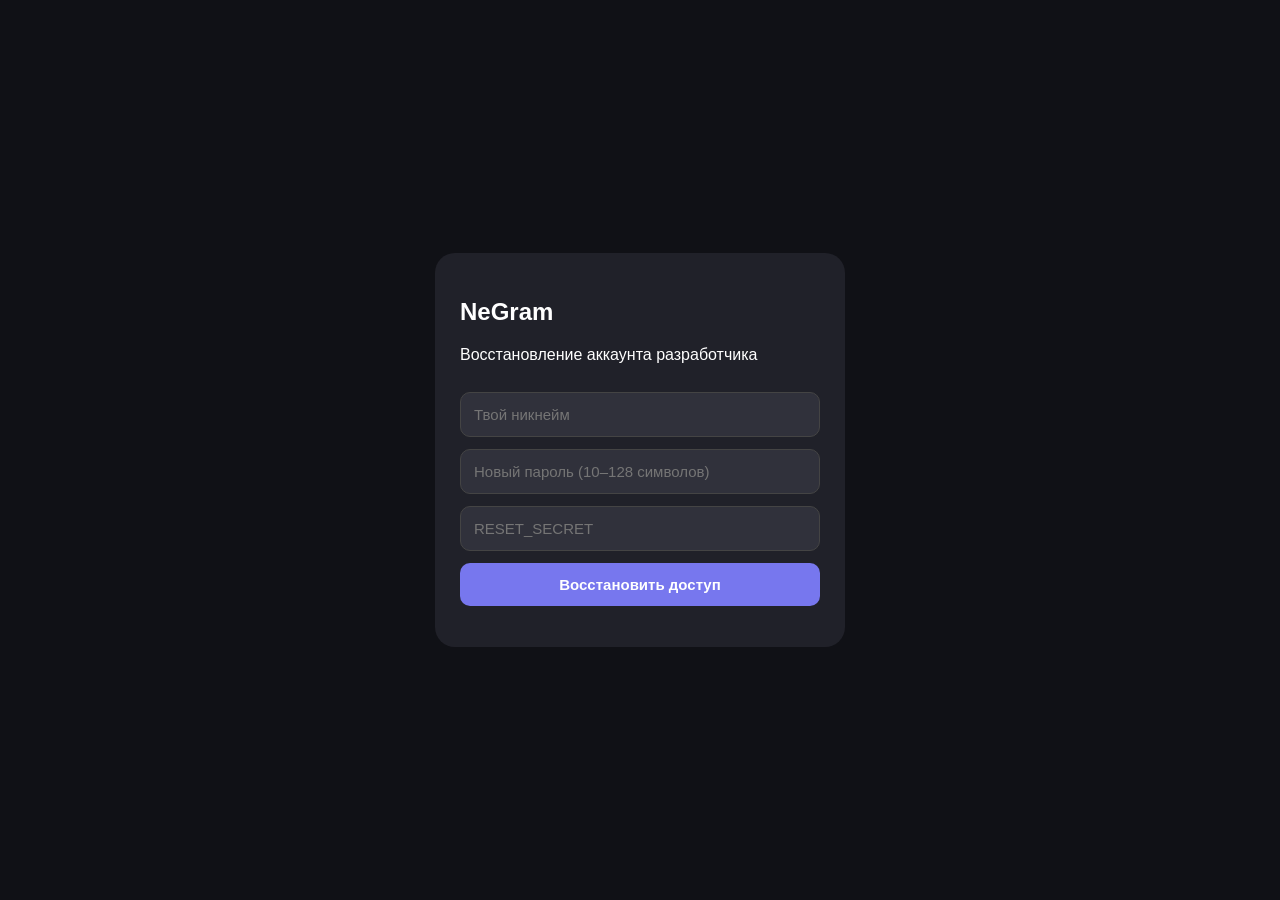
<file: recovery.html>
<!DOCTYPE html>
<html lang="ru">
<head>
  <meta charset="UTF-8">
  <meta name="viewport" content="width=device-width, initial-scale=1">
  <title>NeGram — восстановление аккаунта</title>
  <style>
    body {
      margin: 0;
      min-height: 100vh;
      display: grid;
      place-items: center;
      background: #101116;
      color: white;
      font-family: Arial, sans-serif;
    }
    main {
      width: min(85%, 360px);
      padding: 25px;
      border-radius: 20px;
      background: #202129;
    }
    input, button {
      box-sizing: border-box;
      width: 100%;
      padding: 13px;
      margin-top: 12px;
      border: 1px solid #444;
      border-radius: 10px;
      background: #30313b;
      color: white;
      font-size: 15px;
    }
    button {
      background: #7777ee;
      border: 0;
      font-weight: bold;
    }
    #status { overflow-wrap: anywhere; }
  </style>
</head>
<body>
<main>
  <h2>NeGram</h2>
  <p>Восстановление аккаунта разработчика</p>

  <form id="recoveryForm">
    <input id="username" placeholder="Твой никнейм" required>
    <input id="password" type="password"
      placeholder="Новый пароль (10–128 символов)"
      minlength="10" maxlength="128" required>
    <input id="secret" type="password"
      placeholder="RESET_SECRET" required>
    <button type="submit">Восстановить доступ</button>
  </form>

  <p id="status"></p>
</main>

<script>
const form = document.getElementById("recoveryForm");
const status = document.getElementById("status");

form.addEventListener("submit", async (event) => {
  event.preventDefault();

  const username = document.getElementById("username").value.trim();
  const newPassword = document.getElementById("password").value;
  const resetSecret = document.getElementById("secret").value;

  status.textContent = "Выполняется восстановление...";

  try {
    const response = await fetch(
      "https://negram-messages.cameraz-09165.workers.dev/admin-reset",
      {
        method: "POST",
        headers: { "Content-Type": "application/json" },
        body: JSON.stringify({
          username,
          newPassword,
          resetSecret
        })
      }
    );

    const result = await response.json();

    if (!response.ok) {
      throw new Error(result.error || "Ошибка восстановления");
    }

    status.textContent = "Пароль успешно изменён! Теперь можно войти в NeGram.";
    form.reset();
  } catch (error) {
    status.textContent = "Ошибка: " + error.message;
  }
});
</script>
</body>
</html>
</file>
<file: style.css>
@import url('https://fonts.googleapis.com/css2?family=Manrope:wght@400;500;600;700;800&display=swap');
:root{--bg:#090817;--panel:rgba(25,22,49,.76);--panel2:rgba(33,29,62,.7);--line:rgba(196,183,255,.13);--text:#f5f1ff;--muted:#938cae;--purple:#a98cff;--blue:#6d9cff;--pink:#d5a4ff;--safe-bottom:env(safe-area-inset-bottom,0px);font-family:Manrope,-apple-system,BlinkMacSystemFont,"Segoe UI",sans-serif;color:var(--text);color-scheme:dark}*{box-sizing:border-box}html,body{margin:0;min-height:100%;background:var(--bg)}body{min-height:100dvh;overflow-x:hidden;background:radial-gradient(ellipse at 10% 0%,rgba(105,73,190,.18),transparent 36%),radial-gradient(ellipse at 95% 48%,rgba(52,94,184,.12),transparent 32%),#090817}button,input{font:inherit}button{color:inherit}.ambient{position:fixed;border-radius:50%;filter:blur(75px);pointer-events:none;z-index:0;opacity:.22}.ambient-one{width:210px;height:210px;background:#7a4bff;top:18%;left:-140px}.ambient-two{width:230px;height:230px;background:#326bdb;right:-170px;bottom:10%}.app-shell{position:relative;z-index:1;width:min(100%,760px);min-height:100dvh;margin:auto;padding:0 20px calc(94px + var(--safe-bottom));}.topbar{height:76px;display:flex;align-items:center;justify-content:space-between;border-bottom:1px solid rgba(201,190,255,.08)}.brand{display:flex;align-items:center;gap:10px;background:none;border:0;padding:0}.brand-mark{width:34px;height:34px;border-radius:12px;display:grid;place-items:center;background:linear-gradient(145deg,rgba(178,151,255,.25),rgba(65,102,199,.12));border:1px solid rgba(208,193,255,.35);box-shadow:0 0 24px rgba(132,99,255,.18),inset 0 1px 0 rgba(255,255,255,.2)}.brand-mark svg{width:23px;height:23px;fill:#d8cbff;filter:drop-shadow(0 0 5px #9d80ff)}.brand-word{font-size:17px;font-weight:800;letter-spacing:2.8px}.brand-dot{color:#a98cff}.top-actions{display:flex;align-items:center;gap:12px}.demo-label{font-size:8px;letter-spacing:1.3px;color:#a9a0c4;font-weight:800}.demo-label i,.online-dot{display:inline-block;width:6px;height:6px;background:#8ddeb9;border-radius:50%;box-shadow:0 0 9px #72d6a5;margin-right:5px}.avatar-mini{width:34px;height:34px;border-radius:12px;border:1px solid rgba(193,169,255,.5);background:linear-gradient(145deg,#8261d5,#354a9c);font-weight:800}.page{display:none;padding-top:31px;animation:pageIn .28s ease}.page.active{display:block}@keyframes pageIn{from{opacity:0;transform:translateY(7px)}to{opacity:1;transform:translateY(0)}}.page-heading{display:flex;justify-content:space-between;align-items:center;margin-bottom:24px}.eyebrow{font-size:9px;letter-spacing:2.2px;font-weight:800;color:#a99bd0;margin:0 0 8px}.page h1{font-size:31px;line-height:1.15;letter-spacing:-1.3px;margin:0;font-weight:800}.heading-spark{font-size:17px;color:#b69bff;vertical-align:top;margin-left:7px}.subheading{font-size:12px;color:var(--muted);margin:8px 0 0}.icon-button{width:43px;height:43px;border-radius:15px;border:1px solid rgba(189,170,255,.22);background:linear-gradient(145deg,rgba(125,98,194,.22),rgba(51,65,121,.18));font-size:25px;color:#d9ccff;box-shadow:inset 0 1px 0 rgba(255,255,255,.1)}.search-wrap{height:48px;border-radius:15px;background:rgba(255,255,255,.045);border:1px solid var(--line);display:flex;align-items:center;padding:0 15px;gap:10px;color:#a99bcf}.search-wrap span{font-size:23px}.search-wrap input{width:100%;border:0;outline:0;background:transparent;color:var(--text);font-size:12px}.search-wrap input::placeholder{color:#77718f}.section-line{display:flex;align-items:center;gap:10px;margin:27px 0 13px;color:#8e86a8;font-size:8px;font-weight:800;letter-spacing:1.7px}.section-line .line{height:1px;flex:1;background:linear-gradient(90deg,rgba(172,150,255,.2),transparent)}.tiny-count{color:#b6a2ed}.chat-card{width:100%;display:flex;align-items:center;gap:13px;text-align:left;padding:14px;border:1px solid rgba(187,166,255,.18);border-radius:20px;background:linear-gradient(120deg,rgba(51,41,89,.7),rgba(25,35,69,.62));box-shadow:0 14px 34px rgba(0,0,0,.17),inset 0 1px 0 rgba(255,255,255,.07)}.chat-avatar{width:49px;height:49px;flex:0 0 49px;border-radius:17px;display:grid;place-items:center;position:relative;background:radial-gradient(circle at 30% 25%,#c8b6ff,#6d5cbb 45%,#263b83 100%);border:1px solid rgba(225,212,255,.5);box-shadow:0 0 22px rgba(134,105,255,.2)}.avatar-orbit span{font-size:25px;color:#fff;text-shadow:0 0 12px #fff}.chat-avatar .online-dot{position:absolute;right:-2px;bottom:0;width:10px;height:10px;border:2px solid #211b3e;margin:0}.chat-info{min-width:0;flex:1}.chat-title-row{display:flex;justify-content:space-between;align-items:center;gap:10px}.chat-title-row strong{font-size:13px}.chat-title-row time{font-size:9px;color:#8d86a7}.chat-info>p{font-size:10px;color:#a49dbb;white-space:nowrap;overflow:hidden;text-overflow:ellipsis;margin:6px 0 9px}.chat-meta{display:flex;align-items:center;justify-content:space-between}.secure-mark{font-size:7px;letter-spacing:1px;color:#a99bd0}.unread-pill{font-size:7px;letter-spacing:1px;color:#c9baff;border:1px solid rgba(174,148,255,.28);padding:4px 7px;border-radius:20px}.chevron{font-size:22px;color:#8278a3}.empty-space{text-align:center;padding:45px 24px 20px}.empty-orb{width:78px;height:78px;border-radius:27px;margin:0 auto 18px;display:grid;place-items:center;font-size:38px;color:#d5c5ff;background:radial-gradient(circle at 30% 20%,rgba(188,164,255,.32),rgba(71,77,150,.12) 65%);border:1px solid rgba(195,173,255,.23);box-shadow:0 0 48px rgba(132,99,255,.13),inset 0 1px 0 rgba(255,255,255,.14)}.empty-space h3{font-size:14px;margin:0 0 9px}.empty-space p{font-size:10px;line-height:1.8;color:#928aa9;max-width:275px;margin:0 auto}.text-action{margin-top:17px;border:0;background:none;color:#bca8ff;font-size:10px;font-weight:800}.text-action span{margin-left:6px}.bottom-nav{position:fixed;z-index:5;bottom:0;left:50%;transform:translateX(-50%);width:min(100%,760px);padding:10px 13px calc(10px + var(--safe-bottom));display:flex;justify-content:space-around;align-items:center;background:rgba(13,11,29,.88);border-top:1px solid rgba(196,178,255,.15);backdrop-filter:blur(22px);-webkit-backdrop-filter:blur(22px)}.nav-item{min-width:53px;display:flex;flex-direction:column;align-items:center;gap:4px;border:0;background:none;color:#77718f;font-size:8px;font-weight:700}.nav-icon{font-size:20px;height:23px;display:grid;place-items:center}.nav-item.active{color:#c9b7ff}.nav-item.active .nav-icon{text-shadow:0 0 13px #a98cff}.nav-center{margin-top:-23px;color:#bdaaff}.center-orb{width:43px;height:43px;border-radius:16px;display:grid;place-items:center;background:linear-gradient(145deg,#aa8bff,#4259ad);border:1px solid rgba(234,223,255,.55);box-shadow:0 0 24px rgba(140,104,255,.36),inset 0 1px 0 rgba(255,255,255,.5);font-size:18px;font-weight:800;color:white}.chat-top{display:flex;align-items:center;gap:10px;margin:-5px 0 18px}.back-button{width:35px;height:40px;background:none;border:0;color:#c8b8ff;font-size:31px}.chat-avatar.small{width:40px;height:40px;flex-basis:40px;border-radius:14px}.chat-avatar.small span{font-size:20px}.chat-top-info{flex:1;display:flex;flex-direction:column;gap:4px}.chat-top-info strong{font-size:12px}.chat-top-info>span{font-size:8px;color:#8d86a7}.online-dot.tiny{width:5px;height:5px;margin:0 4px 0 0}.small-icon{width:36px;height:36px;font-size:14px}.chat-notice{padding:10px 12px;border:1px solid rgba(169,144,255,.15);border-radius:12px;background:rgba(126,95,204,.08);color:#a59aba;font-size:9px;line-height:1.5}.chat-notice span{color:#c1aaff;margin-right:5px}.messages-area{height:calc(100dvh - 280px);min-height:260px;max-height:570px;overflow-y:auto;padding:18px 2px 15px;display:flex;flex-direction:column;gap:12px}.day-divider{text-align:center;color:#817997;font-size:8px;letter-spacing:1.4px;margin:4px 0 10px}.welcome-message{text-align:center;align-self:center;max-width:270px;margin:auto;padding:16px}.welcome-symbol{width:42px;height:42px;border-radius:15px;display:grid;place-items:center;margin:0 auto 12px;background:linear-gradient(145deg,#9475e4,#3e519c);font-weight:800;font-size:19px;box-shadow:0 0 24px rgba(144,111,255,.25)}.welcome-message strong{font-size:12px}.welcome-message p{font-size:9px;line-height:1.8;color:#9189a9}.message{max-width:82%;padding:11px 13px 8px;border-radius:16px;font-size:11px;line-height:1.55;overflow-wrap:anywhere;animation:messageIn .2s ease}.message.outgoing{align-self:flex-end;border:1px solid rgba(194,171,255,.28);background:linear-gradient(135deg,rgba(133,102,211,.68),rgba(56,77,154,.72));border-bottom-right-radius:5px;box-shadow:0 6px 20px rgba(83,68,155,.17)}.message.incoming{align-self:flex-start;border:1px solid rgba(190,179,230,.13);background:rgba(255,255,255,.07);border-bottom-left-radius:5px}.message time{display:block;text-align:right;font-size:7px;color:rgba(239,232,255,.6);margin-top:5px}@keyframes messageIn{from{opacity:0;transform:translateY(5px)}to{opacity:1;transform:translateY(0)}}.composer{display:flex;align-items:center;gap:9px;padding:9px;border-radius:18px;border:1px solid rgba(190,170,255,.2);background:rgba(30,26,55,.84);box-shadow:0 8px 30px rgba(0,0,0,.18)}.attach-button{width:33px;height:33px;border-radius:11px;border:1px solid rgba(177,155,255,.18);background:rgba(255,255,255,.05);font-size:21px;color:#bca9ff}.composer input{min-width:0;flex:1;border:0;outline:0;background:transparent;color:#fff;font-size:11px}.composer input::placeholder{color:#77718e}.send-button{width:36px;height:36px;border:0;border-radius:12px;background:linear-gradient(145deg,#b89cff,#627fda);font-size:21px;font-weight:800;box-shadow:0 0 17px rgba(150,119,255,.3)}.profile-card{border:1px solid rgba(194,174,255,.2);border-radius:23px;overflow:hidden;background:linear-gradient(145deg,rgba(41,34,75,.88),rgba(22,28,57,.82));box-shadow:0 18px 40px rgba(0,0,0,.2)}.profile-cover{height:118px;position:relative;overflow:hidden;background:radial-gradient(ellipse at 22% 30%,rgba(187,151,255,.55),transparent 38%),radial-gradient(ellipse at 80% 65%,rgba(67,111,218,.55),transparent 43%),linear-gradient(115deg,#30234f,#192c58)}.profile-cover:after{content:"";position:absolute;inset:0;background:linear-gradient(110deg,transparent 25%,rgba(255,255,255,.1) 48%,transparent 60%);transform:skewX(-18deg)}.cover-orbit{position:absolute;border:1px solid rgba(222,213,255,.24);border-radius:50%;transform:rotate(-24deg)}.orbit-a{width:250px;height:110px;right:-35px;top:20px}.orbit-b{width:190px;height:90px;right:0;top:35px}.cover-word{position:absolute;right:17px;bottom:10px;font-size:9px;letter-spacing:4px;font-weight:800;color:rgba(239,232,255,.68)}.profile-main{padding:0 18px 18px}.profile-avatar{width:67px;height:67px;margin-top:-34px;position:relative;display:grid;place-items:center;border-radius:23px;border:3px solid #292044;background:linear-gradient(145deg,#b49aff,#435db4);font-size:27px;font-weight:800;box-shadow:0 5px 20px rgba(0,0,0,.25)}.avatar-glint{position:absolute;width:9px;height:9px;border-radius:50%;background:#fff;top:9px;right:10px;box-shadow:0 0 10px #fff}.profile-name-row{display:flex;justify-content:space-between;align-items:center;margin-top:10px}.profile-name-row h2{font-size:18px;margin:0}.profile-name-row p{font-size:10px;color:#a99acb;margin:4px 0 0}.profile-badge{font-size:7px;letter-spacing:1px;color:#d4c4ff;border:1px solid rgba(190,164,255,.28);border-radius:20px;padding:6px 8px}.profile-bio{font-size:10px;color:#a39bb9;margin:14px 0 17px}.profile-stats{display:flex;border-top:1px solid rgba(201,187,255,.12);padding-top:14px}.profile-stats div{flex:1;display:flex;flex-direction:column;gap:4px}.profile-stats strong{font-size:16px}.profile-stats span{font-size:7px;letter-spacing:1px;color:#8d85a7}.settings-list,.settings-group{border:1px solid rgba(190,173,255,.13);border-radius:18px;background:rgba(29,26,52,.55);overflow:hidden}.setting-row{width:100%;display:flex;align-items:center;gap:12px;padding:13px;border:0;border-bottom:1px solid rgba(190,173,255,.09);background:transparent;text-align:left}.setting-row:last-child{border-bottom:0}.setting-icon{width:34px;height:34px;border-radius:12px;display:grid;place-items:center;font-size:17px}.setting-icon.violet{background:rgba(157,118,255,.16);color:#c4aaff}.setting-icon.blue{background:rgba(94,143,255,.15);color:#9bbaff}.setting-icon.pink{background:rgba(218,130,205,.14);color:#e8a8db}.setting-icon.silver{background:rgba(180,187,221,.12);color:#c5cbe7}.setting-row>span:nth-child(2){flex:1;display:flex;flex-direction:column;gap:4px}.setting-row strong{font-size:10px}.setting-row small{font-size:8px;color:#8f87a7}.setting-row>b{font-size:20px;color:#81789f;font-weight:400}.soon-tag{font-size:8px;letter-spacing:1px;color:#c9b5ff;border:1px solid rgba(188,160,255,.3);padding:7px 10px;border-radius:20px}.sticker-feature{display:flex;align-items:center;gap:17px;padding:20px;border-radius:21px;border:1px solid rgba(189,167,255,.2);background:radial-gradient(circle at 15% 50%,rgba(143,107,221,.24),transparent 40%),linear-gradient(120deg,rgba(48,38,83,.8),rgba(25,37,72,.8))}.sticker-glow{width:68px;height:68px;flex:0 0 68px;border-radius:22px;display:grid;place-items:center;font-size:36px;color:#e0d3ff;background:linear-gradient(145deg,rgba(193,166,255,.28),rgba(79,104,193,.25));box-shadow:0 0 30px rgba(157,122,255,.18)}.sticker-feature h2{font-size:15px;margin:0 0 7px}.sticker-feature p{font-size:9px;line-height:1.7;color:#a39ab9;margin:0}.sticker-grid{display:grid;grid-template-columns:repeat(4,1fr);gap:9px;margin-top:14px}.sticker-grid div{aspect-ratio:1;border:1px solid rgba(185,165,255,.14);border-radius:16px;background:rgba(255,255,255,.035);display:flex;flex-direction:column;align-items:center;justify-content:center;gap:7px;font-size:25px;color:#c7b5ff}.sticker-grid span{font-size:8px;color:#958cac}.bubble-preview{padding:17px;border:1px solid rgba(190,170,255,.17);border-radius:20px;background:radial-gradient(ellipse at 80% 20%,rgba(107,93,190,.15),transparent 50%),rgba(26,23,48,.65);display:flex;flex-direction:column;gap:11px}.preview-label{font-size:7px;letter-spacing:1.5px;color:#9187ad;margin-bottom:5px}.preview-bubble{max-width:82%;padding:11px 13px;border-radius:15px;font-size:10px}.preview-bubble.incoming{align-self:flex-start;background:rgba(255,255,255,.07);border:1px solid rgba(255,255,255,.1);border-bottom-left-radius:4px}.preview-bubble.outgoing{align-self:flex-end;background:linear-gradient(135deg,rgba(147,116,222,.75),rgba(63,91,174,.78));border:1px solid rgba(205,185,255,.27);border-bottom-right-radius:4px}.preview-time{font-size:7px;text-align:right;color:#8f87a7}.bubble-options{display:flex;flex-direction:column;gap:8px}.bubble-option{display:flex;align-items:center;gap:12px;text-align:left;padding:11px;border-radius:15px;border:1px solid rgba(185,169,240,.13);background:rgba(255,255,255,.035)}.bubble-option.selected{border-color:rgba(182,151,255,.5);background:rgba(143,110,222,.12)}.bubble-swatch{width:43px;height:35px;border-radius:12px;border:1px solid rgba(255,255,255,.2)}.swatch-glass{background:linear-gradient(135deg,rgba(185,164,255,.7),rgba(67,101,178,.7));backdrop-filter:blur(5px)}.swatch-violet{background:linear-gradient(135deg,#a77be8,#5a3d9e)}.swatch-blue{background:linear-gradient(135deg,#76b4ff,#3558a8)}.swatch-dark{background:linear-gradient(135deg,#47445d,#171727)}.bubble-option>span:nth-child(2){flex:1;display:flex;flex-direction:column;gap:4px}.bubble-option strong{font-size:10px}.bubble-option small{font-size:8px;color:#9189a8}.bubble-option i{font-style:normal;color:#c8b3ff;opacity:0}.bubble-option.selected i{opacity:1}.settings-group{margin-bottom:16px}.group-label{display:block;padding:13px 13px 4px;font-size:8px;letter-spacing:1.5px;color:#9389ad;font-weight:800}.toggle{width:33px;height:19px;border-radius:20px;background:#48445c;position:relative}.toggle:after{content:"";position:absolute;width:13px;height:13px;border-radius:50%;background:#fff;left:3px;top:3px;transition:.2s}.toggle.on{background:#8063c9}.toggle.on:after{left:17px}.settings-foot{text-align:center;font-size:8px;letter-spacing:2px;color:#716a88;margin:28px 0}.settings-foot span{color:#a98cff}.toast{position:fixed;z-index:10;left:50%;bottom:calc(90px + var(--safe-bottom));transform:translate(-50%,12px);opacity:0;pointer-events:none;padding:10px 15px;border-radius:12px;border:1px solid rgba(193,172,255,.24);background:rgba(32,27,58,.96);box-shadow:0 10px 30px rgba(0,0,0,.3);font-size:10px;color:#e8e0ff;transition:.22s;white-space:nowrap}.toast.show{opacity:1;transform:translate(-50%,0)}.glow-off .ambient{opacity:.05}.glow-off .empty-orb,.glow-off .brand-mark{box-shadow:none}
@media(min-width:650px){.app-shell{padding-left:30px;padding-right:30px}.page{padding-top:42px}.page-heading{margin-bottom:30px}.empty-space{padding-top:65px}.messages-area{height:calc(100dvh - 300px)}.bottom-nav{border:1px solid rgba(196,178,255,.15);border-bottom:0;border-radius:22px 22px 0 0}}
@media(max-width:380px){.app-shell{padding-left:15px;padding-right:15px}.demo-label{font-size:7px;letter-spacing:.7px}.page h1{font-size:28px}.sticker-feature{padding:15px;gap:12px}.sticker-glow{width:58px;height:58px;flex-basis:58px}}

/* NEGRAM 0.2 — expanded personalization */
.bubble-options{display:grid;grid-template-columns:1fr;gap:9px;padding-bottom:12px}
.bubble-option{min-height:62px;transition:border-color .2s,background .2s,transform .2s}
.bubble-option:active,.theme-option:active{transform:scale(.985)}
.bubble-swatch{position:relative;overflow:hidden;box-shadow:inset 0 1px 5px rgba(255,255,255,.25),0 5px 15px rgba(0,0,0,.15)}
.swatch-holo{background:linear-gradient(125deg,#70e1ff,#a58bff 35%,#f39bdf 68%,#7fffd4)}
.swatch-chrome{background:linear-gradient(145deg,#fff,#7d8cae 22%,#f4f5ff 42%,#52617e 62%,#d9e2ff 82%,#68718d)}
.swatch-neon{background:linear-gradient(135deg,#31105f,#9c31ff 48%,#1ddcff);box-shadow:0 0 13px rgba(172,69,255,.5)}
.swatch-rose{background:linear-gradient(135deg,#ffd1e8,#d77cc7 48%,#6c4aab)}
.swatch-mint{background:linear-gradient(135deg,#b9fff0,#3baea8 55%,#315d9c)}
.swatch-sunset{background:linear-gradient(135deg,#ffd17b,#f27d9d 52%,#7752bd)}
.swatch-carbon{background:linear-gradient(135deg,#737b8b,#272d3a 55%,#0c1018)}
.swatch-crystal{background:linear-gradient(135deg,#d8caff,#8d76ed 38%,#4b8fe8 68%,#d9f5ff)}
body[data-bubble="violet"] .message.outgoing,body[data-bubble="violet"] .preview-bubble.outgoing{background:linear-gradient(135deg,#a77be8,#5a3d9e)}
body[data-bubble="blue"] .message.outgoing,body[data-bubble="blue"] .preview-bubble.outgoing{background:linear-gradient(135deg,#76b4ff,#3558a8)}
body[data-bubble="dark"] .message.outgoing,body[data-bubble="dark"] .preview-bubble.outgoing{background:linear-gradient(135deg,#47445d,#171727)}
body[data-bubble="holo"] .message.outgoing,body[data-bubble="holo"] .preview-bubble.outgoing{background:linear-gradient(125deg,#4ccde9,#8c68df 38%,#d16ebc 70%,#55cdb4);color:#fff;border-color:rgba(255,255,255,.48);box-shadow:0 0 22px rgba(135,113,255,.25)}
body[data-bubble="chrome"] .message.outgoing,body[data-bubble="chrome"] .preview-bubble.outgoing{background:linear-gradient(145deg,#f4f5ff,#8492b2 24%,#e8edff 45%,#56627d 68%,#cbd7f2);color:#171a2a;border-color:rgba(255,255,255,.75);text-shadow:0 1px rgba(255,255,255,.35)}
body[data-bubble="neon"] .message.outgoing,body[data-bubble="neon"] .preview-bubble.outgoing{background:linear-gradient(135deg,#32105d,#922cff 55%,#1769c9);border-color:#bd7dff;box-shadow:0 0 8px #a24cff,0 0 22px rgba(112,51,255,.5)}
body[data-bubble="rose"] .message.outgoing,body[data-bubble="rose"] .preview-bubble.outgoing{background:linear-gradient(135deg,#f4b6d6,#b66bc1 52%,#7252b4)}
body[data-bubble="mint"] .message.outgoing,body[data-bubble="mint"] .preview-bubble.outgoing{background:linear-gradient(135deg,#a4f2df,#4caeae 55%,#386ca7);color:#102a38}
body[data-bubble="sunset"] .message.outgoing,body[data-bubble="sunset"] .preview-bubble.outgoing{background:linear-gradient(135deg,#ffd07b,#f18a9a 52%,#8a61c5);color:#2c1832}
body[data-bubble="carbon"] .message.outgoing,body[data-bubble="carbon"] .preview-bubble.outgoing{background:linear-gradient(135deg,#606a7b,#252b38 60%,#111722);border-color:rgba(220,229,255,.22)}
body[data-bubble="crystal"] .message.outgoing,body[data-bubble="crystal"] .preview-bubble.outgoing{background:linear-gradient(135deg,rgba(211,195,255,.92),rgba(126,108,220,.88) 42%,rgba(72,145,222,.9));border-color:rgba(237,232,255,.65);box-shadow:0 7px 24px rgba(111,101,220,.28),inset 0 1px 0 rgba(255,255,255,.5)}
.theme-grid{display:grid;grid-template-columns:repeat(2,minmax(0,1fr));gap:12px;padding-bottom:18px}
.theme-option{position:relative;display:flex;flex-direction:column;align-items:flex-start;gap:6px;min-width:0;padding:9px 9px 12px;border:1px solid rgba(185,169,240,.15);border-radius:18px;background:rgba(255,255,255,.035);text-align:left;color:var(--text);overflow:hidden}
.theme-option.selected{border-color:rgba(190,160,255,.65);background:rgba(143,110,222,.13);box-shadow:0 0 22px rgba(137,103,224,.12)}
.theme-art{display:block;position:relative;width:100%;height:85px;border-radius:12px;overflow:hidden;border:1px solid rgba(255,255,255,.17);background:#17152d}
.theme-art:before,.theme-art:after{content:"";position:absolute;border-radius:50%;filter:blur(10px)}
.theme-art:before{width:95px;height:70px;left:-12px;top:8px;background:#8a5be4}.theme-art:after{width:95px;height:70px;right:-12px;bottom:-12px;background:#326fd0}
.theme-art i,.theme-art b{position:absolute;z-index:1;border:1px solid rgba(255,255,255,.3);border-radius:50%;transform:rotate(-24deg)}
.theme-art i{width:130px;height:52px;left:12%;top:18px}.theme-art b{width:92px;height:38px;left:29%;top:27px}
.theme-deep{background:#080b19}.theme-deep:before{background:#352d8d}.theme-deep:after{background:#173e67}
.theme-aurora{background:#071c28}.theme-aurora:before{background:#24b99b}.theme-aurora:after{background:#476bd8}
.theme-platinum{background:#202738}.theme-platinum:before{background:#d5e3f5}.theme-platinum:after{background:#687c9f}
.theme-rose{background:#25132c}.theme-rose:before{background:#c65b9d}.theme-rose:after{background:#7957ca}
.theme-option strong{font-size:11px}.theme-option small{font-size:8px;line-height:1.4;color:#958cac}.theme-option em{position:absolute;right:13px;bottom:13px;font-style:normal;color:#d4c2ff;opacity:0}.theme-option.selected em{opacity:1}
body[data-theme="deep"]{background:radial-gradient(ellipse at 10% 0%,rgba(47,42,142,.22),transparent 38%),radial-gradient(ellipse at 95% 48%,rgba(24,71,112,.18),transparent 32%),#070a16}
body[data-theme="aurora"]{background:radial-gradient(ellipse at 10% 0%,rgba(35,169,143,.2),transparent 38%),radial-gradient(ellipse at 95% 48%,rgba(64,107,207,.18),transparent 32%),#07151d}
body[data-theme="platinum"]{background:radial-gradient(ellipse at 10% 0%,rgba(169,192,222,.18),transparent 38%),radial-gradient(ellipse at 95% 48%,rgba(82,112,163,.16),transparent 32%),#111827}
body[data-theme="rose"]{background:radial-gradient(ellipse at 10% 0%,rgba(192,92,157,.2),transparent 38%),radial-gradient(ellipse at 95% 48%,rgba(115,79,187,.2),transparent 32%),#180f20}
.premium-word{display:inline-block;font-size:10px;letter-spacing:1.4px;vertical-align:middle;padding:6px 8px;border-radius:8px;color:#f2dca2;background:linear-gradient(135deg,rgba(216,182,107,.2),rgba(127,94,190,.2));border:1px solid rgba(228,198,129,.34)}
.premium-hero{position:relative;overflow:hidden;padding:22px;border-radius:24px;border:1px solid rgba(224,194,255,.27);background:radial-gradient(ellipse at 80% 10%,rgba(188,147,255,.32),transparent 43%),linear-gradient(135deg,#30204f,#182b55 70%,#11172e);box-shadow:0 18px 42px rgba(0,0,0,.25),inset 0 1px 0 rgba(255,255,255,.16)}
.premium-orb{width:48px;height:48px;display:grid;place-items:center;border-radius:17px;margin-bottom:18px;font-size:25px;color:#f4dca3;background:linear-gradient(145deg,rgba(255,231,175,.28),rgba(168,129,255,.2));border:1px solid rgba(255,228,174,.4);box-shadow:0 0 28px rgba(226,185,112,.18)}
.premium-kicker{font-size:8px;letter-spacing:2px;color:#e5c990;font-weight:800}.premium-hero h2{position:relative;z-index:1;font-size:28px;line-height:1.12;letter-spacing:-.8px;margin:10px 0}.premium-hero p{position:relative;z-index:1;max-width:260px;font-size:10px;line-height:1.7;color:#c1b6d9;margin:0}.premium-shine{position:absolute;width:190px;height:190px;right:-65px;bottom:-100px;border:1px solid rgba(255,255,255,.2);border-radius:50%;box-shadow:0 0 0 18px rgba(255,255,255,.025),0 0 0 38px rgba(255,255,255,.02)}
.premium-status-row{display:flex;align-items:center;justify-content:space-between;margin:18px 2px 12px;font-size:8px;letter-spacing:1.4px;color:#cbb8f0;font-weight:800}.premium-status-dot{width:7px;height:7px;border-radius:50%;background:#81788e;box-shadow:0 0 9px currentColor}.premium-benefits{display:flex;flex-direction:column;gap:1px;padding:4px 13px;border:1px solid rgba(190,173,255,.14);border-radius:18px;background:rgba(29,26,52,.52)}.premium-benefits>div{display:flex;align-items:center;gap:12px;padding:12px 0;border-bottom:1px solid rgba(190,173,255,.08)}.premium-benefits>div:last-child{border:0}.premium-benefits>div>span{width:34px;height:34px;display:grid;place-items:center;border-radius:12px;color:#e4ce9e;background:rgba(205,170,104,.11);font-size:15px}.premium-benefits section{display:flex;flex-direction:column;gap:4px}.premium-benefits strong{font-size:10px}.premium-benefits small{font-size:8px;color:#9289a9}.premium-price-card{margin-top:14px;padding:17px;border-radius:19px;border:1px solid rgba(219,188,122,.25);background:linear-gradient(145deg,rgba(68,51,83,.58),rgba(30,33,62,.7))}.price-line{display:flex;align-items:baseline;gap:7px;margin:7px 0}.price-line strong{font-size:28px;letter-spacing:-1px;color:#f0d8a1}.price-line span{font-size:10px;color:#aaa0bd}.premium-price-card>p{font-size:8px;line-height:1.65;color:#a59ab9;margin:0 0 13px}.premium-cta{width:100%;min-height:44px;border:1px solid rgba(255,235,190,.4);border-radius:13px;color:#21192b;font-weight:800;font-size:11px;background:linear-gradient(110deg,#f2d69b,#c3a6f1 55%,#8ba9ed);box-shadow:0 7px 22px rgba(175,140,214,.2)}.premium-disclaimer{display:block;text-align:center;font-size:7px;line-height:1.5;color:#9289a6;margin-top:9px}.owner-note{text-align:center;font-size:8px;line-height:1.7;color:#8d83a4;margin:14px 8px 25px}.premium-shortcut{width:100%;display:flex;align-items:center;gap:12px;margin-top:12px;padding:13px;border:1px solid rgba(220,190,126,.24);border-radius:16px;background:linear-gradient(110deg,rgba(101,74,119,.24),rgba(45,58,99,.35));text-align:left;color:var(--text)}.premium-shortcut-icon{width:34px;height:34px;display:grid;place-items:center;border-radius:12px;color:#f0d59b;background:rgba(221,184,112,.14)}.premium-shortcut>span:nth-child(2){flex:1;display:flex;flex-direction:column;gap:4px}.premium-shortcut strong{font-size:10px}.premium-shortcut small{font-size:8px;color:#9d93b2}.premium-shortcut>b{font-size:20px;font-weight:400;color:#b7a5d7}


/* NEGRAM Original Animated Emoji Pack — Series 01 */
.sticker-count{font-size:8px;letter-spacing:1.5px;color:#bba8f1;border:1px solid rgba(190,166,255,.22);padding:8px 10px;border-radius:20px;background:rgba(132,101,207,.1)}
.sticker-feature-live{display:flex;align-items:center;gap:16px;min-height:142px;padding:17px;border:1px solid rgba(185,160,255,.23);border-radius:22px;background:radial-gradient(circle at 18% 45%,rgba(147,107,255,.2),transparent 42%),linear-gradient(125deg,rgba(43,34,79,.88),rgba(23,39,77,.78));box-shadow:inset 0 1px 0 rgba(255,255,255,.1),0 16px 35px rgba(0,0,0,.16)}
.sticker-feature-live h2{font-size:16px;line-height:1.25;margin:3px 0 6px;letter-spacing:-.3px}.sticker-feature-live p{font-size:9px;line-height:1.6;color:#aaa2c3;margin:0}.sticker-feature-orb{width:82px;height:82px;flex:0 0 82px;position:relative;display:grid;place-items:center;border-radius:27px;background:linear-gradient(145deg,rgba(196,173,255,.2),rgba(72,105,190,.12));border:1px solid rgba(221,208,255,.32);box-shadow:0 0 30px rgba(151,113,255,.2),inset 0 1px 0 rgba(255,255,255,.24);animation:featureFloat 3.5s ease-in-out infinite}.feature-face{font-size:35px;font-weight:900;color:#e8ddff;text-shadow:0 0 16px #a98cff;animation:featurePulse 2.2s ease-in-out infinite}.feature-spark{position:absolute;right:10px;top:8px;color:#e4d5ff;font-size:14px;animation:sparkTwinkle 1.8s ease-in-out infinite}
.sticker-toolbar{display:flex;justify-content:space-between;align-items:center;margin:22px 2px 12px;font-size:8px;font-weight:800;letter-spacing:1.4px;color:#958bab}.live-indicator{display:flex;align-items:center;gap:6px;color:#bba8ee;font-size:7px}.live-indicator i{width:6px;height:6px;border-radius:50%;background:#8ce4c0;box-shadow:0 0 9px #8ce4c0;animation:liveBlink 1.5s infinite}
.sticker-collection{display:grid;grid-template-columns:repeat(2,minmax(0,1fr));gap:11px;padding-bottom:10px}.sticker-card{min-width:0;min-height:154px;display:flex;flex-direction:column;align-items:center;justify-content:center;gap:5px;padding:13px 10px 12px;border:1px solid rgba(190,170,255,.15);border-radius:20px;background:linear-gradient(145deg,rgba(37,32,66,.82),rgba(21,29,57,.76));box-shadow:inset 0 1px 0 rgba(255,255,255,.06),0 10px 24px rgba(0,0,0,.12);transition:transform .2s,border-color .2s,box-shadow .2s}.sticker-card:active{transform:scale(.96);border-color:rgba(199,174,255,.58);box-shadow:0 0 22px rgba(146,111,255,.17)}.sticker-card strong{font-size:11px;font-weight:800}.sticker-card small{font-size:8px;color:#968cad}.sticker-art{width:96px;height:96px;display:grid;place-items:center;position:relative;isolation:isolate}.sticker-art:before{content:"";position:absolute;inset:10px;border-radius:50%;background:radial-gradient(circle,rgba(148,117,255,.19),transparent 68%);filter:blur(5px);z-index:-1}.sticker-art svg{width:100%;height:100%;overflow:visible;filter:drop-shadow(0 8px 12px rgba(0,0,0,.28))}.art-pulse{animation:stickerBob 2.6s ease-in-out infinite}.art-pulse svg{animation:stickerPulse 1.8s ease-in-out infinite}.art-wisp{animation:wispFloat 3.2s ease-in-out infinite}.art-wisp svg{filter:drop-shadow(0 0 12px rgba(190,191,255,.45))}.art-prism{animation:prismTurn 4s ease-in-out infinite}.art-prism svg{filter:drop-shadow(0 0 12px rgba(165,140,255,.5))}.art-orbit{animation:orbitBob 2.8s ease-in-out infinite}.art-orbit svg{animation:orbitSpin 7s linear infinite}.art-heart{animation:heartBeat 1.7s ease-in-out infinite}.art-alien{animation:alienHop 2.4s ease-in-out infinite}.art-moon{animation:moonSway 3.8s ease-in-out infinite}.art-spark{animation:sparkTwinkle 1.5s ease-in-out infinite}.sticker-hint{font-size:9px;line-height:1.6;color:#8e86a7;text-align:center;margin:10px 10px 22px}
.message.sticker-message{width:116px;min-width:116px;padding:7px 9px 6px;background:rgba(90,72,142,.18);border-color:rgba(194,172,255,.18);box-shadow:none}.sent-sticker{width:94px;height:94px;display:grid;place-items:center}.sent-sticker svg{width:100%;height:100%;overflow:visible;filter:drop-shadow(0 7px 12px rgba(0,0,0,.28))}.sent-pulse{animation:stickerPulse 1.8s ease-in-out infinite}.sent-wisp{animation:wispFloat 3.2s ease-in-out infinite}.sent-prism{animation:prismTurn 4s ease-in-out infinite}.sent-orbit{animation:orbitBob 2.8s ease-in-out infinite}.sent-heart{animation:heartBeat 1.7s ease-in-out infinite}.sent-alien{animation:alienHop 2.4s ease-in-out infinite}.sent-moon{animation:moonSway 3.8s ease-in-out infinite}.sent-spark{animation:sparkTwinkle 1.5s ease-in-out infinite}.message.sticker-message time{display:block;text-align:right;font-size:8px;color:#a99fbd;margin-top:1px}
@keyframes featureFloat{0%,100%{transform:translateY(0) rotate(-2deg)}50%{transform:translateY(-5px) rotate(2deg)}}@keyframes featurePulse{0%,100%{transform:scale(1)}50%{transform:scale(1.12)}}@keyframes sparkTwinkle{0%,100%{transform:scale(.82) rotate(0);opacity:.72}50%{transform:scale(1.18) rotate(24deg);opacity:1}}@keyframes liveBlink{0%,100%{opacity:1}50%{opacity:.35}}@keyframes stickerBob{0%,100%{transform:translateY(1px) rotate(-2deg)}50%{transform:translateY(-7px) rotate(2deg)}}@keyframes stickerPulse{0%,100%{transform:scale(.96)}50%{transform:scale(1.06)}}@keyframes wispFloat{0%,100%{transform:translateY(2px) rotate(-3deg)}50%{transform:translateY(-8px) rotate(3deg)}}@keyframes prismTurn{0%,100%{transform:rotate(-4deg) scale(.98)}50%{transform:rotate(5deg) scale(1.05)}}@keyframes orbitBob{0%,100%{transform:translateY(2px)}50%{transform:translateY(-6px)}}@keyframes orbitSpin{to{transform:rotate(360deg)}}@keyframes heartBeat{0%,100%{transform:scale(1)}12%{transform:scale(1.12)}24%{transform:scale(.98)}36%{transform:scale(1.08)}}@keyframes alienHop{0%,100%{transform:translateY(1px)}35%{transform:translateY(-7px) rotate(-3deg)}65%{transform:translateY(0) rotate(3deg)}}@keyframes moonSway{0%,100%{transform:rotate(-7deg)}50%{transform:rotate(7deg)}}
@media(prefers-reduced-motion:reduce){.sticker-art,.sticker-art svg,.sent-sticker,.feature-face,.feature-spark,.sticker-feature-orb{animation:none!important}}

/* NEGRAM 0.5 — expanded animated sticker universe, chat media and voice studio */
.extra-art{font-size:56px;line-height:1;filter:drop-shadow(0 10px 12px rgba(0,0,0,.28));animation:extraFloat 2.6s ease-in-out infinite}.fox-art{animation-delay:-.2s}.cat-art{animation:extraTilt 3s ease-in-out infinite}.dragon-art{animation:extraFloat 2.1s ease-in-out infinite}.robot-art{animation:extraBlink 2.8s ease-in-out infinite}.capy-art{animation:extraFloat 4s ease-in-out infinite}.frog-art{animation:extraHop 1.8s ease-in-out infinite}.penguin-art{animation:extraWaddle 2s ease-in-out infinite}.rocket-art{animation:extraLaunch 2.8s ease-in-out infinite}.planet-art{animation:extraOrbit 4s linear infinite}.mushroom-art{animation:extraFloat 2.5s ease-in-out infinite}.lightning-art{animation:extraFlash 1.5s ease-in-out infinite}.trophy-art{animation:extraShine 2s ease-in-out infinite}
@keyframes extraFloat{0%,100%{transform:translateY(2px) rotate(-3deg)}50%{transform:translateY(-8px) rotate(3deg)}}@keyframes extraTilt{0%,100%{transform:rotate(-7deg)}50%{transform:rotate(7deg)}}@keyframes extraBlink{0%,90%,100%{transform:scale(1)}94%{transform:scaleY(.86)}}@keyframes extraHop{0%,100%{transform:translateY(0)}45%{transform:translateY(-9px)}}@keyframes extraWaddle{0%,100%{transform:rotate(-5deg)}50%{transform:rotate(5deg)}}@keyframes extraLaunch{0%,100%{transform:translateY(4px) rotate(-8deg)}50%{transform:translateY(-8px) rotate(8deg)}}@keyframes extraOrbit{to{transform:rotate(360deg)}}@keyframes extraFlash{0%,100%{filter:drop-shadow(0 0 2px #ffda78)}50%{filter:drop-shadow(0 0 15px #fff18a)}}@keyframes extraShine{0%,100%{transform:scale(1)}50%{transform:scale(1.1)}}
.composer-tool{width:34px;height:36px;flex:0 0 34px;border:1px solid rgba(192,171,255,.16);border-radius:12px;color:#d8c8ff;background:rgba(130,105,196,.13);font-size:18px}.mic-tool{font-size:13px;color:#c7b3ff}.mic-tool.recording{background:#b83d6a;color:#fff;animation:liveBlink .8s infinite}.inline-sticker-tray,.voice-tools{margin:0 0 9px;padding:12px;border:1px solid rgba(190,170,255,.18);border-radius:17px;background:rgba(22,20,43,.96);box-shadow:0 12px 30px rgba(0,0,0,.2)}.inline-tray-head{display:flex;align-items:center;justify-content:space-between;margin-bottom:8px;font-size:10px}.inline-tray-head button{border:0;background:none;color:#bda8ff;font-size:9px}.inline-sticker-list{display:flex;gap:9px;overflow-x:auto;padding:4px 1px}.inline-sticker{width:42px;height:42px;flex:0 0 42px;border:1px solid rgba(190,170,255,.16);border-radius:13px;background:rgba(255,255,255,.05);font-size:25px}.voice-tool-title{font-size:8px;letter-spacing:1.4px;color:#a99acb;font-weight:800;margin-bottom:8px}.voice-presets{display:flex;gap:6px;flex-wrap:wrap}.voice-preset{border:1px solid rgba(190,170,255,.16);border-radius:10px;padding:7px 9px;background:rgba(255,255,255,.04);color:#bcb3d1;font-size:8px}.voice-preset.active{border-color:#ad8dff;background:rgba(149,111,225,.2);color:#f0e8ff}.voice-tools small{display:block;margin-top:8px;font-size:8px;color:#8e86a7}.message.media-message{max-width:78%;padding:7px}.media-message img,.media-message video{display:block;max-width:100%;max-height:260px;border-radius:12px}.voice-message{min-width:190px}.voice-message audio{width:190px;height:34px;max-width:100%}.voice-message small{display:block;color:#c5b3ee;font-size:8px;margin-top:4px}.sticker-studio-card{margin:18px 0 28px;padding:16px;border:1px solid rgba(221,191,255,.2);border-radius:20px;background:linear-gradient(135deg,rgba(45,33,76,.8),rgba(25,39,76,.8))}.sticker-studio-card h2{font-size:16px;margin:5px 0}.sticker-studio-card p{font-size:9px;color:#a9a0bf;line-height:1.6;margin:0 0 12px}.studio-add{border:1px solid rgba(212,190,255,.35);border-radius:12px;padding:10px 14px;color:#f0e9ff;background:linear-gradient(120deg,rgba(142,106,218,.42),rgba(68,112,185,.35));font-size:10px;font-weight:800}.sticker-editor{margin-top:13px;padding:12px;border-radius:15px;background:rgba(0,0,0,.18)}.sticker-editor img{display:block;width:100%;max-height:220px;object-fit:contain;border-radius:12px;margin-bottom:10px}.sticker-editor input{width:100%;padding:11px;border:1px solid rgba(190,170,255,.2);border-radius:10px;background:rgba(255,255,255,.06);color:#fff}.editor-actions{display:flex;justify-content:flex-end;gap:8px;margin-top:10px}.editor-actions button{padding:9px 13px;border-radius:10px;border:1px solid rgba(190,170,255,.2);background:rgba(255,255,255,.06);color:#eee;font-size:9px}.editor-actions #sticker-save{background:linear-gradient(120deg,#9270d6,#557ac8)}.my-stickers{display:grid;grid-template-columns:repeat(3,1fr);gap:8px;margin-top:12px}.my-sticker{min-width:0;border:1px solid rgba(190,170,255,.15);border-radius:12px;padding:6px;background:rgba(255,255,255,.04);color:#fff}.my-sticker img{width:100%;height:75px;object-fit:contain}.my-sticker strong{display:block;font-size:8px;overflow:hidden;text-overflow:ellipsis;white-space:nowrap}.my-stickers-empty{grid-column:1/-1;color:#8f87a7;text-align:center;font-size:9px;padding:12px}.custom-sticker-message img{max-width:150px;max-height:150px;object-fit:contain;border-radius:12px}.custom-sticker-message strong{display:block;text-align:center;font-size:10px}.message.custom-sticker{padding:8px}

/* NEGRAM 0.6 — local account sign-in and registration */
.auth-screen{position:fixed;inset:0;z-index:1000;display:none;align-items:center;justify-content:center;overflow:auto;padding:24px 18px calc(24px + env(safe-area-inset-bottom));background:radial-gradient(ellipse at 12% 8%,rgba(120,79,211,.23),transparent 38%),radial-gradient(ellipse at 92% 82%,rgba(48,112,202,.2),transparent 36%),#090817}
body.logged-out .auth-screen{display:flex}body.logged-out .app-shell,body.logged-out #toast{display:none!important}
.auth-card{position:relative;width:min(100%,430px);padding:28px 22px 22px;border:1px solid rgba(207,185,255,.22);border-radius:27px;background:linear-gradient(145deg,rgba(36,29,62,.94),rgba(17,24,49,.96));box-shadow:0 25px 75px rgba(0,0,0,.42),inset 0 1px 0 rgba(255,255,255,.09);backdrop-filter:blur(24px);-webkit-backdrop-filter:blur(24px)}
.auth-brand{display:flex;align-items:center;gap:11px;margin-bottom:30px;color:#f4efff;font-size:17px;font-weight:900;letter-spacing:2px}.auth-brand-mark{display:grid;place-items:center;width:40px;height:40px;border:1px solid rgba(212,190,255,.42);border-radius:14px;background:linear-gradient(145deg,#9b78e6,#456ec0);box-shadow:0 0 24px rgba(143,110,222,.3);font-size:20px}.auth-card .eyebrow{font-size:8px;letter-spacing:2px;color:#bba7ee;font-weight:800}.auth-card h1{margin:9px 0 7px;color:#fff;font-size:28px;letter-spacing:-.8px}.auth-subtitle{margin:0 0 23px;color:#a9a0c1;font-size:11px;line-height:1.6}.auth-form{display:flex;flex-direction:column;gap:13px}.auth-form[hidden]{display:none}.auth-form label{display:flex;flex-direction:column;gap:7px;color:#c9bee0;font-size:9px;font-weight:800;letter-spacing:.4px}.auth-form input{width:100%;height:46px;padding:0 13px;border:1px solid rgba(190,170,255,.19);border-radius:13px;outline:none;background:rgba(255,255,255,.055);color:#fff;font-size:13px;letter-spacing:0}.auth-form input:focus{border-color:#a98cff;box-shadow:0 0 0 3px rgba(169,140,255,.12)}.auth-form input::placeholder{color:#716987}.auth-submit{display:flex;align-items:center;justify-content:center;gap:12px;min-height:48px;margin-top:5px;border:1px solid rgba(235,219,255,.34);border-radius:14px;background:linear-gradient(110deg,#9670dc,#627ed1);color:#fff;font-size:11px;font-weight:900;box-shadow:0 9px 25px rgba(113,91,195,.24)}.auth-switch{margin:20px 0 0;text-align:center;color:#aaa0bf;font-size:10px}.auth-switch button{border:0;background:none;color:#cbb7ff;font-size:10px;font-weight:800}.auth-local-note{margin:18px 0 0;padding:10px 11px;border:1px solid rgba(190,170,255,.12);border-radius:11px;background:rgba(255,255,255,.035);color:#88819f;font-size:8px;line-height:1.55}.auth-error{min-height:14px;margin:9px 0 0;color:#ff9fb7;text-align:center;font-size:9px}.auth-glow{position:fixed;width:170px;height:170px;border-radius:50%;filter:blur(75px);pointer-events:none}.auth-glow-a{top:8%;left:-80px;background:#714bd0;opacity:.35}.auth-glow-b{right:-85px;bottom:5%;background:#286dbb;opacity:.3}

/* NEGRAM 0.7 profile, deletion, code entry and branded typography */
@font-face{font-family:"NEGRAM Display";src:url("negram-display.otf") format("opentype");font-style:normal;font-weight:500 800;font-display:swap}
.brand-word,.auth-brand,.page h1,.premium-word{font-family:"NEGRAM Display",Inter,Manrope,-apple-system,sans-serif;letter-spacing:.045em}
.profile-edit-card,.premium-code-card{margin:14px 0;padding:14px;border:1px solid rgba(190,170,255,.17);border-radius:17px;background:linear-gradient(135deg,rgba(42,34,73,.68),rgba(25,39,72,.58))}
.profile-edit-head{display:flex;flex-direction:column;gap:5px}.profile-edit-head strong,.premium-code-card h3{font-size:11px;margin:0}.profile-edit-head small,.premium-code-card p{font-size:8px;line-height:1.6;color:#a49aba;margin:0}.profile-edit-actions{display:flex;gap:8px;margin-top:12px;flex-wrap:wrap}.profile-edit-actions button,.premium-code-row button{border:1px solid rgba(198,177,255,.24);border-radius:11px;padding:9px 11px;background:rgba(146,113,214,.18);color:#e9e0ff;font-size:9px;font-weight:700}.profile-avatar{overflow:hidden}.profile-avatar img{width:100%;height:100%;object-fit:cover;border-radius:inherit}.profile-cover{background-position:center;background-size:cover}
.message{position:relative;padding-right:30px}.message-delete{position:absolute;top:5px;right:5px;width:21px;height:21px;border:1px solid rgba(255,255,255,.15);border-radius:8px;background:rgba(16,12,31,.5);color:#c9baff;font-size:15px;line-height:1;opacity:.72}.message-delete:active{background:rgba(190,70,110,.35);color:#fff}.inline-custom-sticker img{width:100%;height:100%;object-fit:contain;border-radius:8px}.premium-code-card{margin-top:14px}.premium-code-card h3{margin:5px 0}.premium-code-row{display:flex;gap:7px;margin-top:10px}.premium-code-row input{min-width:0;flex:1;border:1px solid rgba(190,170,255,.2);border-radius:11px;background:rgba(255,255,255,.05);color:#fff;padding:10px;font-size:9px;letter-spacing:1px}.premium-code-row button{white-space:nowrap;background:linear-gradient(110deg,#9472d7,#5779c4)}#premium-code-result{display:block;min-height:13px;margin-top:8px;font-size:8px;color:#a49aba}.code-success{color:#9ee2c2!important}.code-error{color:#ff9eae!important}

/* NEGRAM 0.7 additions: two local test chats, message actions, AI and video circles */
.second-chat{margin-top:11px;background:linear-gradient(120deg,rgba(43,48,88,.72),rgba(31,35,67,.64))}.second-avatar{background:radial-gradient(circle at 30% 25%,#d6b7ff,#7c5fc4 48%,#314b91)}
.chat-top{gap:9px}.ai-chat-button{width:auto;min-width:52px;padding:0 10px;font-size:9px;font-weight:900;letter-spacing:.5px;background:linear-gradient(120deg,rgba(154,116,232,.38),rgba(76,111,193,.32));border-color:rgba(207,183,255,.35)}
.video-circle-button{font-size:19px;color:#d9c8ff}.video-circle-button.recording{background:#b83d6a;color:#fff;animation:liveBlink .8s infinite}
.message-action-menu{position:fixed;z-index:1002;width:178px;padding:6px;border:1px solid rgba(204,184,255,.28);border-radius:15px;background:rgba(24,20,45,.97);box-shadow:0 15px 40px rgba(0,0,0,.42);backdrop-filter:blur(20px);-webkit-backdrop-filter:blur(20px);display:flex;flex-direction:column;gap:3px}.message-action-menu button{width:100%;padding:11px 12px;border:0;border-radius:10px;background:transparent;color:#eee8ff;text-align:left;font-size:11px}.message-action-menu button:active{background:rgba(161,128,231,.24)}.forwarded-label{display:block;color:#d4c2ff;font-size:8px;margin-bottom:5px;opacity:.9}.message{touch-action:pan-y}.message video.video-circle-media{border-radius:50%;width:190px;height:190px;object-fit:cover;aspect-ratio:1/1}


/* NeGram 0.8 animated faces + 2.1 network UI */
.sticker.animated-face .emoji{transform-origin:50% 70%;animation:faceBob 1.8s ease-in-out infinite;will-change:transform}
.sticker.animated-face:nth-child(3n) .emoji{animation:faceWiggle 2.2s ease-in-out infinite}
.sticker.animated-face:nth-child(4n) .emoji{animation:facePulse 1.6s ease-in-out infinite}
@keyframes faceBob{0%,100%{transform:translateY(0) rotate(0)}35%{transform:translateY(-5px) rotate(-5deg)}65%{transform:translateY(1px) rotate(4deg)}}
@keyframes faceWiggle{0%,100%{transform:rotate(0) scale(1)}25%{transform:rotate(-12deg) scale(1.08)}50%{transform:rotate(10deg) scale(1.12)}75%{transform:rotate(-5deg) scale(1.04)}}
@keyframes facePulse{0%,100%{transform:scale(1)}50%{transform:scale(1.18)}}
.emoji-maker-grid{display:grid;grid-template-columns:minmax(0,1fr) 150px;gap:16px;align-items:center}
.emoji-upload{min-height:110px;border:1px dashed #8067ad;border-radius:15px;background:#1d1929;display:flex;flex-direction:column;align-items:center;justify-content:center;gap:5px;text-align:center;cursor:pointer;padding:12px}
.emoji-upload span{font-size:27px;color:#c9b5ff}.emoji-upload small,.emoji-preview-wrap small{font-size:10px;color:var(--muted)}
.emoji-control-label{display:block;font-size:12px;color:var(--muted);margin:12px 0 5px}
.emoji-preview-wrap{display:grid;justify-items:center;gap:7px}
#emojiCropCanvas{width:128px;height:128px;border-radius:24px;border:1px solid #8067ad;background-color:#211d2e;background-image:linear-gradient(45deg,#393247 25%,transparent 25%),linear-gradient(-45deg,#393247 25%,transparent 25%),linear-gradient(45deg,transparent 75%,#393247 75%),linear-gradient(-45deg,transparent 75%,#393247 75%);background-size:16px 16px;background-position:0 0,0 8px,8px -8px,-8px 0}
.custom-emoji-item{position:relative}.custom-emoji-item .emoji{width:58px;height:58px;object-fit:cover;border-radius:14px}.custom-emoji-item .remove-emoji{position:absolute;top:3px;right:3px;width:22px;height:22px;border-radius:50%;background:#4b3040;color:white;font-size:13px;line-height:1}
.custom-emoji-item small{display:block;max-width:100%;overflow:hidden;text-overflow:ellipsis;white-space:nowrap}
.msg .custom-chat-emoji{width:76px;height:76px;object-fit:contain;display:block;border-radius:12px}
@media(max-width:520px){.emoji-maker-grid{grid-template-columns:1fr 112px;gap:10px}.emoji-upload{min-height:100px}#emojiCropCanvas{width:100px;height:100px}.custom-emoji-item .emoji{width:48px;height:48px}}
@media(prefers-reduced-motion:reduce){.sticker.animated-face .emoji{animation:none}}


.network-chat-list{display:flex;flex-direction:column;gap:10px;margin-top:14px}
.network-chat-card{width:100%;display:flex;align-items:center;gap:13px;text-align:left;padding:13px;border:1px solid rgba(187,166,255,.18);border-radius:19px;background:linear-gradient(120deg,rgba(51,41,89,.7),rgba(25,35,69,.62));box-shadow:0 12px 28px rgba(0,0,0,.14)}
.network-chat-card:active{transform:scale(.99)}.network-chat-card .chat-info{min-width:0;flex:1}.network-chat-card .chat-title-row{display:flex;justify-content:space-between;gap:8px}.network-chat-card .chat-title-row strong{font-size:12px}.network-chat-card p{font-size:10px;color:#aaa1c3;margin:5px 0 0;overflow:hidden;text-overflow:ellipsis;white-space:nowrap}.network-chat-card .secure-mark{font-size:7px;letter-spacing:.7px;color:#a99bd0}.network-chat-card .chat-avatar{font-size:22px}
.animated-faces-grid{display:grid;grid-template-columns:repeat(5,minmax(0,1fr));gap:8px;margin:14px 0}
.animated-face-card{min-width:0;min-height:88px;border:1px solid rgba(185,165,255,.14);border-radius:15px;background:rgba(255,255,255,.035);display:flex;flex-direction:column;align-items:center;justify-content:center;gap:6px;padding:8px 3px;color:#c7b5ff}
.animated-face-card .emoji{font-size:30px;display:block;transform-origin:50% 70%;animation:faceBob 1.8s ease-in-out infinite}
.animated-face-card:nth-child(3n) .emoji{animation:faceWiggle 2.2s ease-in-out infinite}.animated-face-card:nth-child(4n) .emoji{animation:facePulse 1.6s ease-in-out infinite}
.animated-face-card small{font-size:8px;color:#958cac;text-align:center;overflow-wrap:anywhere}
.emoji-maker-card{margin-top:18px}.emoji-upload{min-height:90px;border:1px dashed #8067ad;border-radius:15px;background:rgba(29,25,41,.7);display:flex;flex-direction:column;align-items:center;justify-content:center;gap:5px;text-align:center;cursor:pointer;padding:12px;margin:12px 0}
.emoji-upload span{font-size:27px;color:#c9b5ff}.emoji-upload small,.emoji-preview-wrap small{font-size:10px;color:var(--muted)}.emoji-control-label{display:block;font-size:10px;color:#c9bee0;margin:12px 0 5px}
.emoji-preview-wrap{display:flex;align-items:center;gap:12px;margin-top:12px}.emoji-preview-wrap canvas{width:110px;height:110px;border-radius:18px;border:1px solid rgba(185,165,255,.2);background:#171421}
.custom-emoji-item img{width:34px;height:34px;object-fit:cover;border-radius:10px}.custom-emoji-item{position:relative}.custom-emoji-item .remove-emoji{position:absolute;right:3px;top:3px;width:20px;height:20px;border-radius:8px;background:#5b3152;color:white}
.preset-title{font-size:9px;letter-spacing:1px;color:#aaa0c4;font-weight:800;margin:17px 0 8px}.preset-avatar-grid{display:grid;grid-template-columns:repeat(6,1fr);gap:7px}.preset-avatar{height:46px;border:1px solid rgba(185,165,255,.18);border-radius:14px;background:rgba(255,255,255,.05);font-size:24px}.preset-avatar.selected,.preset-cover.selected{border-color:#b69bff;box-shadow:0 0 0 2px #a78bfa22}.preset-cover-grid{display:grid;grid-template-columns:repeat(3,1fr);gap:8px}.preset-cover{height:54px;border:1px solid rgba(185,165,255,.18);border-radius:12px}
@media(max-width:520px){.animated-faces-grid{grid-template-columns:repeat(4,minmax(0,1fr))}.preset-avatar-grid{grid-template-columns:repeat(5,1fr)}}

.message-sender{display:block;font-size:9px;color:#cbb8ff;margin-bottom:4px;font-weight:800}


/* NeGram 4.0: contacts search and chat actions */
.chat-actions-row{display:flex;gap:12px;flex-wrap:wrap;margin-top:13px}.chat-actions-row .text-action{flex:1;min-width:120px;text-align:center;padding:12px 10px;border:1px solid rgba(187,166,255,.2);border-radius:13px;background:rgba(115,91,176,.12)}
.contact-modal{position:fixed;inset:0;z-index:2000;display:flex;align-items:center;justify-content:center;padding:18px;background:rgba(7,5,16,.76);backdrop-filter:blur(14px);-webkit-backdrop-filter:blur(14px)}.contact-modal[hidden]{display:none}.contact-modal-card{width:min(100%,430px);max-height:min(80vh,680px);overflow:auto;padding:20px;border:1px solid rgba(195,174,255,.25);border-radius:24px;background:linear-gradient(145deg,#211a37,#151b31);box-shadow:0 25px 80px rgba(0,0,0,.5)}.contact-modal-head{display:flex;align-items:flex-start;justify-content:space-between;gap:12px}.contact-modal-head h2{margin:4px 0 0;font-size:21px;color:#f6f0ff}.contact-modal-head button{width:34px;height:34px;border:1px solid rgba(255,255,255,.16);border-radius:11px;background:rgba(255,255,255,.06);color:#fff;font-size:23px}.contact-modal-note{font-size:12px;line-height:1.55;color:#aaa1c3}.contact-modal form{display:flex;gap:8px;margin:14px 0}.contact-modal input{min-width:0;flex:1;padding:13px;border:1px solid rgba(190,170,255,.25);border-radius:13px;background:rgba(255,255,255,.06);color:#fff;font-size:14px}.contact-modal form button{padding:0 17px;border:0;border-radius:13px;background:linear-gradient(110deg,#9472d7,#5779c4);color:white;font-weight:800}.contact-search-results{display:flex;flex-direction:column;gap:9px;min-height:45px;color:#a99fbd;font-size:12px}.contact-result{display:flex;align-items:center;gap:11px;padding:11px;border:1px solid rgba(190,170,255,.16);border-radius:15px;background:rgba(255,255,255,.04)}.contact-result .contact-meta{min-width:0;flex:1}.contact-result strong{display:block;color:#f2ecff;font-size:13px}.contact-result small{display:block;color:#a69bbd;margin-top:3px}.contact-result button{border:1px solid rgba(190,170,255,.24);border-radius:10px;padding:8px 10px;background:rgba(143,112,210,.2);color:#fff;font-size:11px}

/* NeGram 4.0 — account controls, privacy and new bubble families */
.account-edit-fields{display:grid;gap:12px;margin:14px 0}.account-edit-fields label{display:grid;gap:6px;color:var(--muted);font-size:12px}.account-edit-fields input,.account-edit-fields textarea{width:100%;background:#171421;color:var(--text);border:1px solid var(--line);border-radius:13px;padding:12px;font:inherit;resize:vertical}.profile-save-button{background:linear-gradient(120deg,#a78bfa,#7657d8);color:#160e2a;border:0;border-radius:13px;padding:12px 16px;font-weight:800}.setting-toggle-row{cursor:pointer}.setting-toggle-row input{width:20px;height:20px;accent-color:#a78bfa}.chat-head-actions{display:flex;gap:7px;align-items:center}.developer-list{display:grid;gap:8px;padding:8px 0}.developer-user-row{padding:11px 13px;background:#211c30;border:1px solid var(--line);border-radius:12px;font-size:13px}.bubble-swatch{display:grid;place-items:center}.swatch-tiktok{background:linear-gradient(135deg,#101018 0 42%,#00f2ea 43% 48%,#ff0050 49% 54%,#28233c 55%);border-radius:13px}.swatch-cartoon{background:linear-gradient(135deg,#b5f7c9,#7e9aff);border:2px solid #fff}.swatch-roblox{background:linear-gradient(135deg,#ff7cce,#7957ff)}.swatch-frog{background:linear-gradient(135deg,#b5f27d,#287d58)}.swatch-duck{background:linear-gradient(135deg,#fff1a7,#e6a83d)}.swatch-capybara{background:linear-gradient(135deg,#d9b48c,#876044)}.swatch-strongcat{background:linear-gradient(135deg,#59606d,#171a22)}.swatch-facepalm{background:linear-gradient(135deg,#7ccf75,#285a42)}.swatch-pepehearts{background:linear-gradient(135deg,#b6f0b2,#3a9865)}.swatch-pig{background:linear-gradient(135deg,#ffc6d9,#e77b9d)}.swatch-shark{background:linear-gradient(135deg,#a9d8e9,#3b6588)}
body[data-bubble="tiktok"] .message{border-radius:20px 20px 20px 6px;box-shadow:0 6px 18px #0003;font-weight:520;max-width:min(78%,420px)}body[data-bubble="tiktok"] .message.outgoing{border-radius:20px 20px 6px 20px;background:linear-gradient(135deg,#7a5cff,#b14bdb);border:1px solid #ffffff26}body[data-bubble="tiktok"] .message.incoming{background:#24232e;border:1px solid #ffffff13}body[data-bubble="tiktok"] .message.outgoing:after{content:"";position:absolute;right:-4px;bottom:0;width:10px;height:10px;background:#a35ae8;clip-path:polygon(0 0,100% 100%,0 100%)}
body[data-bubble="cartoon"] .message{border:2px solid #f5eaff;border-radius:24px;box-shadow:3px 4px 0 #0005}body[data-bubble="cartoon"] .message.outgoing{background:#8265d9}body[data-bubble="roblox"] .message.outgoing{background:linear-gradient(135deg,#fa6bc4,#785bff);border:1px solid #ffd9f5;box-shadow:0 0 15px #e77ce955}body[data-bubble="frog"] .message.outgoing{background:linear-gradient(135deg,#5aab62,#246b55);border-radius:22px 22px 5px 22px}body[data-bubble="duck"] .message.outgoing{background:linear-gradient(135deg,#ffe28a,#c78c34);color:#382817}body[data-bubble="capybara"] .message.outgoing{background:linear-gradient(135deg,#b88b64,#76543e);border-radius:23px}body[data-bubble="strongcat"] .message.outgoing{background:linear-gradient(135deg,#555e6d,#202633);border:1px solid #9aa8bb}body[data-bubble="facepalm"] .message.outgoing{background:linear-gradient(135deg,#80c878,#3c7950)}body[data-bubble="pepehearts"] .message.outgoing{background:linear-gradient(135deg,#a8e7ae,#398b65);color:#102d1e}body[data-bubble="pig"] .message.outgoing{background:linear-gradient(135deg,#ffbfd2,#d96f98);color:#4d1830}body[data-bubble="shark"] .message.outgoing{background:linear-gradient(135deg,#6ca9c8,#315a7b)}
@media(max-width:600px){.chat-head-actions{gap:3px}.chat-head-actions .icon-button{min-width:34px;padding:7px}.account-edit-fields{gap:9px}}


/* NeGram 4.1 DEV — Telegram-inspired information architecture, preserving NeGram palette */
@media(min-width:900px){
 .app-shell{width:100%;max-width:1440px;min-height:100dvh;padding:0 24px 24px;display:grid;grid-template-columns: minmax(310px,390px) minmax(0,1fr);grid-template-rows:64px 1fr;column-gap:18px}
 .topbar{grid-column:1 / -1;height:64px;padding:0 6px}
 #main-content{display:contents}
 #page-chats{display:none!important}
 #page-chat{display:none!important}
 #page-chats.active,#page-chat.active{display:flex!important;flex-direction:column;min-height:calc(100dvh - 100px);padding:16px;border:1px solid var(--line);border-radius:18px;background:rgba(20,18,39,.88);overflow:hidden}
 #page-chats.active{grid-column:1;grid-row:2}
 #page-chat.active{grid-column:2;grid-row:2}
 .bottom-nav{position:fixed;left:24px;top:82px;bottom:auto;transform:none;width:62px;padding:10px 5px;border:1px solid var(--line);border-radius:17px;display:flex;flex-direction:column;gap:14px;background:rgba(13,11,29,.94)}
 .app-shell{padding-left:100px}
 .messages-area{flex:1;height:auto;max-height:none;min-height:320px}
 .chat-top{position:sticky;top:0;padding:5px 0 12px;border-bottom:1px solid var(--line)}
 .network-chat-card{border-radius:12px;padding:11px;background:rgba(255,255,255,.035);box-shadow:none}
 .network-chat-list{gap:4px;overflow:auto}
 .page-heading{margin-bottom:14px}
}
@media(max-width:899px){.app-shell{width:100%;max-width:760px}.page{padding-top:22px}}
.network-chat-card{border-radius:14px;box-shadow:none}.network-chat-card:hover{background:rgba(130,105,205,.14);border-color:rgba(190,170,255,.3)}
.bottom-nav{border-radius:0}.page-heading h1{letter-spacing:-.7px}
.auth-recovery-link{text-align:center;margin-top:12px}.auth-recovery-link button{border:0;background:none;color:#cbb7ff;font-size:11px;font-weight:800}
.recovery-panel{margin-top:14px;padding:14px;border:1px solid rgba(190,170,255,.2);border-radius:16px;background:rgba(25,22,49,.96)}.recovery-panel[hidden]{display:none}.recovery-head{display:flex;justify-content:space-between;align-items:center;margin-bottom:12px}.recovery-head strong{font-size:13px}.recovery-head button{border:0;background:transparent;color:#fff;font-size:22px}.recovery-methods{display:grid;grid-template-columns:1fr 1fr;gap:7px;margin-bottom:12px}.recovery-method{padding:10px 7px;border:1px solid var(--line);border-radius:11px;background:rgba(255,255,255,.04);font-size:10px;color:#c9c1db}.recovery-method.active{border-color:#a98cff;background:rgba(169,140,255,.16);color:#fff}.recovery-form{margin-top:10px}.recovery-note{font-size:9px;line-height:1.55;color:#aaa1c3}.phone-bind-card{padding:13px;border:1px solid var(--line);border-radius:14px;background:rgba(255,255,255,.025)}.phone-bind-card strong{font-size:12px}.phone-bind-card p,.phone-bind-card small{font-size:10px;line-height:1.55;color:var(--muted)}
.emoji-pack-tabs{display:flex;gap:8px;overflow:auto;padding:3px 0 10px}.emoji-pack-tab{white-space:nowrap;padding:9px 13px;border:1px solid var(--line);border-radius:20px;background:rgba(255,255,255,.04);font-size:10px;color:#c7bddb}.emoji-pack-tab.active{background:rgba(169,140,255,.2);border-color:#a98cff;color:#fff}.emoji-pack-grid{display:grid;grid-template-columns:repeat(4,minmax(0,1fr));gap:8px;margin:12px 0}.emoji-pack-item{min-height:86px;display:flex;flex-direction:column;align-items:center;justify-content:center;gap:6px;border:1px solid var(--line);border-radius:14px;background:rgba(255,255,255,.035)}.emoji-pack-face{font-size:30px;animation:faceBob 2s ease-in-out infinite}.emoji-pack-item small{font-size:9px;color:#a99fbd}.pack-footnote{font-size:9px;line-height:1.55;color:#8f88a7;margin:12px 0 18px}
/* Character-inspired bubble variants: distinct shape and decoration, not claimed as pixel-identical TikTok assets. */
body[data-bubble="heartpepe"] .message.outgoing,body[data-bubble="pepehearts"] .message.outgoing{background:linear-gradient(145deg,#b9efb2,#3e9869);color:#173b29;border-radius:22px 22px 7px 22px}
body[data-bubble="pigshark"] .message.outgoing{background:linear-gradient(145deg,#ffc5d9,#72b7d3);color:#38263c;border-radius:22px 8px 22px 22px}
body[data-bubble="doge"] .message.outgoing{background:linear-gradient(145deg,#f3d9a0,#b9824f);color:#3e281b;border-radius:24px 24px 8px 24px}
body[data-bubble="dino"] .message.outgoing{background:linear-gradient(145deg,#9be3a4,#397e61);border-radius:24px 24px 7px 24px}
body[data-bubble="tonguebear"] .message.outgoing{background:linear-gradient(145deg,#eac4a8,#a96d63);color:#422b28;border-radius:24px 24px 7px 24px}
body[data-bubble="frogchick"] .message.outgoing{background:linear-gradient(145deg,#c7e78c,#f4d978);color:#3c421c;border-radius:24px 8px 24px 24px}
body[data-bubble="dachshund"] .message.outgoing{background:linear-gradient(145deg,#d9a16d,#885b3c);border-radius:24px 24px 7px 24px}
body[data-bubble="hungrydog"] .message.outgoing{background:linear-gradient(145deg,#ffe1a0,#d69b59);color:#473019;border-radius:24px 24px 7px 24px}
body[data-bubble="excitedpepe"] .message.outgoing{background:linear-gradient(145deg,#a8e8a7,#4d9d70);color:#173a28;border-radius:24px 24px 7px 24px}
body[data-bubble="heartpepe"] .preview-bubble.outgoing,body[data-bubble="pepehearts"] .preview-bubble.outgoing{background:linear-gradient(145deg,#b9efb2,#3e9869);color:#173b29;border-radius:22px 22px 7px 22px}
body[data-bubble="pigshark"] .preview-bubble.outgoing{background:linear-gradient(145deg,#ffc5d9,#72b7d3);color:#38263c;border-radius:22px 8px 22px 22px}
body[data-bubble="doge"] .preview-bubble.outgoing{background:linear-gradient(145deg,#f3d9a0,#b9824f);color:#3e281b;border-radius:24px 24px 8px 24px}
body[data-bubble="dino"] .preview-bubble.outgoing{background:linear-gradient(145deg,#9be3a4,#397e61);border-radius:24px 24px 7px 24px}
body[data-bubble="tonguebear"] .preview-bubble.outgoing{background:linear-gradient(145deg,#eac4a8,#a96d63);color:#422b28;border-radius:24px 24px 7px 24px}
body[data-bubble="frogchick"] .preview-bubble.outgoing{background:linear-gradient(145deg,#c7e78c,#f4d978);color:#3c421c;border-radius:24px 8px 24px 24px}
body[data-bubble="dachshund"] .preview-bubble.outgoing{background:linear-gradient(145deg,#d9a16d,#885b3c);border-radius:24px 24px 7px 24px}
body[data-bubble="hungrydog"] .preview-bubble.outgoing{background:linear-gradient(145deg,#ffe1a0,#d69b59);color:#473019;border-radius:24px 24px 7px 24px}
body[data-bubble="excitedpepe"] .preview-bubble.outgoing{background:linear-gradient(145deg,#a8e8a7,#4d9d70);color:#173a28;border-radius:24px 24px 7px 24px}

/* NeGram 4.1 — full messenger layout refresh, NeGram violet/blue palette */
:root{--ng-sidebar:#11101d;--ng-panel:#171625;--ng-panel-raised:#211e34;--ng-line:rgba(195,180,255,.13);--ng-accent:#9b82ef;--ng-accent-2:#6388df;--ng-muted:#9a96ad}
html,body{height:100%;background:#0d0c17}
body{background:radial-gradient(ellipse at 68% 5%,rgba(88,73,157,.12),transparent 40%),#0d0c17}
.ambient{opacity:.08}
.app-shell{width:100%;max-width:none;height:100dvh;min-height:100dvh;margin:0;padding:0 0 0 76px;display:grid;grid-template-columns: minmax(320px,370px) minmax(0,1fr);grid-template-rows:62px minmax(0,1fr);gap:0;overflow:hidden}
.topbar{grid-column:1/-1;grid-row:1;height:62px;padding:0 22px;border-bottom:1px solid var(--ng-line);background:rgba(16,15,27,.92);backdrop-filter:blur(20px)}
.brand{gap:9px}.brand-mark{width:32px;height:32px;border-radius:10px}.brand-word{font-size:16px;letter-spacing:2px}.demo-label{font-size:9px;letter-spacing:.7px}.avatar-mini{width:34px;height:34px;border-radius:50%}
#main-content{display:contents}
.page{min-width:0;min-height:0;padding:0;animation:none;overflow-y:auto}
.page.active{display:flex;flex-direction:column}
#page-chats.active{grid-column:1;grid-row:2;height:calc(100dvh - 62px);padding:20px 14px 14px;background:var(--ng-sidebar);border-right:1px solid var(--ng-line);overflow:hidden}
#page-chat.active{grid-column:2;grid-row:2;height:calc(100dvh - 62px);padding:0 24px 16px;background:radial-gradient(ellipse at 50% 35%,rgba(89,76,151,.09),transparent 55%),#11101b;overflow:hidden}
#page-chats .page-heading{margin:0 2px 16px;align-items:center}
#page-chats .page-heading .eyebrow,#page-chats .page-heading .subheading{display:none}
#page-chats .page-heading h1{font-size:23px;letter-spacing:-.4px}
#page-chats .icon-button{width:38px;height:38px;border-radius:50%;font-size:22px;background:rgba(155,130,239,.13);box-shadow:none}
.search-wrap{height:40px;border-radius:11px;background:#232132;border:1px solid transparent;padding:0 12px;gap:8px}
.search-wrap:focus-within{border-color:rgba(155,130,239,.55)}
.search-wrap span{font-size:20px}.search-wrap input{font-size:12px}.search-wrap kbd{font-size:9px;color:#77738b;border:1px solid #3b374d;border-radius:5px;padding:2px 5px;white-space:nowrap}
.chat-list-toolbar{display:flex;align-items:center;justify-content:space-between;padding:18px 3px 8px}
.chat-list-heading{display:flex;align-items:center;gap:8px}.chat-list-heading strong{font-size:13px;font-weight:800}.chat-list-heading .tiny-count{font-size:10px;color:#8e89a2}
.archive-toggle{border:0;border-radius:8px;padding:7px 9px;background:transparent;color:#aaa5ba;font-size:10px;display:flex;gap:7px;align-items:center}
.archive-toggle.active,.archive-toggle:hover{background:rgba(155,130,239,.13);color:#d7caff}
.archive-toggle span{padding:1px 5px;border-radius:8px;background:rgba(255,255,255,.08);font-size:9px}
.network-chat-list{flex:1;min-height:0;overflow-y:auto;overflow-x:hidden;display:flex;flex-direction:column;gap:2px;margin:0 -6px;padding:0 6px 12px}
.network-chat-card{position:relative;width:100%;min-height:72px;display:flex;align-items:center;gap:12px;text-align:left;padding:10px 38px 10px 10px;border:1px solid transparent;border-radius:12px;background:transparent;box-shadow:none;cursor:pointer;transition:background .15s,border-color .15s}
.network-chat-card:hover{background:rgba(255,255,255,.045);border-color:transparent}
.network-chat-card.selected{background:rgba(132,106,211,.19);border-color:rgba(170,147,245,.13)}
.network-chat-card .chat-avatar{width:48px;height:48px;flex:0 0 48px;border-radius:50%;font-size:17px;border:0;box-shadow:none;background:linear-gradient(145deg,#8b76cf,#3c5a9c)}
.network-chat-card .chat-info{min-width:0;flex:1}.network-chat-card .chat-title-row strong{font-size:12px;font-weight:750;color:#f2effa}.network-chat-card .chat-title-row time{font-size:9px;color:#88849a}.network-chat-card p{font-size:10px;color:#a6a1b4;margin:5px 0 0}.network-chat-card .secure-mark{font-size:8px;color:#777287;letter-spacing:.2px}
.chat-card-action{position:absolute;right:7px;top:50%;transform:translateY(-50%);width:27px;height:27px;border:0;border-radius:8px;background:transparent;color:#777287;font-size:19px;opacity:.0;cursor:pointer}.network-chat-card:hover .chat-card-action,.chat-card-action:focus{opacity:1}.chat-card-action:hover{background:rgba(255,255,255,.08);color:#e5ddff}
.archive-empty{padding:28px 10px;text-align:center;color:#8f899f;font-size:12px}.chat-actions-row{display:flex;gap:8px;padding:10px 2px;border-top:1px solid var(--ng-line)}.chat-actions-row .text-action{margin:0;padding:7px 8px;border-radius:8px;background:rgba(155,130,239,.1);font-size:10px}
.empty-space{padding:26px 12px}.empty-orb{width:58px;height:58px;border-radius:19px;font-size:29px;margin-bottom:12px}.empty-space h3{font-size:12px}.empty-space p{font-size:10px}
.bottom-nav{position:fixed;z-index:20;inset:0 auto 0 0;transform:none;width:76px;height:100dvh;padding:18px 8px;display:flex;flex-direction:column;justify-content:flex-start;gap:12px;background:#100f1b;border:0;border-right:1px solid var(--ng-line);border-radius:0;backdrop-filter:blur(20px)}
.nav-item{width:60px;min-height:58px;min-width:0;padding:7px 2px;border-radius:12px;gap:5px;font-size:9px;color:#858095}.nav-item:hover{background:rgba(255,255,255,.045)}.nav-item.active{color:#d3c4ff;background:rgba(155,130,239,.13)}.nav-icon{font-size:20px;height:23px}.nav-center{margin:0}.center-orb{width:33px;height:33px;border-radius:11px;font-size:15px}
#page-chat .chat-top{height:66px;flex:0 0 66px;margin:0 -24px 0;padding:0 22px;border-bottom:1px solid var(--ng-line);background:rgba(19,18,31,.94)}
#page-chat .back-button{display:none}.chat-avatar.small{width:42px;height:42px;flex-basis:42px;border-radius:50%;background:linear-gradient(145deg,#8b76cf,#3c5a9c)}.chat-top-info strong{font-size:13px}.chat-top-info>span{font-size:10px;color:#8f8ba0}.chat-head-actions .icon-button{width:36px;height:36px;border-radius:50%;background:transparent;border:0;box-shadow:none;color:#b8b2c8}
.chat-notice{display:none}
.messages-area{flex:1;min-height:0;height:auto;max-height:none;overflow-y:auto;padding:22px clamp(8px,4vw,70px) 18px;gap:10px;background-image:radial-gradient(rgba(176,157,255,.045) .7px,transparent .7px);background-size:18px 18px}
.day-divider{margin:8px 0 18px}.message{max-width:min(72%,520px);padding:10px 13px 7px;border-radius:16px;font-size:13px;line-height:1.45;box-shadow:none}.message.outgoing{background:linear-gradient(135deg,#765fc1,#536db5);border:0;border-bottom-right-radius:5px}.message.incoming{background:#282638;border:0;border-bottom-left-radius:5px}.message time{font-size:9px;color:rgba(255,255,255,.6)}
.composer{flex:0 0 auto;margin:12px 0 0;padding:8px 10px;border-radius:22px;background:#211f30;border:1px solid rgba(198,184,255,.1);box-shadow:none;gap:8px}.composer input{font-size:13px}.attach-button,.composer-tool{width:36px;height:36px;flex-basis:36px;border:0;border-radius:50%;background:transparent;color:#b8a5f2;font-size:22px}.send-button{width:38px;height:38px;border-radius:50%;background:linear-gradient(145deg,#a98cff,#667fe0);box-shadow:none}
#page-chat .inline-sticker-tray,#page-chat .voice-tools{flex:0 0 auto;border-radius:14px;background:#1d1b2b}
#page-chats .page-heading .icon-button:active,.nav-item:active{transform:scale(.97)}
.page:not(#page-chats):not(#page-chat).active{grid-column:1/-1;grid-row:2;height:calc(100dvh - 62px);padding:28px clamp(18px,4vw,60px) 40px;overflow:auto;background:#11101b}
.page:not(#page-chats):not(#page-chat) .page-heading{max-width:980px;width:100%;margin:0 auto 22px}.page:not(#page-chats):not(#page-chat)>*{max-width:980px;width:100%;margin-left:auto;margin-right:auto}
.message-action-menu{z-index:100;min-width:170px;padding:6px;border:1px solid var(--ng-line);border-radius:12px;background:#211f30;box-shadow:0 16px 40px #0008;display:grid;gap:2px}.message-action-menu button{border:0;border-radius:8px;padding:10px 12px;background:transparent;color:#eee9fb;text-align:left;font-size:12px}.message-action-menu button:hover{background:rgba(155,130,239,.16)}
.message-delete{opacity:0;transition:opacity .15s}.message:hover .message-delete,.message:focus-within .message-delete{opacity:.75}
.emoji-pack-grid{grid-template-columns:repeat(auto-fill,minmax(88px,1fr));gap:10px}.emoji-pack-item{min-height:102px;border-radius:18px;background:linear-gradient(145deg,rgba(49,43,75,.9),rgba(29,38,67,.85));border-color:rgba(200,185,255,.14);box-shadow:inset 0 1px 0 rgba(255,255,255,.06);transition:transform .18s,border-color .18s}.emoji-pack-item:hover{transform:translateY(-3px);border-color:rgba(183,158,255,.48)}.emoji-pack-face{font-size:38px;filter:drop-shadow(0 5px 5px rgba(0,0,0,.24))}.emoji-pack-item small{font-size:10px;color:#c1b8d7}
#emoji-pack-grid[data-pack="crayon"] .emoji-pack-item{background:linear-gradient(145deg,#453a54,#28263a);border-style:dashed;border-color:rgba(255,218,151,.34)}#emoji-pack-grid[data-pack="crayon"] .emoji-pack-face{filter:drop-shadow(1px 2px 0 #e7b879) drop-shadow(-1px -1px 0 #fff0c8)}
#emoji-pack-grid[data-pack="kawaii"] .emoji-pack-item{background:linear-gradient(145deg,#51334e,#332a4c);border-color:rgba(255,173,222,.3)}#emoji-pack-grid[data-pack="kawaii"] .emoji-pack-face{filter:drop-shadow(0 0 8px rgba(255,145,212,.35));animation:faceBob 2.2s ease-in-out infinite}
#emoji-pack-grid[data-pack="emoticon"] .emoji-pack-item{background:linear-gradient(145deg,#293b54,#22263d);border-color:rgba(137,191,255,.24)}#emoji-pack-grid[data-pack="emoticon"] .emoji-pack-face{font-family:ui-monospace,monospace;font-weight:900;color:#f5eaff;text-shadow:0 2px 0 #7f74ad}
.bubble-preview{max-width:680px;margin:0 auto 18px;padding:22px;border-radius:18px;background:#1a1928;border:1px solid var(--ng-line)}.bubble-preview .preview-bubble{position:relative;font-size:13px;padding:12px 16px;border-radius:18px}.bubble-options{max-width:980px;margin:0 auto;display:grid;grid-template-columns:repeat(auto-fill,minmax(240px,1fr));gap:8px}.bubble-option{min-height:72px;border-radius:13px;background:#1a1928;border-color:rgba(190,178,230,.1)}.bubble-option.selected{background:rgba(130,105,205,.18);border-color:rgba(176,150,255,.55)}.bubble-swatch{width:50px;height:42px;border-radius:13px}.bubble-option strong{font-size:11px}.bubble-option small{font-size:9px}
/* Character badge treatment: original NeGram styling, not copied proprietary TikTok artwork */
body[data-bubble="capybara"] .message.outgoing,body[data-bubble="capybara"] .preview-bubble.outgoing{background:linear-gradient(145deg,#c59a70,#876045);color:#fff7ec;border-radius:22px 22px 7px 22px}
body[data-bubble="frog"] .message.outgoing,body[data-bubble="frog"] .preview-bubble.outgoing{background:linear-gradient(145deg,#8fce78,#3d805d);color:#f5fff0;border-radius:22px 22px 7px 22px}
body[data-bubble="duck"] .message.outgoing,body[data-bubble="duck"] .preview-bubble.outgoing{background:linear-gradient(145deg,#ffe6a0,#c18b3b);color:#392a18;border-radius:22px 22px 7px 22px}
body[data-bubble="strongcat"] .message.outgoing,body[data-bubble="strongcat"] .preview-bubble.outgoing{background:linear-gradient(145deg,#596477,#242d3b);border:1px solid #8e9aaf}
body[data-bubble="facepalm"] .message.outgoing,body[data-bubble="facepalm"] .preview-bubble.outgoing{background:linear-gradient(145deg,#91cf81,#397650);color:#f4fff0}
body[data-bubble="pig"] .message.outgoing,body[data-bubble="pig"] .preview-bubble.outgoing{background:linear-gradient(145deg,#ffc8dc,#d8759b);color:#4b2033}
body[data-bubble="shark"] .message.outgoing,body[data-bubble="shark"] .preview-bubble.outgoing{background:linear-gradient(145deg,#8fc8df,#426c91);color:#102d43}
body[data-bubble="doge"] .message.outgoing,body[data-bubble="doge"] .preview-bubble.outgoing{background:linear-gradient(145deg,#f3d9a0,#b9824f);color:#3e281b}
body[data-bubble="dino"] .message.outgoing,body[data-bubble="dino"] .preview-bubble.outgoing{background:linear-gradient(145deg,#9be3a4,#397e61)}
body[data-bubble="tonguebear"] .message.outgoing,body[data-bubble="tonguebear"] .preview-bubble.outgoing{background:linear-gradient(145deg,#eac4a8,#a96d63);color:#422b28}
body[data-bubble="frogchick"] .message.outgoing,body[data-bubble="frogchick"] .preview-bubble.outgoing{background:linear-gradient(145deg,#c7e78c,#f4d978);color:#3c421c}
body[data-bubble="dachshund"] .message.outgoing,body[data-bubble="dachshund"] .preview-bubble.outgoing{background:linear-gradient(145deg,#d9a16d,#885b3c)}
body[data-bubble="hungrydog"] .message.outgoing,body[data-bubble="hungrydog"] .preview-bubble.outgoing{background:linear-gradient(145deg,#ffe1a0,#d69b59);color:#473019}
body[data-bubble="excitedpepe"] .message.outgoing,body[data-bubble="excitedpepe"] .preview-bubble.outgoing{background:linear-gradient(145deg,#a8e8a7,#4d9d70);color:#173a28}
body[data-bubble="heartpepe"] .message.outgoing:before,body[data-bubble="heartpepe"] .preview-bubble.outgoing:before{content:"💚"}body[data-bubble="pigshark"] .message.outgoing:before,body[data-bubble="pigshark"] .preview-bubble.outgoing:before{content:"🐷"}body[data-bubble="doge"] .message.outgoing:before,body[data-bubble="doge"] .preview-bubble.outgoing:before{content:"🐕"}body[data-bubble="dino"] .message.outgoing:before,body[data-bubble="dino"] .preview-bubble.outgoing:before{content:"🦖"}body[data-bubble="tonguebear"] .message.outgoing:before,body[data-bubble="tonguebear"] .preview-bubble.outgoing:before{content:"🐻"}body[data-bubble="frogchick"] .message.outgoing:before,body[data-bubble="frogchick"] .preview-bubble.outgoing:before{content:"🐸"}body[data-bubble="dachshund"] .message.outgoing:before,body[data-bubble="dachshund"] .preview-bubble.outgoing:before{content:"🐕"}body[data-bubble="hungrydog"] .message.outgoing:before,body[data-bubble="hungrydog"] .preview-bubble.outgoing:before{content:"🐶"}body[data-bubble="excitedpepe"] .message.outgoing:before,body[data-bubble="excitedpepe"] .preview-bubble.outgoing:before{content:"🐸"}
body[data-bubble="heartpepe"] .message.outgoing,body[data-bubble="pigshark"] .message.outgoing,body[data-bubble="doge"] .message.outgoing,body[data-bubble="dino"] .message.outgoing,body[data-bubble="tonguebear"] .message.outgoing,body[data-bubble="frogchick"] .message.outgoing,body[data-bubble="dachshund"] .message.outgoing,body[data-bubble="hungrydog"] .message.outgoing,body[data-bubble="excitedpepe"] .message.outgoing,body[data-bubble="heartpepe"] .preview-bubble.outgoing,body[data-bubble="pigshark"] .preview-bubble.outgoing,body[data-bubble="doge"] .preview-bubble.outgoing,body[data-bubble="dino"] .preview-bubble.outgoing,body[data-bubble="tonguebear"] .preview-bubble.outgoing,body[data-bubble="frogchick"] .preview-bubble.outgoing,body[data-bubble="dachshund"] .preview-bubble.outgoing,body[data-bubble="hungrydog"] .preview-bubble.outgoing,body[data-bubble="excitedpepe"] .preview-bubble.outgoing{padding-left:42px}
body[data-bubble="heartpepe"] .message.outgoing:before,body[data-bubble="pigshark"] .message.outgoing:before,body[data-bubble="doge"] .message.outgoing:before,body[data-bubble="dino"] .message.outgoing:before,body[data-bubble="tonguebear"] .message.outgoing:before,body[data-bubble="frogchick"] .message.outgoing:before,body[data-bubble="dachshund"] .message.outgoing:before,body[data-bubble="hungrydog"] .message.outgoing:before,body[data-bubble="excitedpepe"] .message.outgoing:before,body[data-bubble="heartpepe"] .preview-bubble.outgoing:before,body[data-bubble="pigshark"] .preview-bubble.outgoing:before,body[data-bubble="doge"] .preview-bubble.outgoing:before,body[data-bubble="dino"] .preview-bubble.outgoing:before,body[data-bubble="tonguebear"] .preview-bubble.outgoing:before,body[data-bubble="frogchick"] .preview-bubble.outgoing:before,body[data-bubble="dachshund"] .preview-bubble.outgoing:before,body[data-bubble="hungrydog"] .preview-bubble.outgoing:before,body[data-bubble="excitedpepe"] .preview-bubble.outgoing:before{position:absolute;left:8px;top:50%;transform:translateY(-50%);font-size:24px;filter:drop-shadow(0 2px 2px #0004)}
@media(max-width:899px){
 .app-shell{display:block;width:100%;height:100dvh;min-height:100dvh;padding:0 0 calc(64px + var(--safe-bottom));overflow:hidden}
 .topbar{height:56px;padding:0 15px}
 .top-actions .demo-label{display:none}
 #main-content{display:block;height:calc(100dvh - 56px - 64px - var(--safe-bottom));overflow:hidden}
 .page{height:100%;padding:18px 14px 16px;overflow-y:auto}
 .page.active{display:flex}
 #page-chats.active{height:100%;padding:16px 13px 14px;border:0;overflow:hidden;background:#11101d}
 #page-chat.active{height:100%;padding:0 13px 10px;overflow:hidden;background:#11101b}
 #page-chat .chat-top{height:58px;flex-basis:58px;margin:0 -13px;padding:0 10px}
 #page-chat .back-button{display:block;width:30px;font-size:27px}
 #page-chat .chat-head-actions .small-icon{width:32px;height:32px}
 #page-chat .messages-area{padding:16px 3px 12px;min-height:0}
 .message{max-width:86%;font-size:13px}
 .bottom-nav{inset:auto 0 0;width:100%;height:calc(64px + var(--safe-bottom));padding:6px 12px calc(6px + var(--safe-bottom));display:flex;flex-direction:row;justify-content:space-around;gap:4px;border:0;border-top:1px solid var(--ng-line);background:rgba(16,15,27,.96)}
 .nav-item{width:25%;min-height:48px;min-width:0;border-radius:10px;font-size:9px}
 .nav-icon{font-size:19px}
 .page:not(#page-chats):not(#page-chat).active{height:100%;padding:20px 14px 28px}
 .page:not(#page-chats):not(#page-chat)>*{max-width:none}
 .network-chat-card{min-height:68px}
 .chat-card-action{opacity:.65}
 .bubble-options{grid-template-columns:1fr}
}
@media(min-width:900px) and (max-width:1120px){.app-shell{grid-template-columns:minmax(290px,330px) minmax(0,1fr)}.messages-area{padding-left:20px;padding-right:20px}}
@media(prefers-reduced-motion:reduce){*,*:before,*:after{animation-duration:.01ms!important;transition-duration:.01ms!important;scroll-behavior:auto!important}}
.password-change-card{margin-top:12px}.password-change-card form{margin-top:10px}.password-change-card form label{display:flex;flex-direction:column;gap:6px;color:#c9c1d9;font-size:10px}.password-change-card input{width:100%;padding:11px 12px;border:1px solid var(--ng-line);border-radius:10px;background:#171625;color:#fff;font:inherit}.password-change-card #change-password-status{min-height:14px;color:#a9cdb8;font-size:10px}
.profile-badges{display:flex;justify-content:flex-end;align-items:center;gap:6px;flex-wrap:wrap}.profile-badge{white-space:nowrap}.developer-badge{color:#d7c6ff;border-color:rgba(184,151,255,.48);background:rgba(143,106,223,.12)}.premium-badge{color:#ffe2a4;border-color:rgba(255,215,140,.42);background:rgba(214,166,83,.1)}.junior-badge{color:#b8d5ff;border-color:rgba(133,180,255,.4)}

/* NeGram 4.2 visual pass — familiar messenger ergonomics, original NeGram identity */
:root{--ng-accent:#9b82ef;--ng-accent-strong:#8068d7;--ng-chat-bg:#11101b;--ng-sidebar:#151421;--ng-divider:rgba(196,183,255,.12)}
html,body{overscroll-behavior:none}
button{ -webkit-tap-highlight-color:transparent }
.topbar{background:rgba(15,14,25,.96);border-bottom:1px solid var(--ng-divider)}
.brand{cursor:pointer}.brand-mark{box-shadow:0 3px 14px rgba(127,99,210,.22)}
#page-chats .search-wrap{box-shadow:inset 0 1px 0 rgba(255,255,255,.025)}
#page-chats .chat-list-toolbar{padding-top:17px}
.network-chat-list{scrollbar-width:thin;scrollbar-color:rgba(171,150,236,.25) transparent}
.network-chat-card{border-radius:12px;min-height:76px;padding:10px 34px 10px 10px;transition:background .16s ease,transform .16s ease}
.network-chat-card:active{transform:scale(.992)}
.network-chat-card.selected{background:rgba(133,106,207,.2);box-shadow:inset 3px 0 0 #9b82ef}
.network-chat-card .chat-avatar{border-radius:50%;background:linear-gradient(145deg,#8973d0,#4c5f9e);border:1px solid rgba(226,215,255,.16)}
.network-chat-card .chat-title-row strong{font-size:13px}
.network-chat-card p{font-size:11px;line-height:1.35;margin-top:5px;color:#a9a4b6}
#page-chat.active{background-color:var(--ng-chat-bg)}
#page-chat .chat-top{background:rgba(19,18,31,.98);backdrop-filter:blur(16px)}
#page-chat .chat-top-info strong{font-size:14px;letter-spacing:.05px}
#page-chat .chat-top-info>span{font-size:11px}
#page-chat .chat-head-actions .icon-button:hover{background:rgba(155,130,239,.13);color:#e7ddff}
#page-chat .messages-area{scrollbar-width:thin;scrollbar-color:rgba(171,150,236,.24) transparent;background-image:radial-gradient(rgba(171,150,236,.035) .7px,transparent .7px);background-size:18px 18px}
#page-chat .message{font-size:13px;line-height:1.48;padding:9px 12px 7px;border-radius:17px;box-shadow:none}
#page-chat .message.outgoing{background:linear-gradient(135deg,#7863ba,#5b68ad);border:1px solid rgba(203,187,255,.14);border-bottom-right-radius:5px;color:#fff}
#page-chat .message.incoming{background:#262536;border:1px solid rgba(255,255,255,.035);border-bottom-left-radius:5px;color:#f3f0fa}
#page-chat .message time{font-size:9px;color:rgba(245,240,255,.65)}
#page-chat .composer{flex:0 0 auto;border-radius:24px;padding:7px 9px;background:#201e30;border:1px solid rgba(195,180,255,.14);box-shadow:0 5px 18px rgba(0,0,0,.16)}
#page-chat .composer input{font-size:13px;padding:0 4px}
#page-chat .attach-button,#page-chat .composer-tool{border:0;background:transparent;color:#bcb0e4}
#page-chat .send-button{width:38px;height:38px;border-radius:50%;background:linear-gradient(145deg,#a38bea,#6b75cb);box-shadow:0 3px 12px rgba(118,99,196,.25)}
.bottom-nav{background:rgba(15,14,25,.97)}
.nav-item{transition:background .15s,color .15s}
.nav-item.active{color:#d9ccff}
.nav-item.active .nav-icon{filter:drop-shadow(0 0 5px rgba(169,140,255,.4))}
.bubble-preview{position:sticky;top:0;z-index:2;backdrop-filter:blur(16px);box-shadow:0 12px 24px rgba(0,0,0,.12)}
.bubble-option{cursor:pointer;transition:border-color .16s,background .16s,transform .16s}
.bubble-option:active{transform:scale(.99)}
.bubble-option.selected{border-color:#a58aef!important;background:rgba(151,123,222,.17)!important;box-shadow:inset 0 0 0 1px rgba(165,138,239,.12)}
button:focus-visible,[role=button]:focus-visible,input:focus-visible{outline:2px solid #b6a1ff;outline-offset:2px}
@media(min-width:900px){
 .app-shell{max-width:1600px;grid-template-columns:minmax(300px,370px) minmax(0,1fr);column-gap:14px;padding-right:20px}
 .topbar{padding-left:4px}
 #page-chats.active,#page-chat.active{border-radius:13px;border-color:rgba(196,183,255,.1);box-shadow:0 12px 40px rgba(0,0,0,.12)}
 #page-chats.active{padding:16px 12px 12px}
 #page-chat.active{padding:0 24px 16px}
 #page-chat .chat-top{margin:0 -24px;padding:0 24px;height:70px;flex-basis:70px}
 #page-chat .messages-area{padding:24px clamp(30px,6vw,100px) 20px}
 #page-chat .composer{margin:0 clamp(0px,4vw,58px)}
 .bottom-nav{left:18px;width:66px;background:#11101d}
 .nav-item{min-height:62px}
}
@media(max-width:899px){
 .app-shell{padding-bottom:calc(66px + var(--safe-bottom))}
 .topbar{padding-left:15px;padding-right:15px}
 #main-content{height:calc(100dvh - 56px - 66px - var(--safe-bottom))}
 .bottom-nav{height:calc(66px + var(--safe-bottom));padding-bottom:calc(6px + var(--safe-bottom))}
 #page-chats.active{padding:14px 12px 10px}
 #page-chat.active{padding-bottom:8px}
 #page-chat .chat-top{height:56px;flex-basis:56px}
 #page-chat .messages-area{background-size:22px 22px}
 #page-chat .composer{gap:5px;padding:6px 7px}
 #page-chat .composer-tool{width:30px;flex-basis:30px}
 .network-chat-card{min-height:72px}
}
@media(max-width:380px){#page-chat .chat-head-actions .icon-button{width:29px;min-width:29px}.network-chat-card .chat-avatar{width:44px;height:44px;flex-basis:44px}}

/* NeGram 4.2 live status */
.typing-indicator{min-height:18px;padding:0 22px 5px;color:#bba8ff;font-size:12px;font-weight:650;letter-spacing:.01em}
.typing-indicator[hidden]{display:none}
.message-receipt{display:inline-block;margin-left:5px;color:#a994ff;font-size:11px;font-weight:800;letter-spacing:-2px}
.message-reactions{display:flex;flex-wrap:wrap;gap:4px;margin-top:6px}
.message-reaction{border:1px solid rgba(185,160,255,.25);border-radius:999px;background:rgba(120,92,190,.16);padding:2px 7px;font-size:12px;cursor:pointer}
.message-action-menu button{white-space:nowrap}

body[data-bubble="catdog"] .message.outgoing,body[data-bubble="catdog"] .preview-bubble.outgoing{background:linear-gradient(135deg,#d9b8ff,#f2b9d8 55%,#a9c8ff);color:#38284e;border-radius:22px 22px 7px 22px;border:1px solid #fff8}
body[data-bubble="catdog"] .message.outgoing:before,body[data-bubble="catdog"] .preview-bubble.outgoing:before{content:"🐱🐶";position:absolute;left:8px;top:50%;transform:translateY(-50%);font-size:22px}
body[data-bubble="catdog"] .message.outgoing,body[data-bubble="catdog"] .preview-bubble.outgoing{padding-left:46px}

/* NeGram 4.2.1 — expanded character bubble themes and voice studio controls */
.voice-record-row{display:flex;align-items:center;justify-content:space-between;gap:10px;margin-top:10px;padding-top:9px;border-top:1px solid rgba(190,170,255,.12)}
.voice-record-row span{font-size:9px;color:#b9afcf;line-height:1.4}
.voice-record-row button{border:1px solid rgba(190,170,255,.25);border-radius:11px;padding:9px 12px;background:linear-gradient(120deg,#8c6bd1,#526db7);font-size:9px;font-weight:800;color:#fff;white-space:nowrap}
.voice-record-row button.recording{background:linear-gradient(120deg,#bd4774,#8c315a);animation:liveBlink .9s infinite}
.voice-record-row button:disabled{opacity:.6}
.message{position:relative}
/* Character-inspired TikTok chat bubble collection: paired incoming/outgoing treatments and matching preview. */
body[data-bubble="capybara"] .message,body[data-bubble="capybara"] .preview-bubble{border-radius:22px 22px 8px 22px;border:1px solid #d5b08b;background:linear-gradient(145deg,#c59a70,#876045);color:#fff7ec;box-shadow:inset 0 1px 0 #ffffff55,0 5px 15px #0003}
body[data-bubble="frog"] .message,body[data-bubble="frog"] .preview-bubble{border-radius:22px 22px 7px 22px;border:1px solid #a6e39c;background:linear-gradient(145deg,#8fce78,#3d805d);color:#f5fff0;box-shadow:inset 0 1px 0 #ffffff55}
body[data-bubble="catdog"] .message,body[data-bubble="catdog"] .preview-bubble{border-radius:24px 24px 8px 24px;border:1px solid #f4c6a9;background:linear-gradient(130deg,#f3d9bd 0%,#d99b86 48%,#9fb5d9 100%);color:#382b38;box-shadow:inset 0 1px 0 #ffffff99}
body[data-bubble="facepalm"] .message,body[data-bubble="facepalm"] .preview-bubble{border-radius:20px 20px 6px 20px;border:1px solid #b7e5a0;background:linear-gradient(145deg,#b3e18b,#5a9c62);color:#173b28}
body[data-bubble="pepehearts"] .message,body[data-bubble="pepehearts"] .preview-bubble,body[data-bubble="heartpepe"] .message,body[data-bubble="heartpepe"] .preview-bubble{border-radius:23px 23px 7px 23px;border:1px solid #c7f0bc;background:linear-gradient(145deg,#c9f2b8,#5aa879);color:#173b29;box-shadow:inset 0 1px 0 #ffffff66}
body[data-bubble="pig"] .message,body[data-bubble="pig"] .preview-bubble{border-radius:24px 24px 8px 24px;border:1px solid #ffd1df;background:linear-gradient(145deg,#ffd4e1,#df83a6);color:#4d1830}
body[data-bubble="shark"] .message,body[data-bubble="shark"] .preview-bubble{border-radius:22px 22px 7px 22px;border:1px solid #a8d7e8;background:linear-gradient(145deg,#8ec8dc,#3c668f);color:#f4fbff}
body[data-bubble="pigshark"] .message,body[data-bubble="pigshark"] .preview-bubble{border-radius:23px 8px 23px 23px;border:1px solid #f5d2e7;background:linear-gradient(135deg,#ffc5d9 0%,#d88fb7 48%,#72b7d3 100%);color:#38263c}
body[data-bubble="doge"] .message,body[data-bubble="doge"] .preview-bubble{border-radius:24px 24px 8px 24px;border:1px solid #f8e2b4;background:linear-gradient(145deg,#f3d9a0,#b9824f);color:#3e281b}
body[data-bubble="dino"] .message,body[data-bubble="dino"] .preview-bubble{border-radius:24px 24px 7px 24px;border:1px solid #c3f1b6;background:linear-gradient(145deg,#9be3a4,#397e61);color:#f4fff4}
body[data-bubble="strongcat"] .message,body[data-bubble="strongcat"] .preview-bubble{border-radius:19px 19px 6px 19px;border:1px solid #aab8ca;background:linear-gradient(145deg,#687487,#252d3b);color:#f3f6ff}
body[data-bubble="duck"] .message,body[data-bubble="duck"] .preview-bubble{border-radius:22px 22px 7px 22px;border:1px solid #fff0b0;background:linear-gradient(145deg,#fff0a7,#d69b3c);color:#382817}
body[data-bubble="tonguebear"] .message,body[data-bubble="tonguebear"] .preview-bubble{border-radius:24px 24px 8px 24px;border:1px solid #f2d4c2;background:linear-gradient(145deg,#eac4a8,#a96d63);color:#422b28}
body[data-bubble="frogchick"] .message,body[data-bubble="frogchick"] .preview-bubble{border-radius:24px 8px 24px 24px;border:1px solid #e8f3a5;background:linear-gradient(145deg,#c7e78c,#f4d978);color:#3c421c}
body[data-bubble="dachshund"] .message,body[data-bubble="dachshund"] .preview-bubble{border-radius:24px 24px 7px 24px;border:1px solid #f0c79b;background:linear-gradient(145deg,#d9a16d,#885b3c);color:#fff5e9}
body[data-bubble="hungrydog"] .message,body[data-bubble="hungrydog"] .preview-bubble{border-radius:24px 24px 7px 24px;border:1px solid #ffe6ae;background:linear-gradient(145deg,#ffe1a0,#d69b59);color:#473019}
body[data-bubble="excitedpepe"] .message,body[data-bubble="excitedpepe"] .preview-bubble{border-radius:24px 24px 7px 24px;border:1px solid #c2f0b8;background:linear-gradient(145deg,#a8e8a7,#4d9d70);color:#173a28}
body[data-bubble="roblox"] .message,body[data-bubble="roblox"] .preview-bubble{border-radius:21px 21px 7px 21px;border:1px solid #ffd9f5;background:linear-gradient(135deg,#fa6bc4,#785bff);color:white;box-shadow:0 0 16px #e77ce955}
body[data-bubble="cartoon"] .message,body[data-bubble="cartoon"] .preview-bubble{border:2px solid #f5eaff;border-radius:24px;background:linear-gradient(135deg,#a78bf0,#5b68b5);color:white;box-shadow:3px 4px 0 #0005}
body[data-bubble="tiktok"] .message,body[data-bubble="tiktok"] .preview-bubble{border-radius:20px 20px 20px 6px;box-shadow:0 6px 18px #0003;font-weight:600}
body[data-bubble="tiktok"] .message.outgoing,body[data-bubble="tiktok"] .preview-bubble.outgoing{border-radius:20px 20px 6px 20px;background:linear-gradient(135deg,#7a5cff,#b14bdb);border:1px solid #ffffff35;color:#fff}
body[data-bubble="tiktok"] .message.incoming,body[data-bubble="tiktok"] .preview-bubble.incoming{background:linear-gradient(145deg,#302e3d,#22212c);border:1px solid #ffffff20;color:#f5f2ff}
body[data-bubble="capybara"] .message.incoming,body[data-bubble="capybara"] .preview-bubble.incoming{background:linear-gradient(145deg,#e5c7a6,#a87a56);color:#3e281b}
body[data-bubble="frog"] .message.incoming,body[data-bubble="frog"] .preview-bubble.incoming{background:linear-gradient(145deg,#c4e9a5,#79b77e);color:#173b28}
body[data-bubble="catdog"] .message.incoming,body[data-bubble="catdog"] .preview-bubble.incoming{background:linear-gradient(135deg,#f5dfc7,#c5d5ed);color:#382b38}
body[data-bubble="facepalm"] .message.incoming,body[data-bubble="facepalm"] .preview-bubble.incoming{background:linear-gradient(145deg,#d7efb2,#91c98b);color:#173b28}
body[data-bubble="pepehearts"] .message.incoming,body[data-bubble="pepehearts"] .preview-bubble.incoming,body[data-bubble="heartpepe"] .message.incoming,body[data-bubble="heartpepe"] .preview-bubble.incoming{background:linear-gradient(145deg,#d9f3ce,#8bc99e);color:#173b29}
body[data-bubble="pig"] .message.incoming,body[data-bubble="pig"] .preview-bubble.incoming{background:linear-gradient(145deg,#ffe3ec,#efaac1);color:#4d1830}
body[data-bubble="shark"] .message.incoming,body[data-bubble="shark"] .preview-bubble.incoming{background:linear-gradient(145deg,#c6e8f1,#6e9fbd);color:#17354a}
body[data-bubble="doge"] .message.incoming,body[data-bubble="doge"] .preview-bubble.incoming{background:linear-gradient(145deg,#fae8c1,#d4ad78);color:#3e281b}
body[data-bubble="dino"] .message.incoming,body[data-bubble="dino"] .preview-bubble.incoming{background:linear-gradient(145deg,#c6f0c5,#72b78b);color:#173a2a}

/* NeGram 4.3 — full Telegram-style messenger shell (original NeGram branding) */
:root{--tg-bg:#17212b;--tg-panel:#17212b;--tg-panel2:#202b36;--tg-hover:#202b36;--tg-line:#263442;--tg-text:#e7edf3;--tg-muted:#8b9baa;--tg-accent:#8770d8}
body{background:var(--tg-bg);color:var(--tg-text)}
@media(min-width:900px){
 .app-shell{max-width:none;height:100dvh;min-height:100dvh;padding:0 0 0 72px;grid-template-columns: minmax(300px,360px) minmax(0,1fr);grid-template-rows:56px minmax(0,1fr);gap:0;background:var(--tg-bg)}
 .topbar{height:56px;padding:0 18px;border-bottom:1px solid var(--tg-line);background:#17212b;z-index:3}
 .brand-word{font-size:19px;letter-spacing:1.2px}.brand-mark{width:30px;height:30px;border-radius:10px}
 .demo-label{color:#93a4b4}.avatar-mini{width:34px;height:34px;border-radius:50%}
 #main-content{display:contents}
 #page-chats.active,#page-chat.active{min-height:0;height:calc(100dvh - 56px);padding:0;border:0;border-radius:0;background:var(--tg-panel);overflow:hidden}
 #page-chats.active{grid-column:1;grid-row:2;border-right:1px solid var(--tg-line)}
 #page-chat.active{grid-column:2;grid-row:2}
 #page-chats .page-heading{padding:18px 16px 12px;margin:0;align-items:center}
 #page-chats .page-heading h1{font-size:21px;letter-spacing:0;font-weight:650}
 #page-chats .page-heading .eyebrow,#page-chats .page-heading .subheading{display:none}
 #page-chats .icon-button{width:38px;height:38px;border-radius:50%;background:#263746;border:0}
 #page-chats .search-wrap{margin:0 12px 12px;padding:10px 13px;border-radius:22px;background:#242f3a;border:1px solid transparent;min-height:40px}
 #page-chats .search-wrap:focus-within{border-color:#647f97}
 #page-chats .search-wrap input{font-size:13px;color:var(--tg-text)}
 #page-chats .search-wrap kbd{display:none}
 #page-chats .chat-list-toolbar{padding:5px 16px 8px}
 #page-chats .chat-list-heading strong{font-size:12px;color:#a8b7c5;font-weight:600}
 #page-chats .tiny-count{background:#344555;color:#dce7f0}
 #page-chats .archive-toggle{font-size:11px;color:#9eafbe;background:transparent;border:0}
 #page-chats .network-chat-list{padding:0 5px 10px;margin:0;gap:2px}
 #page-chats .network-chat-card{min-height:72px;padding:10px 11px;border:0;border-radius:10px;background:transparent;gap:11px}
 #page-chats .network-chat-card:hover{background:#202d39;border:0}
 #page-chats .network-chat-card.active{background:#2b3b4b}
 #page-chats .network-chat-card strong{font-size:14px;color:#edf3f8;font-weight:600}
 #page-chats .network-chat-card small,#page-chats .network-chat-card p{font-size:12px;color:#91a1af}
 #page-chats .network-chat-card .chat-avatar{width:48px;height:48px;border-radius:50%;border:0;box-shadow:none}
 #page-chats .chat-actions-row{padding:8px 14px;border-top:1px solid var(--tg-line);gap:8px}
 #page-chats .text-action{font-size:11px;color:#a99af0}
 #page-chats .empty-space{padding:28px 18px;margin:12px;background:#202b36;border:1px solid #2b3a48;border-radius:14px}
 #page-chat .chat-top{height:56px;flex:0 0 56px;padding:0 20px;margin:0;border-bottom:1px solid var(--tg-line);background:#17212b;gap:12px}
 #page-chat .back-button{display:none}
 #page-chat .chat-avatar{width:40px;height:40px;border-radius:50%;margin:0}
 #page-chat .chat-top-info strong{font-size:15px;font-weight:650;color:#f0f4f7}
 #page-chat .chat-top-info span{font-size:12px;color:#8da0af}
 #page-chat .chat-head-actions .icon-button{background:transparent;border:0;color:#9fb0bf}
 #page-chat .chat-head-actions .icon-button:hover{background:#263746}
 #page-chat .chat-notice{margin:10px auto 0;padding:6px 13px;border-radius:16px;background:#202d39;color:#9eafbe;font-size:11px}
 #page-chat .messages-area{padding:24px clamp(28px,6vw,110px) 18px;background-color:#0f1b25;background-image:radial-gradient(rgba(185,174,255,.035) .7px,transparent .7px);background-size:20px 20px}
 #page-chat .composer{margin:0 20px 16px;padding:8px 10px;border:1px solid #2b3a48;border-radius:14px;background:#202b36;gap:8px}
 #page-chat .composer input{font-size:14px;color:#eaf0f5}
 #page-chat .composer-tool,#page-chat .attach-button{color:#9eafbd}
 #page-chat .send-button{width:38px;height:38px;border-radius:50%;background:#8770d8;color:white}
 .bottom-nav{left:0;top:0;width:72px;height:100dvh;padding:14px 8px;background:#111b24;border:0;border-right:1px solid var(--tg-line);border-radius:0;gap:10px}
 .bottom-nav .nav-item{width:54px;min-height:52px;border-radius:12px;color:#91a2b0}
 .bottom-nav .nav-item.active{background:#2b3a49;color:#d9d0ff}
}
@media(max-width:899px){
 body{background:#17212b}
 .topbar{background:#17212b;border-bottom:1px solid #263442}
 .brand-word{font-size:17px}
 #main-content{background:#17212b}
 #page-chats.active{background:#17212b;padding:8px 0 10px}
 #page-chats .page-heading{padding:8px 16px 12px;margin:0;align-items:center}
 #page-chats .page-heading h1{font-size:21px;letter-spacing:0}
 #page-chats .page-heading .eyebrow,#page-chats .page-heading .subheading{display:none}
 #page-chats .search-wrap{margin:0 12px 10px;padding:10px 13px;border-radius:20px;background:#242f3a;border:1px solid #2b3b49}
 #page-chats .search-wrap kbd{display:none}
 #page-chats .chat-list-toolbar{padding:5px 16px 7px}
 #page-chats .chat-list-heading strong{font-size:12px;color:#9eafbe}
 #page-chats .archive-toggle{font-size:11px;color:#a99af0;background:transparent;border:0}
 #page-chats .network-chat-list{padding:0 6px;gap:2px}
 #page-chats .network-chat-card{min-height:70px;padding:9px 10px;border:0;border-radius:10px;background:transparent}
 #page-chats .network-chat-card:hover{background:#202d39}
 #page-chats .network-chat-card strong{font-size:14px;color:#edf3f8}
 #page-chats .network-chat-card small,#page-chats .network-chat-card p{font-size:12px;color:#91a1af}
 #page-chats .network-chat-card .chat-avatar{width:48px;height:48px;border-radius:50%;border:0}
 #page-chat.active{background:#0f1b25;padding:0 10px 8px}
 #page-chat .chat-top{background:#17212b;border-bottom:1px solid #263442;margin:0 -10px;padding:0 10px;height:58px;flex-basis:58px}
 #page-chat .chat-top-info strong{font-size:14px;color:#f0f4f7}
 #page-chat .chat-top-info span{font-size:11px;color:#91a1af}
 #page-chat .chat-head-actions .icon-button{background:transparent;border:0;color:#9eafbd}
 #page-chat .chat-notice{background:#202d39;color:#a6b5c2;border-radius:14px;font-size:10px}
 #page-chat .messages-area{background-color:#0f1b25;background-image:radial-gradient(rgba(185,174,255,.03) .7px,transparent .7px)}
 #page-chat .composer{background:#202b36;border:1px solid #2b3a48;border-radius:14px;padding:6px 8px}
 #page-chat .composer input{color:#edf3f8;font-size:14px}
 #page-chat .send-button{background:#8770d8;color:#fff;border-radius:50%}
 .bottom-nav{background:#17212b;border-top:1px solid #263442}
 .bottom-nav .nav-item{color:#91a2b0}
 .bottom-nav .nav-item.active{background:#2b3a49;color:#d9d0ff}
}

/* NeGram 4.4 — four-section Telegram-like navigation and native WebRTC call UI */
.app-shell{padding-bottom:calc(78px + var(--safe-bottom))!important;padding-left:0!important}
.bottom-nav{position:fixed!important;left:0!important;right:0!important;top:auto!important;bottom:0!important;width:100%!important;height:calc(66px + var(--safe-bottom))!important;padding:7px max(10px,env(safe-area-inset-left)) calc(7px + var(--safe-bottom))!important;display:grid!important;grid-template-columns:repeat(4,minmax(0,1fr))!important;align-items:center!important;justify-items:center!important;gap:4px!important;background:#17212b!important;border-top:1px solid #263442!important;border-right:0!important;border-radius:0!important;z-index:90!important;box-shadow:0 -8px 24px rgba(0,0,0,.18)!important}
.bottom-nav .nav-item{width:min(100%,112px)!important;min-width:0!important;min-height:48px!important;height:48px!important;padding:4px 3px!important;display:flex!important;flex-direction:column!important;align-items:center!important;justify-content:center!important;gap:3px!important;border:0!important;border-radius:12px!important;background:transparent!important;color:#91a2b0!important;font-size:10px!important;font-weight:600!important}
.bottom-nav .nav-item .nav-icon{font-size:19px!important;line-height:20px!important}
.bottom-nav .nav-item.active{background:#2b3a49!important;color:#d9d0ff!important}
.bottom-nav .nav-item.active .nav-icon{color:#bdaaff!important}
#page-contacts,#page-calls,#page-settings,#page-profile,#page-stickers,#page-bubbles,#page-themes,#page-premium,#page-developer{max-width:760px;margin:0 auto;width:100%;padding:24px 18px 30px}
.contacts-search{display:flex;align-items:center;gap:9px;padding:8px 10px;margin:0 0 16px;border:1px solid #2b3b49;border-radius:16px;background:#242f3a;color:#9eafbe}
.contacts-search input{min-width:0;flex:1;border:0;outline:0;background:transparent;color:#edf3f8;font-size:13px}
.contacts-search button,.contact-result button{border:0;border-radius:11px;padding:9px 13px;background:#8770d8;color:#fff;font-size:11px;font-weight:700}
.contacts-results{display:grid;gap:7px}.contacts-results .contact-result{display:flex;align-items:center;justify-content:space-between;gap:12px;padding:12px;border-bottom:1px solid #263442;background:#1c2934;border-radius:13px}.contact-meta{display:grid;gap:3px}.contact-meta strong{font-size:13px;color:#edf3f8}.contact-meta small{font-size:11px;color:#91a1af}
.calls-live-dot{font-size:9px;letter-spacing:1px;color:#9de0bd}.calls-section-title{margin:24px 0 10px;color:#aab8c5;font-size:12px;font-weight:700}.calls-empty{padding:18px;border:1px solid #2b3a48;border-radius:14px;color:#91a1af;background:#202b36;font-size:12px;line-height:1.6}.incoming-calls{display:grid;gap:9px}.incoming-call-card{display:flex;align-items:center;gap:9px;padding:12px;border:1px solid #49634f;border-radius:15px;background:#20372f}.incoming-call-card>div{display:grid;gap:4px;flex:1;min-width:0}.incoming-call-card strong{font-size:13px}.incoming-call-card small{font-size:10px;color:#a8c9b5}.incoming-call-card button{border:0;border-radius:11px;padding:9px 11px;background:#4f9d70;color:white;font-size:10px;font-weight:800}.incoming-call-card button.decline{background:#75404b}.calls-note{margin-top:20px;color:#8395a5;font-size:10px;line-height:1.6}
.call-overlay{position:fixed;inset:0;z-index:1000;overflow:hidden;background:#101820;color:#fff}.call-overlay[hidden]{display:none}.call-remote-video{position:absolute;inset:0;width:100%;height:100%;object-fit:cover;background:#101820}.call-overlay.audio-only .call-remote-video{display:none}.call-audio-avatar{position:absolute;left:50%;top:43%;transform:translate(-50%,-50%);width:150px;height:150px;border-radius:50%;display:grid;place-items:center;background:linear-gradient(145deg,#8b70d8,#345b91);font-size:60px;font-weight:800;box-shadow:0 0 65px rgba(120,105,220,.3)}.call-overlay-top{position:absolute;top:calc(20px + env(safe-area-inset-top));left:0;right:0;display:grid;justify-items:center;gap:7px;text-shadow:0 2px 8px #000}.call-overlay-top strong{font-size:20px}.call-overlay-top small{font-size:12px;color:#d4dce4}.call-live-indicator{font-size:9px;letter-spacing:1.5px;color:#a7e8c1}.call-local-video{position:absolute;right:16px;top:calc(82px + env(safe-area-inset-top));width:clamp(104px,27vw,154px);height:clamp(132px,35vw,194px);object-fit:cover;border:2px solid rgba(255,255,255,.82);border-radius:24px;background:#263442;box-shadow:0 8px 26px rgba(0,0,0,.35)}.call-overlay.audio-only .call-local-video{display:none}.call-controls{position:absolute;left:0;right:0;bottom:calc(26px + env(safe-area-inset-bottom));display:flex;justify-content:center;align-items:center;gap:14px}.call-controls button{width:54px;height:54px;border:0;border-radius:50%;background:rgba(45,58,72,.92);color:#fff;font-size:19px;box-shadow:0 4px 18px rgba(0,0,0,.24)}.call-controls button.is-off{background:#79505b}.call-controls button.call-end{width:64px;height:64px;background:#e44f5d;transform:rotate(135deg)}
@media(min-width:900px){.app-shell{height:100dvh;min-height:100dvh;padding-top:0!important;padding-bottom:82px!important;display:grid!important;grid-template-columns:minmax(300px,360px) minmax(0,1fr)!important;grid-template-rows:56px minmax(0,1fr)!important;gap:0!important}.topbar{grid-column:1/-1;grid-row:1;padding:0 24px}.bottom-nav{height:66px!important}.bottom-nav .nav-item{flex-direction:row!important;gap:8px!important;width:150px!important;font-size:12px!important}.bottom-nav .nav-item .nav-icon{font-size:17px!important}#main-content{display:contents!important}#page-chats.active,#page-chat.active{height:calc(100dvh - 138px);min-height:0;max-width:none;margin:0;border:0;border-radius:0;overflow:auto}#page-chats.active{grid-column:1;grid-row:2;border-right:1px solid #263442}#page-chat.active{grid-column:2;grid-row:2}.app-shell:has(#page-contacts.active) #page-contacts,.app-shell:has(#page-calls.active) #page-calls,.app-shell:has(#page-settings.active) #page-settings,.app-shell:has(#page-profile.active) #page-profile,.app-shell:has(#page-stickers.active) #page-stickers,.app-shell:has(#page-bubbles.active) #page-bubbles,.app-shell:has(#page-themes.active) #page-themes,.app-shell:has(#page-premium.active) #page-premium,.app-shell:has(#page-developer.active) #page-developer{grid-column:1/-1;grid-row:2;max-width:900px;width:100%;margin:0 auto;overflow:auto}.call-local-video{right:28px;top:110px}}
@media(max-width:899px){.app-shell{padding-bottom:calc(78px + var(--safe-bottom))!important}.topbar{height:56px;padding:0 14px}.page{padding-top:18px}#page-chat.active{padding-bottom:8px}.call-controls{gap:10px}.call-controls button{width:50px;height:50px}}
.call-history-row{display:flex;align-items:center;justify-content:space-between;gap:10px;padding:12px 8px;border-bottom:1px solid #263442}.call-history-row>div{display:grid;gap:4px}.call-history-row strong{font-size:12px}.call-history-row small{font-size:10px;color:#91a1af}.call-history-row>span{color:#9de0bd;font-size:15px}
.incoming-call-banner{position:fixed;left:12px;right:12px;top:calc(12px + env(safe-area-inset-top));z-index:150;padding:12px;display:flex;align-items:center;gap:9px;border:1px solid #4d745d;border-radius:16px;background:rgba(30,57,45,.97);box-shadow:0 12px 35px rgba(0,0,0,.4);backdrop-filter:blur(16px)}.incoming-call-banner[hidden]{display:none}.incoming-call-banner span{flex:1;min-width:0;font-size:12px;font-weight:700}.incoming-call-banner button{border:0;border-radius:10px;padding:9px 11px;background:#4f9d70;color:#fff;font-size:10px;font-weight:800}.incoming-call-banner button:last-child{background:#75404b}
</file>
